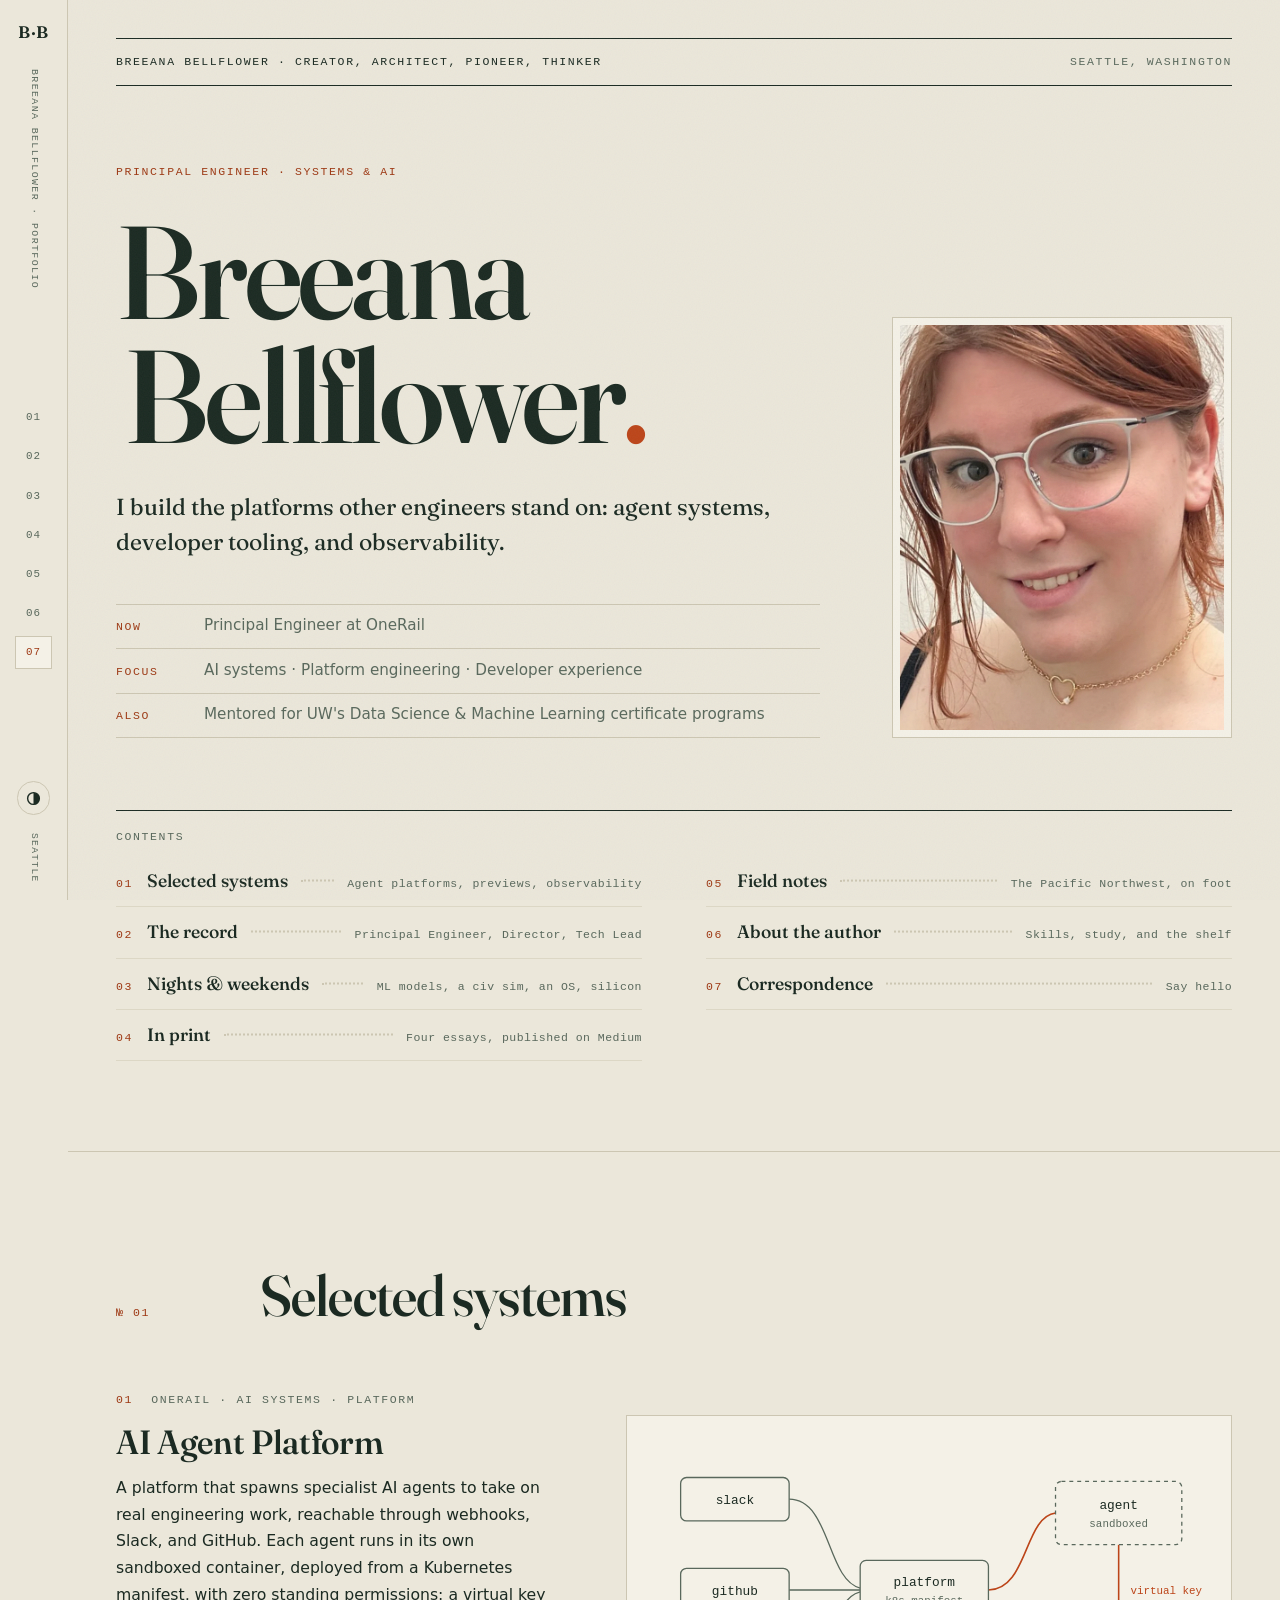
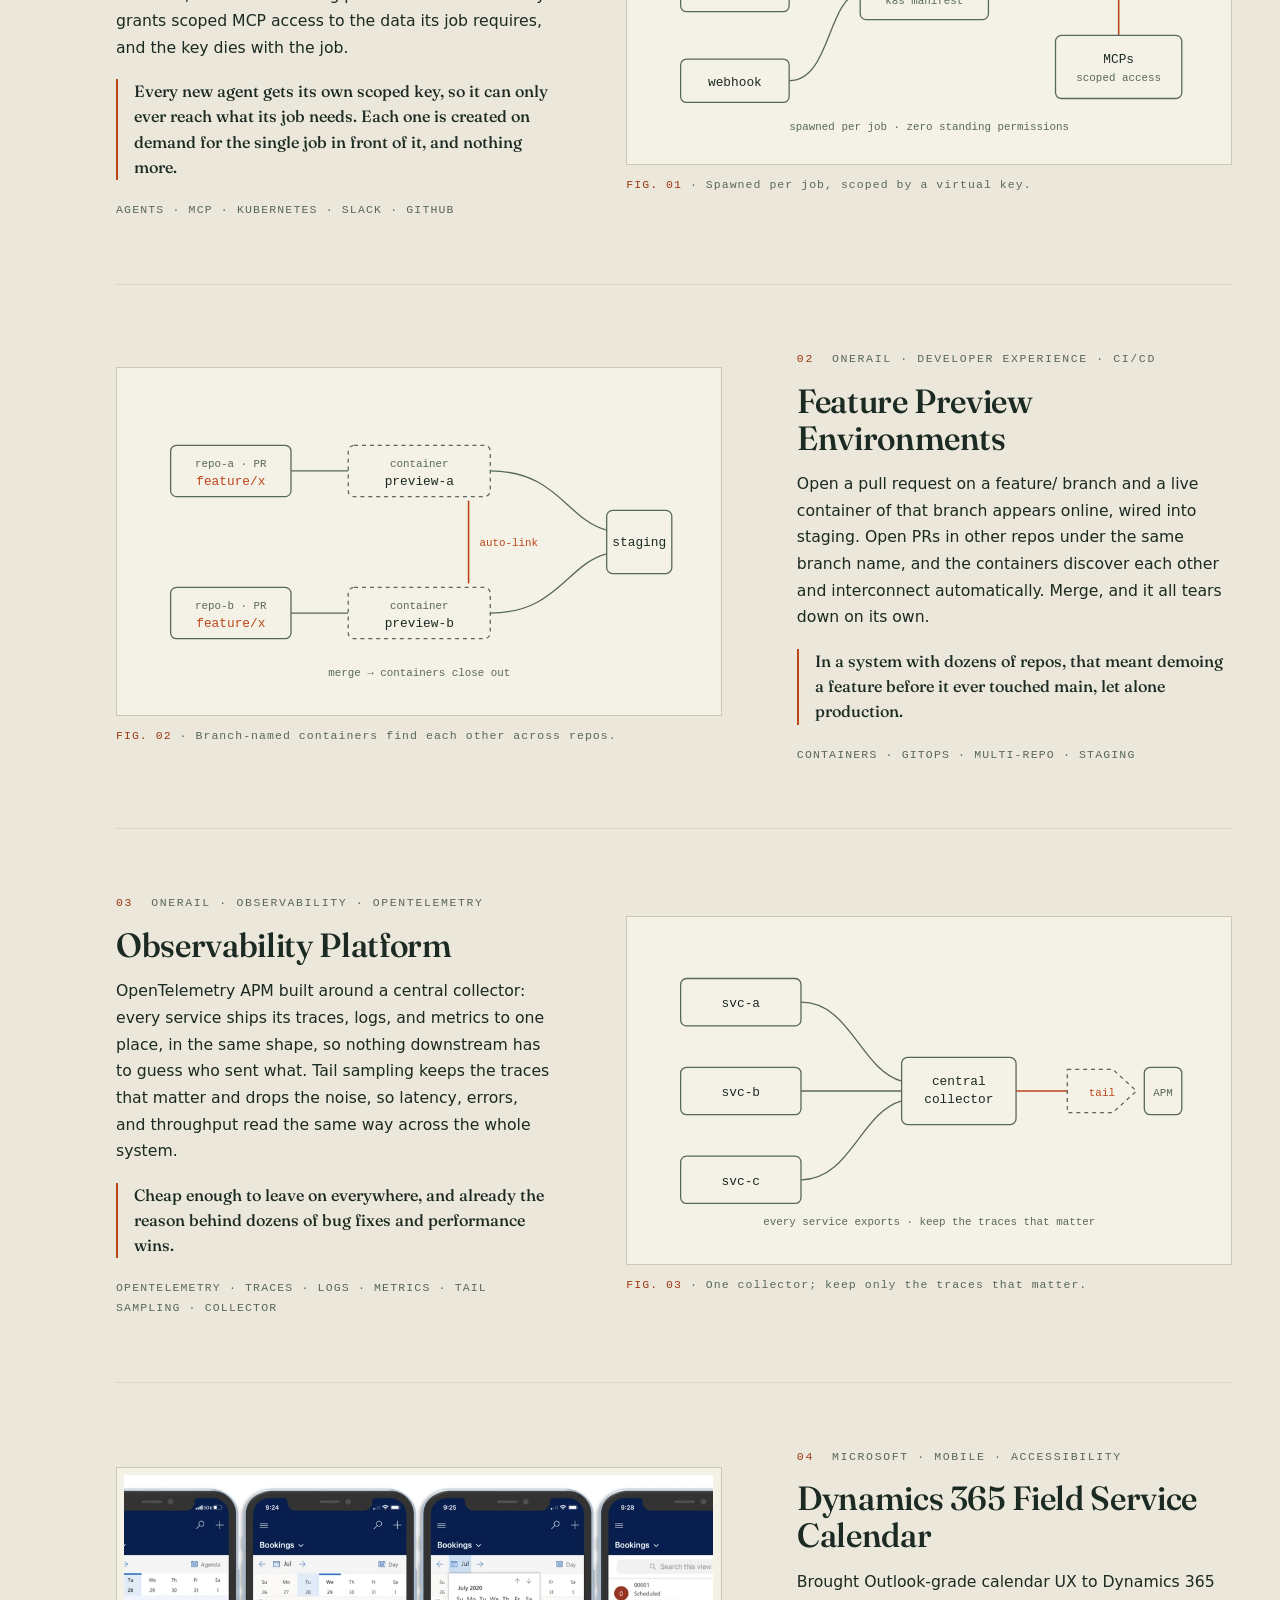
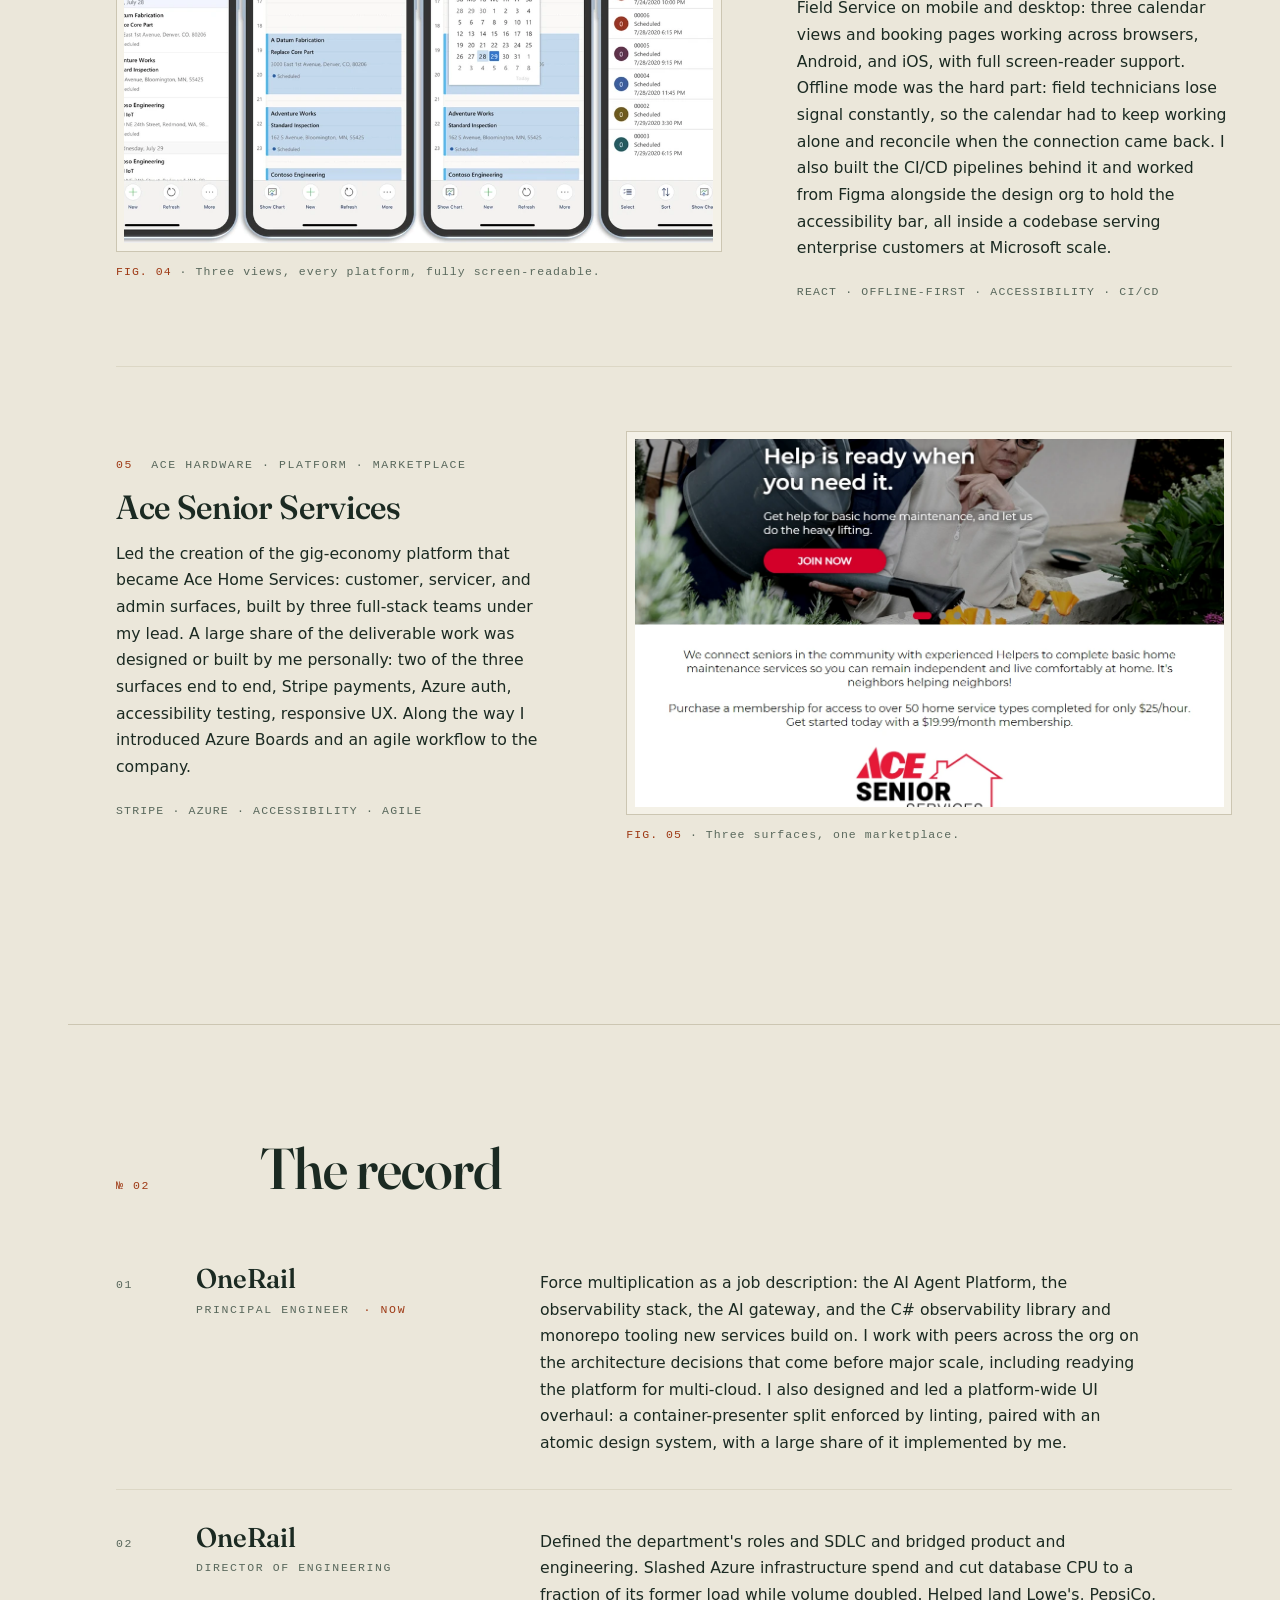
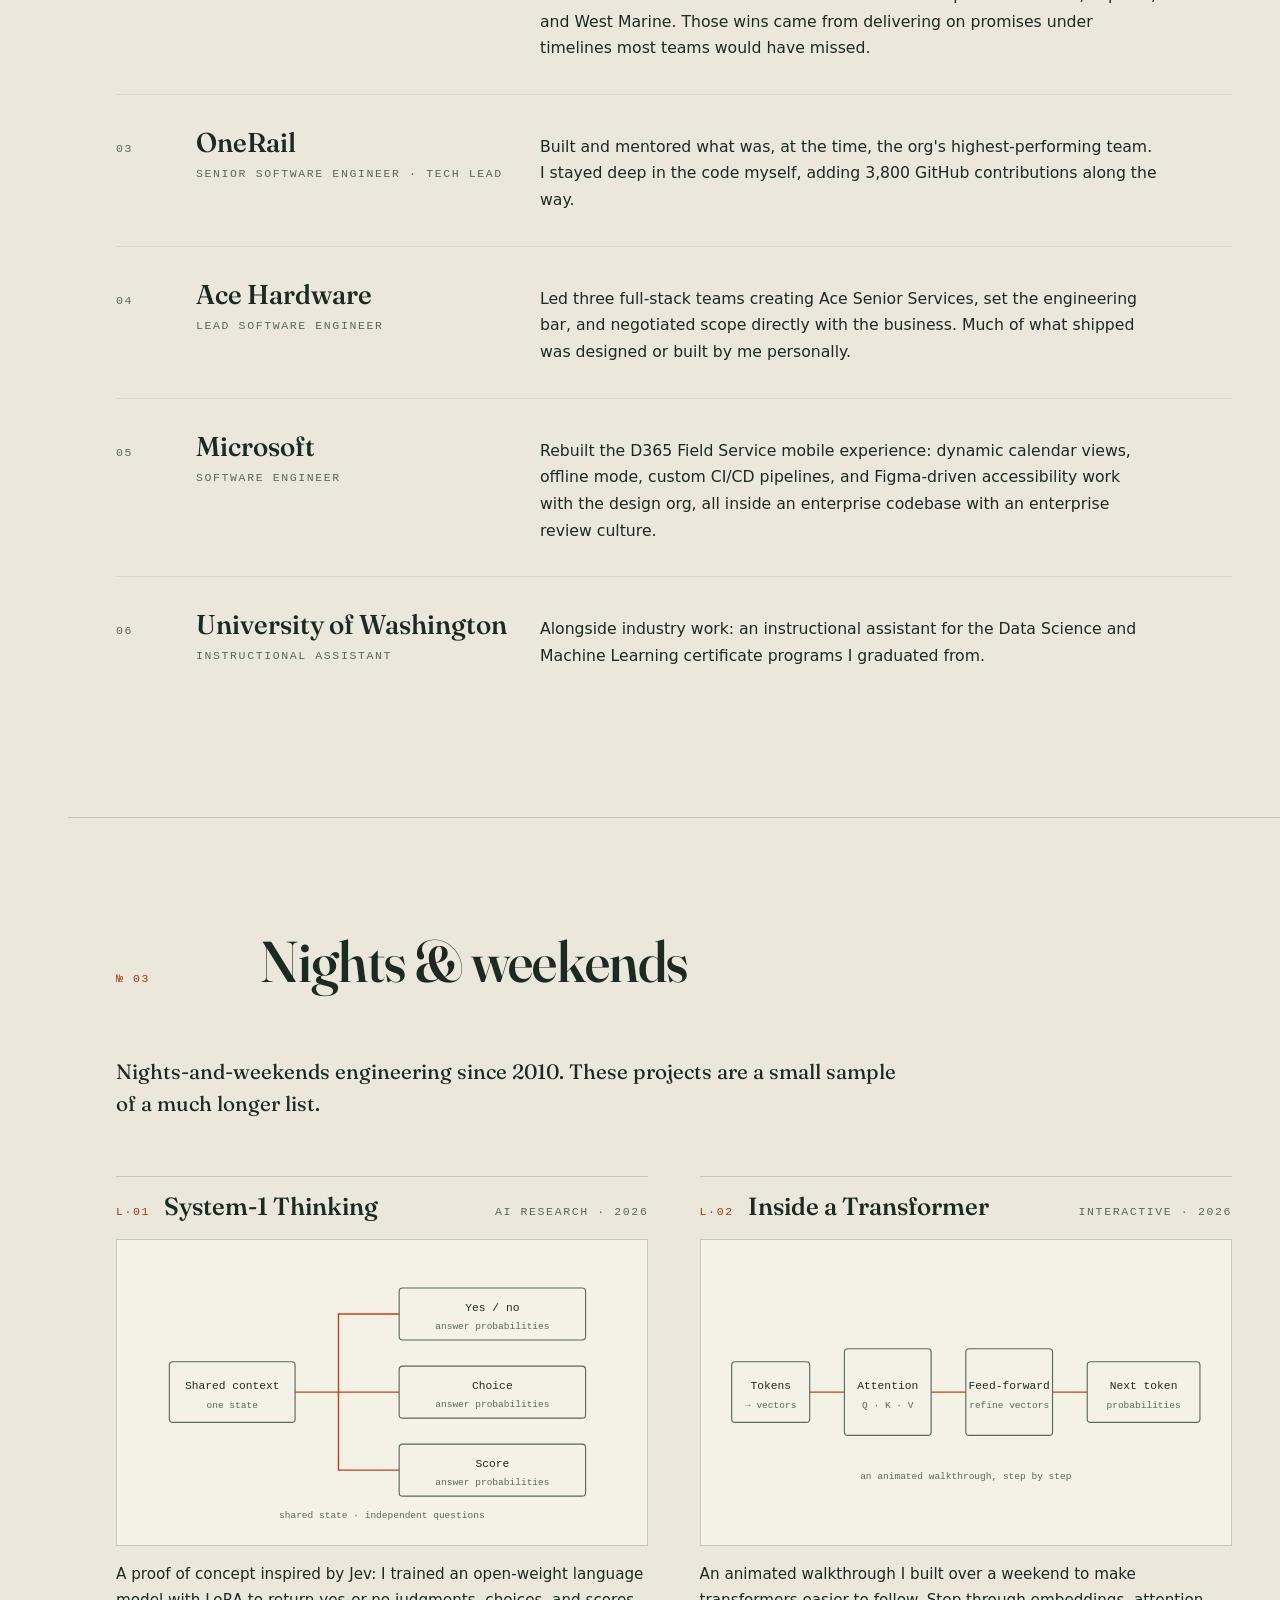
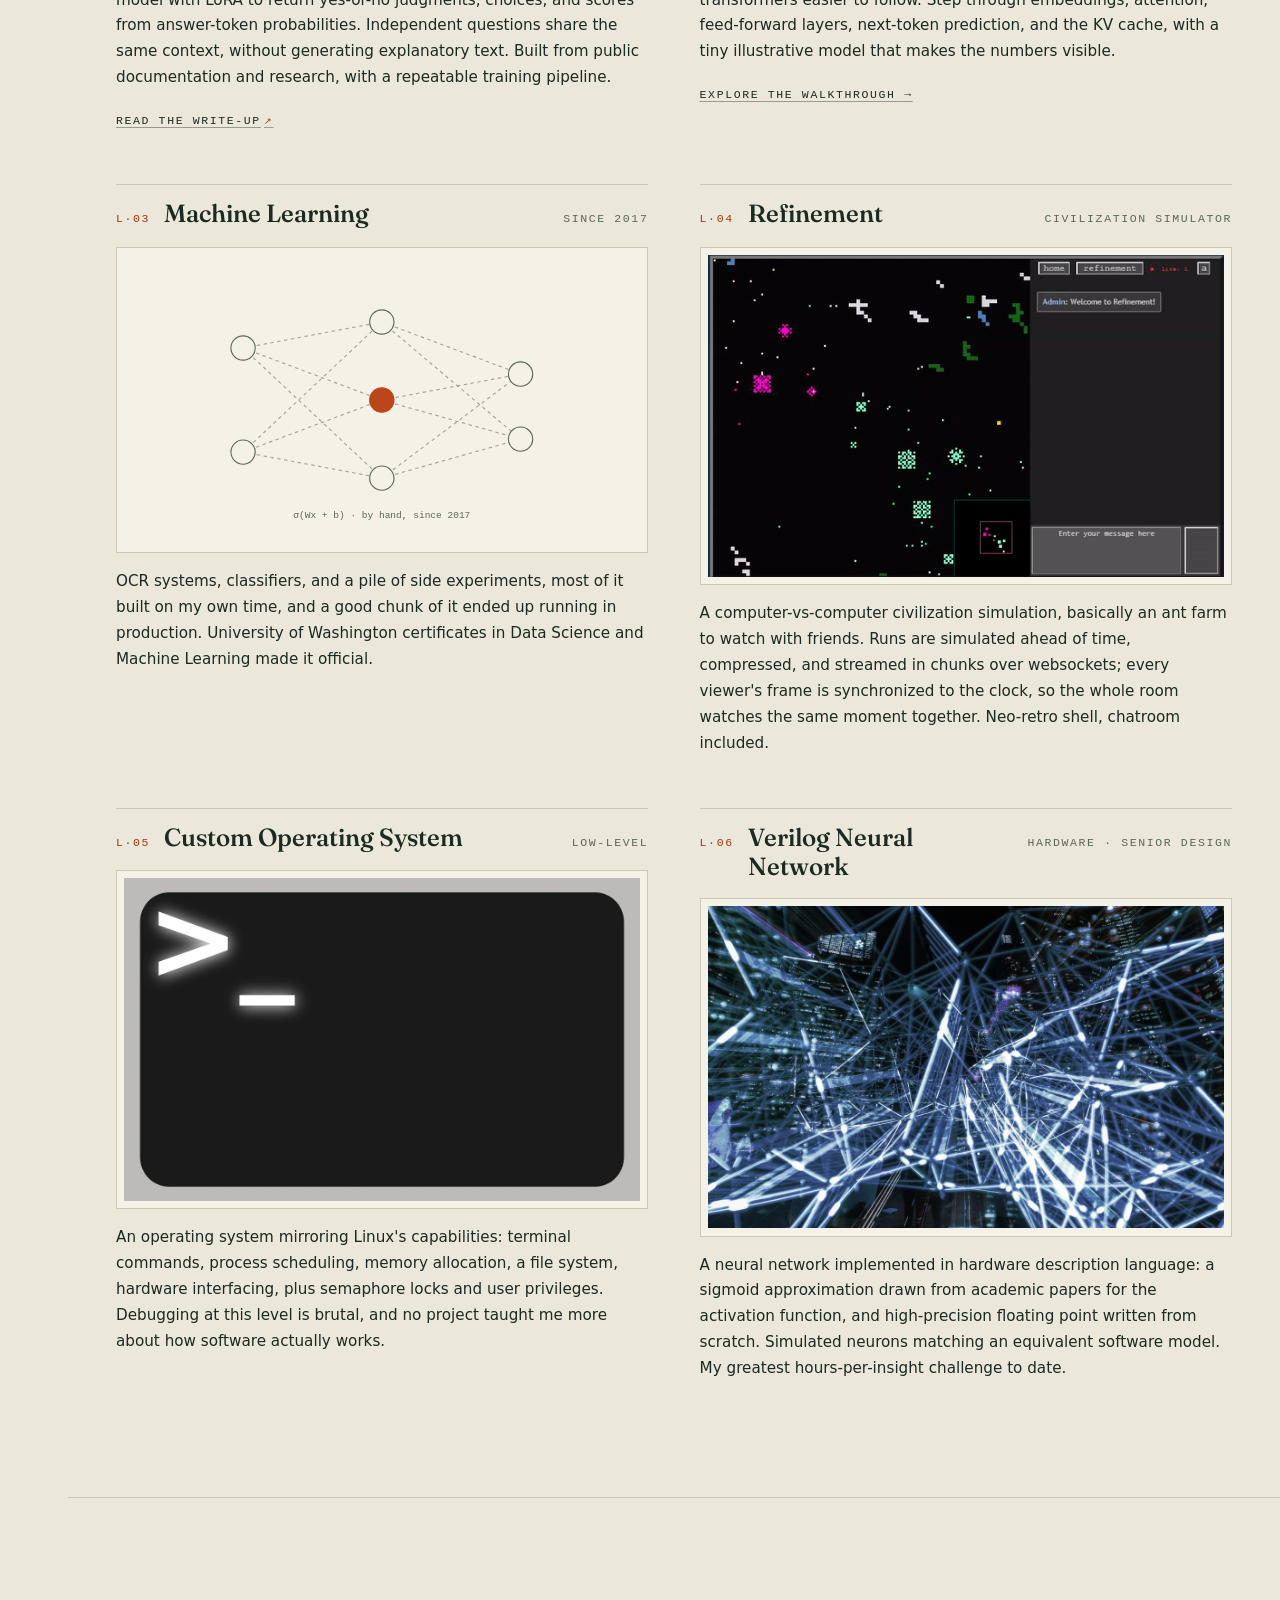
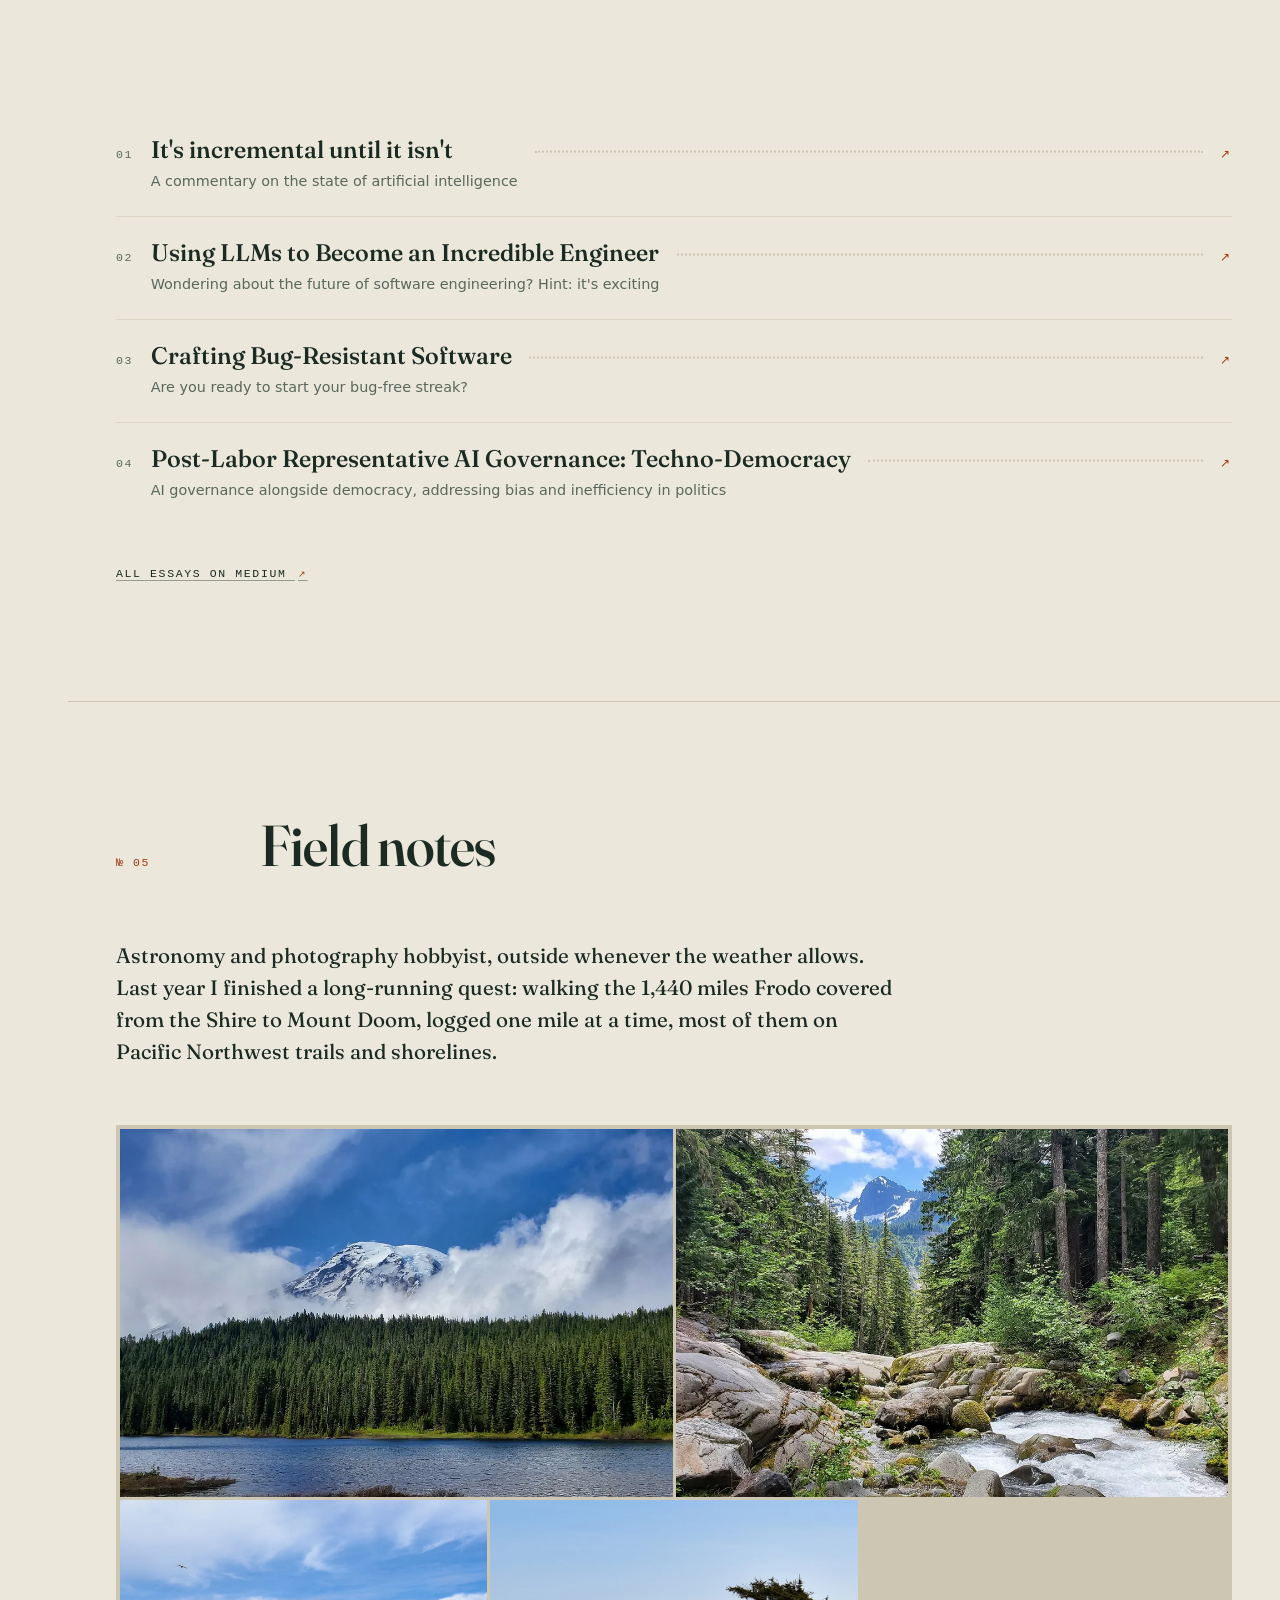
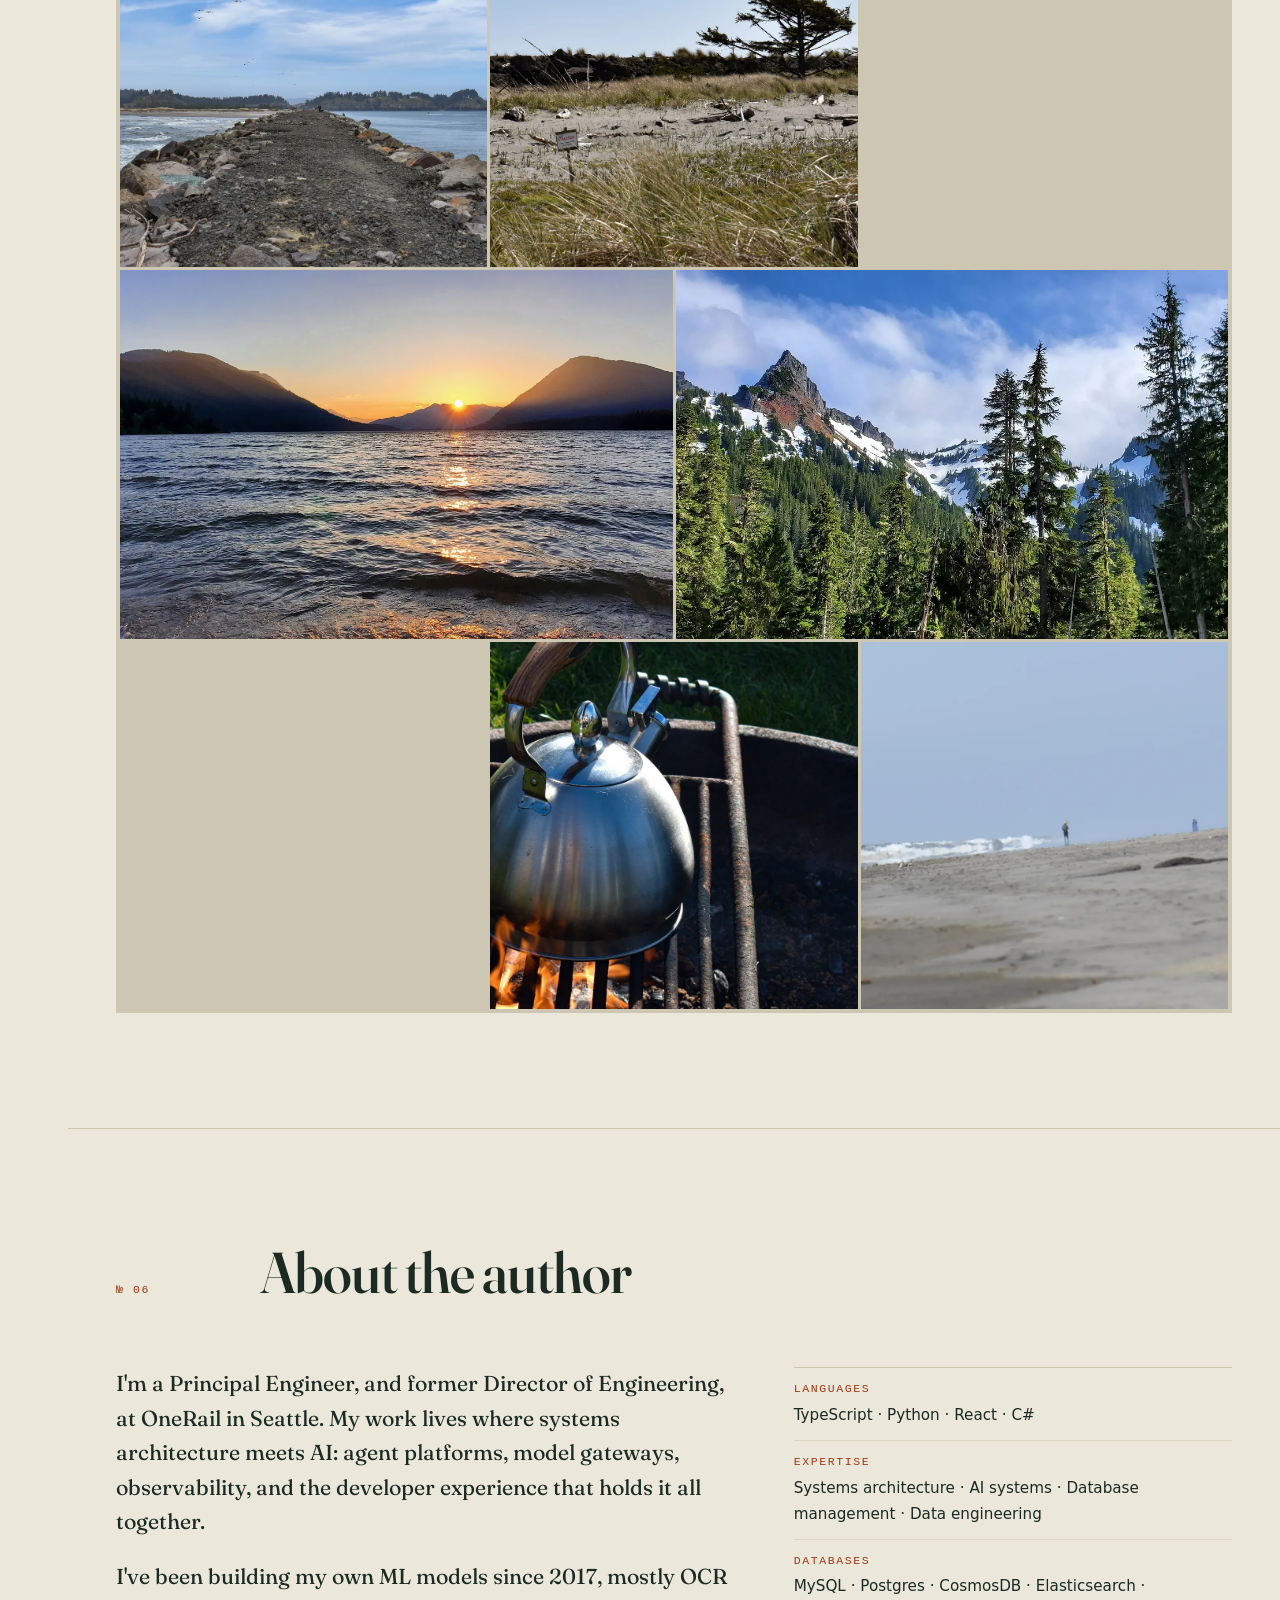
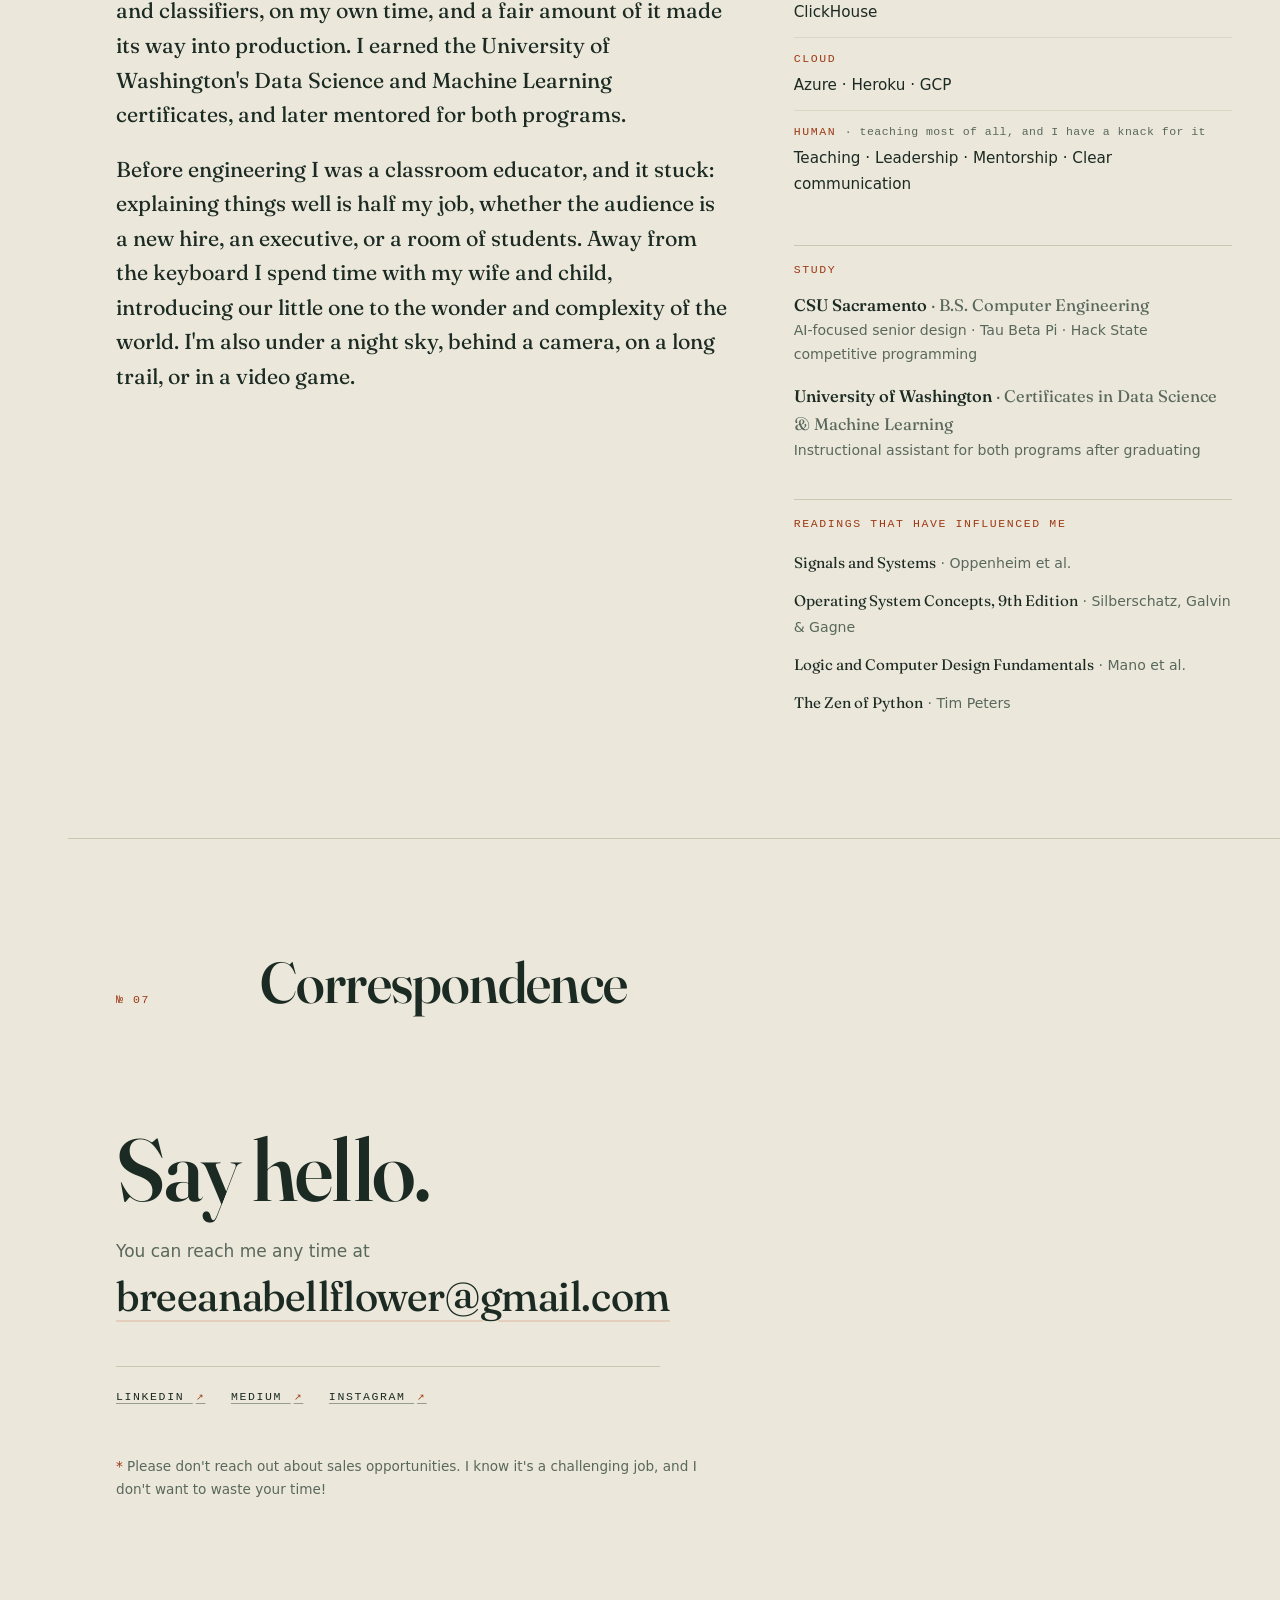
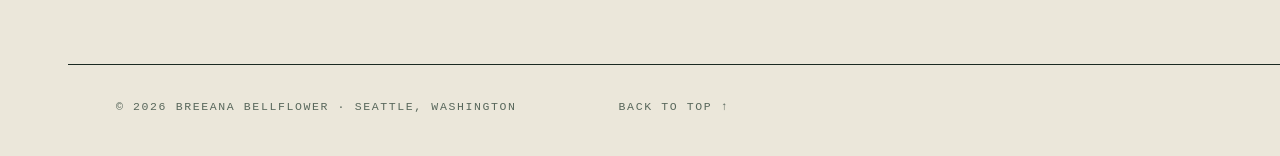
<file: index.html>
<!DOCTYPE html><html lang="en" data-astro-cid-5hce7sga> <head><meta charset="utf-8"><meta name="viewport" content="width=device-width, initial-scale=1"><title>Breeana Bellflower, Principal Engineer</title><meta name="description" content="Portfolio of Breeana Bellflower: Principal Engineer, systems architect, and AI/ML specialist in Seattle. Agent platforms, developer experience, and observability at scale."><link rel="canonical" href="https://breeanabellflower.com/"><link rel="icon" type="image/svg+xml" href="/favicon.svg"><link rel="preload" href="/fonts/fraunces-latin.woff2" as="font" type="font/woff2" crossorigin><meta property="og:type" content="website"><meta property="og:title" content="Breeana Bellflower, Principal Engineer"><meta property="og:description" content="Portfolio of Breeana Bellflower: Principal Engineer, systems architect, and AI/ML specialist in Seattle. Agent platforms, developer experience, and observability at scale."><meta property="og:url" content="https://breeanabellflower.com/"><meta property="og:image" content="https://breeanabellflower.com/og.png"><meta name="twitter:card" content="summary_large_image"><meta name="generator" content="Astro v4.16.19"><script>
      // Theme bootstrap: run before paint to avoid a flash of the wrong theme.
      (() => {
        const stored = localStorage.getItem("theme");
        const prefersDark = window.matchMedia("(prefers-color-scheme: dark)").matches;
        document.documentElement.dataset.theme = stored ?? (prefersDark ? "dark" : "light");
      })();
    </script><link rel="stylesheet" href="/_astro/index.C-UyrS09.css">
<link rel="stylesheet" href="/_astro/index.DuGyGYg9.css"><script type="module">document.querySelectorAll("[data-theme-toggle]").forEach(e=>e.addEventListener("click",()=>{const t=document.documentElement.dataset.theme==="dark"?"light":"dark";document.documentElement.dataset.theme=t,localStorage.setItem("theme",t)}));const r=document.querySelector("[data-index-overlay]"),a=document.querySelector("[data-index-open]"),d=document.querySelector("[data-index-close]"),n=e=>{r?.classList.toggle("is-open",e),a?.setAttribute("aria-expanded",String(e)),document.body.classList.toggle("no-scroll",e),e?d?.focus():a?.focus()};a?.addEventListener("click",()=>n(!0));d?.addEventListener("click",()=>n(!1));r?.addEventListener("click",e=>{e.target.closest("a")&&n(!1)});document.addEventListener("keydown",e=>{e.key==="Escape"&&r?.classList.contains("is-open")&&n(!1)});const c=new Map;document.querySelectorAll("[data-spy]").forEach(e=>{const t=e.getAttribute("data-spy");c.set(t,[...c.get(t)??[],e])});if(c.size){const e=new IntersectionObserver(t=>{for(const s of t)s.isIntersecting&&(document.querySelectorAll("[data-spy].is-active").forEach(o=>o.classList.remove("is-active")),c.get(s.target.id)?.forEach(o=>o.classList.add("is-active")))},{rootMargin:"-40% 0px -55% 0px"});c.forEach((t,s)=>{const o=document.getElementById(s);o&&e.observe(o)})}const i=document.querySelectorAll("[data-progress]");if(i.length){let e=!1;const t=()=>{const s=document.documentElement,o=s.scrollHeight-s.clientHeight,u=o>0?s.scrollTop/o:0;i.forEach(m=>m.style.setProperty("--p",String(u))),e=!1};addEventListener("scroll",()=>{e||(e=!0,requestAnimationFrame(t))},{passive:!0}),t()}const l=document.querySelectorAll("[data-reveal]");if(window.matchMedia("(prefers-reduced-motion: reduce)").matches)l.forEach(e=>e.classList.add("is-visible"));else{const e=new IntersectionObserver(t=>{for(const s of t)s.isIntersecting&&(s.target.classList.add("is-visible"),e.unobserve(s.target))},{rootMargin:"0px 0px -8% 0px"});l.forEach(t=>e.observe(t))}
</script></head> <body data-astro-cid-5hce7sga> <a class="skip-link" href="#main" data-astro-cid-5hce7sga>Skip to content</a> <aside class="spine" data-astro-cid-vevxbnpu> <a class="monogram serif" href="#top" aria-label="Back to top" data-astro-cid-vevxbnpu>B·B</a> <span class="spine-name mono" aria-hidden="true" data-astro-cid-vevxbnpu>Breeana Bellflower · Portfolio</span> <nav class="spine-nav" aria-label="Sections" data-astro-cid-vevxbnpu> <ul data-astro-cid-vevxbnpu> <li data-astro-cid-vevxbnpu> <a href="#systems" data-spy="systems" aria-label="01: Selected systems" data-astro-cid-vevxbnpu> <span class="num mono" data-astro-cid-vevxbnpu>01</span> <span class="lbl mono" data-astro-cid-vevxbnpu>Systems</span> </a> </li><li data-astro-cid-vevxbnpu> <a href="#record" data-spy="record" aria-label="02: The record" data-astro-cid-vevxbnpu> <span class="num mono" data-astro-cid-vevxbnpu>02</span> <span class="lbl mono" data-astro-cid-vevxbnpu>Record</span> </a> </li><li data-astro-cid-vevxbnpu> <a href="#lab" data-spy="lab" aria-label="03: Nights &#38; weekends" data-astro-cid-vevxbnpu> <span class="num mono" data-astro-cid-vevxbnpu>03</span> <span class="lbl mono" data-astro-cid-vevxbnpu>Lab</span> </a> </li><li data-astro-cid-vevxbnpu> <a href="#writing" data-spy="writing" aria-label="04: In print" data-astro-cid-vevxbnpu> <span class="num mono" data-astro-cid-vevxbnpu>04</span> <span class="lbl mono" data-astro-cid-vevxbnpu>Writing</span> </a> </li><li data-astro-cid-vevxbnpu> <a href="#field" data-spy="field" aria-label="05: Field notes" data-astro-cid-vevxbnpu> <span class="num mono" data-astro-cid-vevxbnpu>05</span> <span class="lbl mono" data-astro-cid-vevxbnpu>Field</span> </a> </li><li data-astro-cid-vevxbnpu> <a href="#about" data-spy="about" aria-label="06: About the author" data-astro-cid-vevxbnpu> <span class="num mono" data-astro-cid-vevxbnpu>06</span> <span class="lbl mono" data-astro-cid-vevxbnpu>About</span> </a> </li><li data-astro-cid-vevxbnpu> <a href="#contact" data-spy="contact" aria-label="07: Correspondence" data-astro-cid-vevxbnpu> <span class="num mono" data-astro-cid-vevxbnpu>07</span> <span class="lbl mono" data-astro-cid-vevxbnpu>Contact</span> </a> </li> </ul> </nav> <div class="spine-foot" data-astro-cid-vevxbnpu> <button class="ctl" type="button" data-theme-toggle aria-label="Toggle color theme" title="Toggle color theme" data-astro-cid-vevxbnpu> <svg width="15" height="15" viewBox="0 0 16 16" fill="none" aria-hidden="true" data-astro-cid-vevxbnpu> <circle cx="8" cy="8" r="6.25" stroke="currentColor" stroke-width="1.5" data-astro-cid-vevxbnpu></circle> <path d="M8 1.75 A 6.25 6.25 0 0 1 8 14.25 Z" fill="currentColor" data-astro-cid-vevxbnpu></path> </svg> </button> <span class="coords mono" aria-hidden="true" data-astro-cid-vevxbnpu>Seattle</span> </div> <span class="progress" data-progress aria-hidden="true" data-astro-cid-vevxbnpu></span> </aside> <header class="masthead" data-astro-cid-vevxbnpu> <a class="mast-name serif" href="#top" data-astro-cid-vevxbnpu>Breeana Bellflower</a> <div class="mast-ctls" data-astro-cid-vevxbnpu> <button class="ctl" type="button" data-theme-toggle aria-label="Toggle color theme" title="Toggle color theme" data-astro-cid-vevxbnpu> <svg width="15" height="15" viewBox="0 0 16 16" fill="none" aria-hidden="true" data-astro-cid-vevxbnpu> <circle cx="8" cy="8" r="6.25" stroke="currentColor" stroke-width="1.5" data-astro-cid-vevxbnpu></circle> <path d="M8 1.75 A 6.25 6.25 0 0 1 8 14.25 Z" fill="currentColor" data-astro-cid-vevxbnpu></path> </svg> </button> <button class="index-btn mono" type="button" data-index-open aria-expanded="false" data-astro-cid-vevxbnpu>
Index
</button> </div> <span class="progress" data-progress aria-hidden="true" data-astro-cid-vevxbnpu></span> </header> <div class="index-overlay" data-index-overlay data-astro-cid-vevxbnpu> <div class="index-top" data-astro-cid-vevxbnpu> <span class="mono" data-astro-cid-vevxbnpu>Breeana Bellflower</span> <button class="index-btn mono" type="button" data-index-close data-astro-cid-vevxbnpu>Close</button> </div> <nav aria-label="Index" data-astro-cid-vevxbnpu> <ol class="index-list" data-astro-cid-vevxbnpu> <li data-astro-cid-vevxbnpu> <a href="#systems" data-spy="systems" data-astro-cid-vevxbnpu> <span class="no mono" data-astro-cid-vevxbnpu>01</span> <span class="t serif" data-astro-cid-vevxbnpu>Selected systems</span> </a> </li><li data-astro-cid-vevxbnpu> <a href="#record" data-spy="record" data-astro-cid-vevxbnpu> <span class="no mono" data-astro-cid-vevxbnpu>02</span> <span class="t serif" data-astro-cid-vevxbnpu>The record</span> </a> </li><li data-astro-cid-vevxbnpu> <a href="#lab" data-spy="lab" data-astro-cid-vevxbnpu> <span class="no mono" data-astro-cid-vevxbnpu>03</span> <span class="t serif" data-astro-cid-vevxbnpu>Nights &amp; weekends</span> </a> </li><li data-astro-cid-vevxbnpu> <a href="#writing" data-spy="writing" data-astro-cid-vevxbnpu> <span class="no mono" data-astro-cid-vevxbnpu>04</span> <span class="t serif" data-astro-cid-vevxbnpu>In print</span> </a> </li><li data-astro-cid-vevxbnpu> <a href="#field" data-spy="field" data-astro-cid-vevxbnpu> <span class="no mono" data-astro-cid-vevxbnpu>05</span> <span class="t serif" data-astro-cid-vevxbnpu>Field notes</span> </a> </li><li data-astro-cid-vevxbnpu> <a href="#about" data-spy="about" data-astro-cid-vevxbnpu> <span class="no mono" data-astro-cid-vevxbnpu>06</span> <span class="t serif" data-astro-cid-vevxbnpu>About the author</span> </a> </li><li data-astro-cid-vevxbnpu> <a href="#contact" data-spy="contact" data-astro-cid-vevxbnpu> <span class="no mono" data-astro-cid-vevxbnpu>07</span> <span class="t serif" data-astro-cid-vevxbnpu>Correspondence</span> </a> </li> </ol> </nav> <div class="index-foot" data-astro-cid-vevxbnpu> <div class="index-socials" data-astro-cid-vevxbnpu> <a class="mono ext" href="https://www.linkedin.com/in/breeana-bellflower/" rel="me noopener" target="_blank" data-astro-cid-vevxbnpu> LinkedIn </a><a class="mono ext" href="https://medium.com/@breeanabellflower" rel="me noopener" target="_blank" data-astro-cid-vevxbnpu> Medium </a><a class="mono ext" href="https://www.instagram.com/breeanabellflower/" rel="me noopener" target="_blank" data-astro-cid-vevxbnpu> Instagram </a> </div> <span class="mono coords-line" data-astro-cid-vevxbnpu>47.61° N · 122.33° W</span> </div> </div>  <div class="page" data-astro-cid-5hce7sga> <main id="main" data-astro-cid-5hce7sga>  <section class="cover" id="top" aria-label="Cover" data-astro-cid-e5kvktnr> <div class="container" data-astro-cid-e5kvktnr> <p class="mast mono" data-astro-cid-e5kvktnr> <span data-astro-cid-e5kvktnr>Breeana Bellflower · Creator, Architect, Pioneer, Thinker</span> <span data-astro-cid-e5kvktnr>Seattle, Washington</span> </p> <div class="cover-grid" data-astro-cid-e5kvktnr> <div class="cover-main" data-astro-cid-e5kvktnr> <p class="kicker mono" data-reveal data-astro-cid-e5kvktnr>Principal Engineer · Systems &amp; AI</p> <h1 data-reveal style="--reveal-delay: 0.05s" data-astro-cid-e5kvktnr> <span class="line" data-astro-cid-e5kvktnr>Breeana</span> <span class="line l2" data-astro-cid-e5kvktnr>Bellflower<span class="dot" data-astro-cid-e5kvktnr>.</span></span> </h1> <p class="deck serif" data-reveal style="--reveal-delay: 0.12s" data-astro-cid-e5kvktnr>I build the platforms other engineers stand on: agent systems, developer tooling, and observability.</p> <dl class="cover-meta" data-reveal style="--reveal-delay: 0.18s" data-astro-cid-e5kvktnr> <div class="meta-row" data-astro-cid-e5kvktnr> <dt class="mono" data-astro-cid-e5kvktnr>Now</dt> <dd data-astro-cid-e5kvktnr>Principal Engineer at OneRail</dd> </div><div class="meta-row" data-astro-cid-e5kvktnr> <dt class="mono" data-astro-cid-e5kvktnr>Focus</dt> <dd data-astro-cid-e5kvktnr>AI systems · Platform engineering · Developer experience</dd> </div><div class="meta-row" data-astro-cid-e5kvktnr> <dt class="mono" data-astro-cid-e5kvktnr>Also</dt> <dd data-astro-cid-e5kvktnr>Mentored for UW&#39;s Data Science &amp; Machine Learning certificate programs</dd> </div> </dl> </div> <figure class="portrait" data-reveal style="--reveal-delay: 0.1s" data-astro-cid-e5kvktnr> <div class="plate" data-astro-cid-e5kvktnr> <img src="/images/breeana.webp" alt="Portrait of Breeana Bellflower" width="900" height="900" fetchpriority="high" decoding="async" data-astro-cid-e5kvktnr> </div> </figure> </div> <nav class="toc" aria-label="Contents" data-reveal data-astro-cid-e5kvktnr> <p class="toc-title mono" data-astro-cid-e5kvktnr>Contents</p> <ol data-astro-cid-e5kvktnr> <li data-astro-cid-e5kvktnr> <a href="#systems" data-astro-cid-e5kvktnr> <span class="no mono" data-astro-cid-e5kvktnr>01</span> <span class="t serif" data-astro-cid-e5kvktnr>Selected systems</span> <span class="leader" aria-hidden="true" data-astro-cid-e5kvktnr></span> <span class="d mono" data-astro-cid-e5kvktnr>Agent platforms, previews, observability</span> </a> </li><li data-astro-cid-e5kvktnr> <a href="#record" data-astro-cid-e5kvktnr> <span class="no mono" data-astro-cid-e5kvktnr>02</span> <span class="t serif" data-astro-cid-e5kvktnr>The record</span> <span class="leader" aria-hidden="true" data-astro-cid-e5kvktnr></span> <span class="d mono" data-astro-cid-e5kvktnr>Principal Engineer, Director, Tech Lead</span> </a> </li><li data-astro-cid-e5kvktnr> <a href="#lab" data-astro-cid-e5kvktnr> <span class="no mono" data-astro-cid-e5kvktnr>03</span> <span class="t serif" data-astro-cid-e5kvktnr>Nights &amp; weekends</span> <span class="leader" aria-hidden="true" data-astro-cid-e5kvktnr></span> <span class="d mono" data-astro-cid-e5kvktnr>ML models, a civ sim, an OS, silicon</span> </a> </li><li data-astro-cid-e5kvktnr> <a href="#writing" data-astro-cid-e5kvktnr> <span class="no mono" data-astro-cid-e5kvktnr>04</span> <span class="t serif" data-astro-cid-e5kvktnr>In print</span> <span class="leader" aria-hidden="true" data-astro-cid-e5kvktnr></span> <span class="d mono" data-astro-cid-e5kvktnr>Four essays, published on Medium</span> </a> </li><li data-astro-cid-e5kvktnr> <a href="#field" data-astro-cid-e5kvktnr> <span class="no mono" data-astro-cid-e5kvktnr>05</span> <span class="t serif" data-astro-cid-e5kvktnr>Field notes</span> <span class="leader" aria-hidden="true" data-astro-cid-e5kvktnr></span> <span class="d mono" data-astro-cid-e5kvktnr>The Pacific Northwest, on foot</span> </a> </li><li data-astro-cid-e5kvktnr> <a href="#about" data-astro-cid-e5kvktnr> <span class="no mono" data-astro-cid-e5kvktnr>06</span> <span class="t serif" data-astro-cid-e5kvktnr>About the author</span> <span class="leader" aria-hidden="true" data-astro-cid-e5kvktnr></span> <span class="d mono" data-astro-cid-e5kvktnr>Skills, study, and the shelf</span> </a> </li><li data-astro-cid-e5kvktnr> <a href="#contact" data-astro-cid-e5kvktnr> <span class="no mono" data-astro-cid-e5kvktnr>07</span> <span class="t serif" data-astro-cid-e5kvktnr>Correspondence</span> <span class="leader" aria-hidden="true" data-astro-cid-e5kvktnr></span> <span class="d mono" data-astro-cid-e5kvktnr>Say hello</span> </a> </li> </ol> </nav> </div> </section>  <section id="systems" class="sec" aria-labelledby="systems-title"> <div class="container"> <header class="sec-head" data-reveal> <span class="sec-no mono">№ 01</span> <h2 id="systems-title">Selected systems</h2> </header>  <div class="spreads" data-astro-cid-wkx7uqji> <article class="spread" data-reveal data-astro-cid-wkx7uqji> <div class="text" data-astro-cid-wkx7uqji> <p class="kicker mono" data-astro-cid-wkx7uqji> <span class="no" data-astro-cid-wkx7uqji>01</span> OneRail · AI Systems · Platform </p> <h3 class="serif" data-astro-cid-wkx7uqji>AI Agent Platform</h3> <p class="body" data-astro-cid-wkx7uqji>A platform that spawns specialist AI agents to take on real engineering work, reachable through webhooks, Slack, and GitHub. Each agent runs in its own sandboxed container, deployed from a Kubernetes manifest, with zero standing permissions: a virtual key grants scoped MCP access to the data its job requires, and the key dies with the job.</p> <p class="impact serif" data-astro-cid-wkx7uqji>Every new agent gets its own scoped key, so it can only ever reach what its job needs. Each one is created on demand for the single job in front of it, and nothing more.</p> <p class="tags mono" data-astro-cid-wkx7uqji>Agents · MCP · Kubernetes · Slack · GitHub</p> </div> <figure class="fig" data-astro-cid-wkx7uqji> <div class="plate is-diagram" data-astro-cid-wkx7uqji> <svg viewBox="0 0 560 300" role="img" aria-label="Diagram: Slack, GitHub, and webhooks reach the agent platform, which spawns a sandboxed agent whose virtual key unlocks scoped MCP access" data-astro-cid-uwvadgfv><g class="wire" data-astro-cid-uwvadgfv><path d="M138 58 C 180 58 176 140 210 148" data-astro-cid-uwvadgfv></path><path d="M138 150 H 210" data-astro-cid-uwvadgfv></path><path d="M138 242 C 180 242 176 160 210 152" data-astro-cid-uwvadgfv></path><path d="M340 150 C 380 150 376 76 408 72" class="accent" data-astro-cid-uwvadgfv></path><path d="M472 104 V 196" class="accent" data-astro-cid-uwvadgfv></path></g><g class="box" data-astro-cid-uwvadgfv><rect x="28" y="36" width="110" height="44" rx="6" data-astro-cid-uwvadgfv></rect><rect x="28" y="128" width="110" height="44" rx="6" data-astro-cid-uwvadgfv></rect><rect x="28" y="220" width="110" height="44" rx="6" data-astro-cid-uwvadgfv></rect><rect x="210" y="120" width="130" height="60" rx="6" data-astro-cid-uwvadgfv></rect><rect x="408" y="40" width="128" height="64" rx="6" class="dashed" data-astro-cid-uwvadgfv></rect><rect x="408" y="196" width="128" height="64" rx="6" data-astro-cid-uwvadgfv></rect></g><g class="label" data-astro-cid-uwvadgfv><text x="83" y="63" text-anchor="middle" data-astro-cid-uwvadgfv>slack</text><text x="83" y="155" text-anchor="middle" data-astro-cid-uwvadgfv>github</text><text x="83" y="247" text-anchor="middle" data-astro-cid-uwvadgfv>webhook</text><text x="275" y="146" text-anchor="middle" data-astro-cid-uwvadgfv>platform</text><text x="275" y="164" text-anchor="middle" class="small" data-astro-cid-uwvadgfv>k8s manifest</text><text x="472" y="68" text-anchor="middle" data-astro-cid-uwvadgfv>agent</text><text x="472" y="86" text-anchor="middle" class="small" data-astro-cid-uwvadgfv>sandboxed</text><text x="484" y="154" text-anchor="start" class="small accent-t" data-astro-cid-uwvadgfv>virtual key</text><text x="472" y="224" text-anchor="middle" data-astro-cid-uwvadgfv>MCPs</text><text x="472" y="242" text-anchor="middle" class="small" data-astro-cid-uwvadgfv>scoped access</text><text x="280" y="292" text-anchor="middle" class="small" data-astro-cid-uwvadgfv>spawned per job · zero standing permissions</text></g></svg> </div> <figcaption class="figcap mono" data-astro-cid-wkx7uqji> <span class="fig-no" data-astro-cid-wkx7uqji>Fig. 01</span> · Spawned per job, scoped by a virtual key. </figcaption> </figure> </article><article class="spread" data-reveal data-astro-cid-wkx7uqji> <div class="text" data-astro-cid-wkx7uqji> <p class="kicker mono" data-astro-cid-wkx7uqji> <span class="no" data-astro-cid-wkx7uqji>02</span> OneRail · Developer Experience · CI/CD </p> <h3 class="serif" data-astro-cid-wkx7uqji>Feature Preview Environments</h3> <p class="body" data-astro-cid-wkx7uqji>Open a pull request on a feature/ branch and a live container of that branch appears online, wired into staging. Open PRs in other repos under the same branch name, and the containers discover each other and interconnect automatically. Merge, and it all tears down on its own.</p> <p class="impact serif" data-astro-cid-wkx7uqji>In a system with dozens of repos, that meant demoing a feature before it ever touched main, let alone production.</p> <p class="tags mono" data-astro-cid-wkx7uqji>Containers · GitOps · Multi-repo · Staging</p> </div> <figure class="fig" data-astro-cid-wkx7uqji> <div class="plate is-diagram" data-astro-cid-wkx7uqji> <svg viewBox="0 0 560 300" role="img" aria-label="Diagram: feature branch PRs spawn interconnected preview containers wired to staging; merge tears them down" data-astro-cid-uwvadgfv><g class="wire" data-astro-cid-uwvadgfv><path d="M150 78 H 208" data-astro-cid-uwvadgfv></path><path d="M150 222 H 208" data-astro-cid-uwvadgfv></path><path d="M330 108 V 192" class="accent" data-astro-cid-uwvadgfv></path><path d="M352 78 C 420 78 430 128 470 138" data-astro-cid-uwvadgfv></path><path d="M352 222 C 420 222 430 172 470 162" data-astro-cid-uwvadgfv></path></g><g class="box" data-astro-cid-uwvadgfv><rect x="28" y="52" width="122" height="52" rx="6" data-astro-cid-uwvadgfv></rect><rect x="28" y="196" width="122" height="52" rx="6" data-astro-cid-uwvadgfv></rect><rect x="208" y="52" width="144" height="52" rx="6" class="dashed" data-astro-cid-uwvadgfv></rect><rect x="208" y="196" width="144" height="52" rx="6" class="dashed" data-astro-cid-uwvadgfv></rect><rect x="470" y="118" width="66" height="64" rx="6" data-astro-cid-uwvadgfv></rect></g><g class="label" data-astro-cid-uwvadgfv><text x="89" y="74" text-anchor="middle" class="small" data-astro-cid-uwvadgfv>repo-a · PR</text><text x="89" y="92" text-anchor="middle" class="accent-t" data-astro-cid-uwvadgfv>feature/x</text><text x="89" y="218" text-anchor="middle" class="small" data-astro-cid-uwvadgfv>repo-b · PR</text><text x="89" y="236" text-anchor="middle" class="accent-t" data-astro-cid-uwvadgfv>feature/x</text><text x="280" y="74" text-anchor="middle" class="small" data-astro-cid-uwvadgfv>container</text><text x="280" y="92" text-anchor="middle" data-astro-cid-uwvadgfv>preview-a</text><text x="280" y="218" text-anchor="middle" class="small" data-astro-cid-uwvadgfv>container</text><text x="280" y="236" text-anchor="middle" data-astro-cid-uwvadgfv>preview-b</text><text x="341" y="154" text-anchor="start" class="small accent-t" data-astro-cid-uwvadgfv>auto-link</text><text x="503" y="154" text-anchor="middle" data-astro-cid-uwvadgfv>staging</text><text x="280" y="286" text-anchor="middle" class="small" data-astro-cid-uwvadgfv>merge → containers close out</text></g></svg> </div> <figcaption class="figcap mono" data-astro-cid-wkx7uqji> <span class="fig-no" data-astro-cid-wkx7uqji>Fig. 02</span> · Branch-named containers find each other across repos. </figcaption> </figure> </article><article class="spread" data-reveal data-astro-cid-wkx7uqji> <div class="text" data-astro-cid-wkx7uqji> <p class="kicker mono" data-astro-cid-wkx7uqji> <span class="no" data-astro-cid-wkx7uqji>03</span> OneRail · Observability · OpenTelemetry </p> <h3 class="serif" data-astro-cid-wkx7uqji>Observability Platform</h3> <p class="body" data-astro-cid-wkx7uqji>OpenTelemetry APM built around a central collector: every service ships its traces, logs, and metrics to one place, in the same shape, so nothing downstream has to guess who sent what. Tail sampling keeps the traces that matter and drops the noise, so latency, errors, and throughput read the same way across the whole system.</p> <p class="impact serif" data-astro-cid-wkx7uqji>Cheap enough to leave on everywhere, and already the reason behind dozens of bug fixes and performance wins.</p> <p class="tags mono" data-astro-cid-wkx7uqji>OpenTelemetry · Traces · Logs · Metrics · Tail sampling · Collector</p> </div> <figure class="fig" data-astro-cid-wkx7uqji> <div class="plate is-diagram" data-astro-cid-wkx7uqji> <svg viewBox="0 0 560 300" role="img" aria-label="Diagram: services export telemetry to a central collector with tail sampling feeding APM" data-astro-cid-uwvadgfv><g class="wire" data-astro-cid-uwvadgfv><path d="M150 60 C 200 60 210 128 252 140" data-astro-cid-uwvadgfv></path><path d="M150 150 H 252" data-astro-cid-uwvadgfv></path><path d="M150 240 C 200 240 210 172 252 160" data-astro-cid-uwvadgfv></path><path d="M368 150 H 420" class="accent" data-astro-cid-uwvadgfv></path></g><g class="box" data-astro-cid-uwvadgfv><rect x="28" y="36" width="122" height="48" rx="6" data-astro-cid-uwvadgfv></rect><rect x="28" y="126" width="122" height="48" rx="6" data-astro-cid-uwvadgfv></rect><rect x="28" y="216" width="122" height="48" rx="6" data-astro-cid-uwvadgfv></rect><rect x="252" y="116" width="116" height="68" rx="6" data-astro-cid-uwvadgfv></rect><path d="M420 128 L 466 128 L 490 150 L 466 172 L 420 172 Z" class="dashed" data-astro-cid-uwvadgfv></path><rect x="498" y="126" width="38" height="48" rx="6" data-astro-cid-uwvadgfv></rect></g><g class="label" data-astro-cid-uwvadgfv><text x="89" y="65" text-anchor="middle" data-astro-cid-uwvadgfv>svc-a</text><text x="89" y="155" text-anchor="middle" data-astro-cid-uwvadgfv>svc-b</text><text x="89" y="245" text-anchor="middle" data-astro-cid-uwvadgfv>svc-c</text><text x="310" y="144" text-anchor="middle" data-astro-cid-uwvadgfv>central</text><text x="310" y="162" text-anchor="middle" data-astro-cid-uwvadgfv>collector</text><text x="455" y="155" text-anchor="middle" class="small accent-t" data-astro-cid-uwvadgfv>tail</text><text x="517" y="155" text-anchor="middle" class="small" data-astro-cid-uwvadgfv>APM</text><text x="280" y="286" text-anchor="middle" class="small" data-astro-cid-uwvadgfv>every service exports · keep the traces that matter</text></g></svg> </div> <figcaption class="figcap mono" data-astro-cid-wkx7uqji> <span class="fig-no" data-astro-cid-wkx7uqji>Fig. 03</span> · One collector; keep only the traces that matter. </figcaption> </figure> </article><article class="spread" data-reveal data-astro-cid-wkx7uqji> <div class="text" data-astro-cid-wkx7uqji> <p class="kicker mono" data-astro-cid-wkx7uqji> <span class="no" data-astro-cid-wkx7uqji>04</span> Microsoft · Mobile · Accessibility </p> <h3 class="serif" data-astro-cid-wkx7uqji>Dynamics 365 Field Service Calendar</h3> <p class="body" data-astro-cid-wkx7uqji>Brought Outlook-grade calendar UX to Dynamics 365 Field Service on mobile and desktop: three calendar views and booking pages working across browsers, Android, and iOS, with full screen-reader support. Offline mode was the hard part: field technicians lose signal constantly, so the calendar had to keep working alone and reconcile when the connection came back. I also built the CI/CD pipelines behind it and worked from Figma alongside the design org to hold the accessibility bar, all inside a codebase serving enterprise customers at Microsoft scale.</p>  <p class="tags mono" data-astro-cid-wkx7uqji>React · Offline-first · Accessibility · CI/CD</p> </div> <figure class="fig" data-astro-cid-wkx7uqji> <div class="plate " data-astro-cid-wkx7uqji> <img src="/images/d365.webp" alt="Field Service booking calendar on a mobile device" loading="lazy" decoding="async" data-astro-cid-wkx7uqji> </div> <figcaption class="figcap mono" data-astro-cid-wkx7uqji> <span class="fig-no" data-astro-cid-wkx7uqji>Fig. 04</span> · Three views, every platform, fully screen-readable. </figcaption> </figure> </article><article class="spread" data-reveal data-astro-cid-wkx7uqji> <div class="text" data-astro-cid-wkx7uqji> <p class="kicker mono" data-astro-cid-wkx7uqji> <span class="no" data-astro-cid-wkx7uqji>05</span> Ace Hardware · Platform · Marketplace </p> <h3 class="serif" data-astro-cid-wkx7uqji>Ace Senior Services</h3> <p class="body" data-astro-cid-wkx7uqji>Led the creation of the gig-economy platform that became Ace Home Services: customer, servicer, and admin surfaces, built by three full-stack teams under my lead. A large share of the deliverable work was designed or built by me personally: two of the three surfaces end to end, Stripe payments, Azure auth, accessibility testing, responsive UX. Along the way I introduced Azure Boards and an agile workflow to the company.</p>  <p class="tags mono" data-astro-cid-wkx7uqji>Stripe · Azure · Accessibility · Agile</p> </div> <figure class="fig" data-astro-cid-wkx7uqji> <div class="plate " data-astro-cid-wkx7uqji> <img src="/images/ace.webp" alt="Ace Senior Services web application screens" loading="lazy" decoding="async" data-astro-cid-wkx7uqji> </div> <figcaption class="figcap mono" data-astro-cid-wkx7uqji> <span class="fig-no" data-astro-cid-wkx7uqji>Fig. 05</span> · Three surfaces, one marketplace. </figcaption> </figure> </article> </div>  </div> </section>  <section id="record" class="sec" aria-labelledby="record-title"> <div class="container"> <header class="sec-head" data-reveal> <span class="sec-no mono">№ 02</span> <h2 id="record-title">The record</h2> </header>  <ol class="ledger" data-astro-cid-7bna3diu> <li class="row" data-reveal data-astro-cid-7bna3diu> <span class="no mono" data-astro-cid-7bna3diu>01</span> <div class="who" data-astro-cid-7bna3diu> <h3 class="serif" data-astro-cid-7bna3diu>OneRail</h3> <p class="role mono" data-astro-cid-7bna3diu> Principal Engineer <span class="now" data-astro-cid-7bna3diu>· Now</span> </p> </div> <p class="body" data-astro-cid-7bna3diu>Force multiplication as a job description: the AI Agent Platform, the observability stack, the AI gateway, and the C# observability library and monorepo tooling new services build on. I work with peers across the org on the architecture decisions that come before major scale, including readying the platform for multi-cloud. I also designed and led a platform-wide UI overhaul: a container-presenter split enforced by linting, paired with an atomic design system, with a large share of it implemented by me.</p> </li><li class="row" data-reveal data-astro-cid-7bna3diu> <span class="no mono" data-astro-cid-7bna3diu>02</span> <div class="who" data-astro-cid-7bna3diu> <h3 class="serif" data-astro-cid-7bna3diu>OneRail</h3> <p class="role mono" data-astro-cid-7bna3diu> Director of Engineering  </p> </div> <p class="body" data-astro-cid-7bna3diu>Defined the department&#39;s roles and SDLC and bridged product and engineering. Slashed Azure infrastructure spend and cut database CPU to a fraction of its former load while volume doubled. Helped land Lowe&#39;s, PepsiCo, and West Marine. Those wins came from delivering on promises under timelines most teams would have missed.</p> </li><li class="row" data-reveal data-astro-cid-7bna3diu> <span class="no mono" data-astro-cid-7bna3diu>03</span> <div class="who" data-astro-cid-7bna3diu> <h3 class="serif" data-astro-cid-7bna3diu>OneRail</h3> <p class="role mono" data-astro-cid-7bna3diu> Senior Software Engineer · Tech Lead  </p> </div> <p class="body" data-astro-cid-7bna3diu>Built and mentored what was, at the time, the org&#39;s highest-performing team. I stayed deep in the code myself, adding 3,800 GitHub contributions along the way.</p> </li><li class="row" data-reveal data-astro-cid-7bna3diu> <span class="no mono" data-astro-cid-7bna3diu>04</span> <div class="who" data-astro-cid-7bna3diu> <h3 class="serif" data-astro-cid-7bna3diu>Ace Hardware</h3> <p class="role mono" data-astro-cid-7bna3diu> Lead Software Engineer  </p> </div> <p class="body" data-astro-cid-7bna3diu>Led three full-stack teams creating Ace Senior Services, set the engineering bar, and negotiated scope directly with the business. Much of what shipped was designed or built by me personally.</p> </li><li class="row" data-reveal data-astro-cid-7bna3diu> <span class="no mono" data-astro-cid-7bna3diu>05</span> <div class="who" data-astro-cid-7bna3diu> <h3 class="serif" data-astro-cid-7bna3diu>Microsoft</h3> <p class="role mono" data-astro-cid-7bna3diu> Software Engineer  </p> </div> <p class="body" data-astro-cid-7bna3diu>Rebuilt the D365 Field Service mobile experience: dynamic calendar views, offline mode, custom CI/CD pipelines, and Figma-driven accessibility work with the design org, all inside an enterprise codebase with an enterprise review culture.</p> </li><li class="row" data-reveal data-astro-cid-7bna3diu> <span class="no mono" data-astro-cid-7bna3diu>06</span> <div class="who" data-astro-cid-7bna3diu> <h3 class="serif" data-astro-cid-7bna3diu>University of Washington</h3> <p class="role mono" data-astro-cid-7bna3diu> Instructional Assistant  </p> </div> <p class="body" data-astro-cid-7bna3diu>Alongside industry work: an instructional assistant for the Data Science and Machine Learning certificate programs I graduated from.</p> </li> </ol>  </div> </section>  <section id="lab" class="sec" aria-labelledby="lab-title"> <div class="container"> <header class="sec-head" data-reveal> <span class="sec-no mono">№ 03</span> <h2 id="lab-title">Nights &amp; weekends</h2> </header>  <p class="intro serif" data-reveal data-astro-cid-mingr44g>Nights-and-weekends engineering since 2010. These projects are a small sample of a much longer list.</p> <div class="grid" data-astro-cid-mingr44g> <article class="item" data-reveal style="--reveal-delay: 0s" data-astro-cid-mingr44g> <header class="head" data-astro-cid-mingr44g> <span class="no mono" data-astro-cid-mingr44g>L·01</span> <h3 class="serif" data-astro-cid-mingr44g>System-1 Thinking</h3> <span class="meta mono" data-astro-cid-mingr44g>AI research · 2026</span> </header> <figure class="plate is-diagram" data-astro-cid-mingr44g> <svg viewBox="0 0 560 300" role="img" aria-label="Diagram: three independent questions about a shared context return yes-or-no judgments, choices, and scores" data-astro-cid-uwvadgfv><g class="wire" data-astro-cid-uwvadgfv><path d="M180 150 H230 V60 H300 M230 150 H300 M230 150 V240 H300" class="accent" data-astro-cid-uwvadgfv></path></g><g class="box" data-astro-cid-uwvadgfv><rect x="35" y="115" width="145" height="70" rx="4" data-astro-cid-uwvadgfv></rect><rect x="300" y="30" width="215" height="60" rx="4" data-astro-cid-uwvadgfv></rect><rect x="300" y="120" width="215" height="60" rx="4" data-astro-cid-uwvadgfv></rect><rect x="300" y="210" width="215" height="60" rx="4" data-astro-cid-uwvadgfv></rect></g><g class="label" data-astro-cid-uwvadgfv><text x="107.5" y="147" text-anchor="middle" data-astro-cid-uwvadgfv>Shared context</text><text x="107.5" y="168" text-anchor="middle" class="small" data-astro-cid-uwvadgfv>one state</text><text x="407.5" y="56" text-anchor="middle" data-astro-cid-uwvadgfv>Yes / no</text><text x="407.5" y="77" text-anchor="middle" class="small" data-astro-cid-uwvadgfv>answer probabilities</text><text x="407.5" y="146" text-anchor="middle" data-astro-cid-uwvadgfv>Choice</text><text x="407.5" y="167" text-anchor="middle" class="small" data-astro-cid-uwvadgfv>answer probabilities</text><text x="407.5" y="236" text-anchor="middle" data-astro-cid-uwvadgfv>Score</text><text x="407.5" y="257" text-anchor="middle" class="small" data-astro-cid-uwvadgfv>answer probabilities</text><text x="280" y="295" text-anchor="middle" class="small" data-astro-cid-uwvadgfv>shared state · independent questions</text></g></svg> </figure> <p class="body" data-astro-cid-mingr44g>A proof of concept inspired by Jev: I trained an open-weight language model with LoRA to return yes-or-no judgments, choices, and scores from answer-token probabilities. Independent questions share the same context, without generating explanatory text. Built from public documentation and research, with a repeatable training pipeline.</p> <p class="body" data-astro-cid-mingr44g><a class="mono ext" href="https://medium.com/@breeanabellflower/how-i-recreated-jevs-system-1-thinking-fb994590a85b" target="_blank" rel="noopener">Read the write-up</a></p> </article><article id="inside-a-transformer" class="item" data-reveal style="--reveal-delay: 0.08s" data-astro-cid-mingr44g> <header class="head" data-astro-cid-mingr44g> <span class="no mono" data-astro-cid-mingr44g>L·02</span> <h3 class="serif" data-astro-cid-mingr44g>Inside a Transformer</h3> <span class="meta mono" data-astro-cid-mingr44g>Interactive · 2026</span> </header> <figure class="plate is-diagram" data-astro-cid-mingr44g> <svg viewBox="0 0 560 300" role="img" aria-label="Diagram: tokens become vectors, pass through attention and feed-forward layers, and produce next-token probabilities" data-astro-cid-uwvadgfv><g class="wire" data-astro-cid-uwvadgfv><path d="M100 150 H140 M240 150 H280 M380 150 H420" class="accent" data-astro-cid-uwvadgfv></path></g><g class="box" data-astro-cid-uwvadgfv><rect x="10" y="115" width="90" height="70" rx="4" data-astro-cid-uwvadgfv></rect><rect x="140" y="100" width="100" height="100" rx="4" data-astro-cid-uwvadgfv></rect><rect x="280" y="100" width="100" height="100" rx="4" data-astro-cid-uwvadgfv></rect><rect x="420" y="115" width="130" height="70" rx="4" data-astro-cid-uwvadgfv></rect></g><g class="label" data-astro-cid-uwvadgfv><text x="55" y="147" text-anchor="middle" data-astro-cid-uwvadgfv>Tokens</text><text x="55" y="168" text-anchor="middle" class="small" data-astro-cid-uwvadgfv>→ vectors</text><text x="190" y="147" text-anchor="middle" data-astro-cid-uwvadgfv>Attention</text><text x="190" y="168" text-anchor="middle" class="small" data-astro-cid-uwvadgfv>Q · K · V</text><text x="330" y="147" text-anchor="middle" data-astro-cid-uwvadgfv>Feed-forward</text><text x="330" y="168" text-anchor="middle" class="small" data-astro-cid-uwvadgfv>refine vectors</text><text x="485" y="147" text-anchor="middle" data-astro-cid-uwvadgfv>Next token</text><text x="485" y="168" text-anchor="middle" class="small" data-astro-cid-uwvadgfv>probabilities</text><text x="280" y="250" text-anchor="middle" class="small" data-astro-cid-uwvadgfv>an animated walkthrough, step by step</text></g></svg> </figure> <p class="body" data-astro-cid-mingr44g>An animated walkthrough I built over a weekend to make transformers easier to follow. Step through embeddings, attention, feed-forward layers, next-token prediction, and the KV cache, with a tiny illustrative model that makes the numbers visible.</p> <p class="body" data-astro-cid-mingr44g><a class="mono" href="/education/transformers">Explore the walkthrough →</a></p> </article><article class="item" data-reveal style="--reveal-delay: 0s" data-astro-cid-mingr44g> <header class="head" data-astro-cid-mingr44g> <span class="no mono" data-astro-cid-mingr44g>L·03</span> <h3 class="serif" data-astro-cid-mingr44g>Machine Learning</h3> <span class="meta mono" data-astro-cid-mingr44g>Since 2017</span> </header> <figure class="plate is-diagram" data-astro-cid-mingr44g> <svg viewBox="0 0 560 300" role="img" aria-label="Diagram: a small neural network" data-astro-cid-uwvadgfv><g class="wire dim" data-astro-cid-uwvadgfv><path d="M120 90 L 280 60 M120 90 L 280 150 M120 90 L 280 240" data-astro-cid-uwvadgfv></path><path d="M120 210 L 280 60 M120 210 L 280 150 M120 210 L 280 240" data-astro-cid-uwvadgfv></path><path d="M280 60 L 440 120 M280 150 L 440 120 M280 240 L 440 120" data-astro-cid-uwvadgfv></path><path d="M280 60 L 440 195 M280 150 L 440 195 M280 240 L 440 195" data-astro-cid-uwvadgfv></path></g><g class="node" data-astro-cid-uwvadgfv><circle cx="120" cy="90" r="14" data-astro-cid-uwvadgfv></circle><circle cx="120" cy="210" r="14" data-astro-cid-uwvadgfv></circle><circle cx="280" cy="60" r="14" data-astro-cid-uwvadgfv></circle><circle cx="280" cy="150" r="14" class="accent-fill" data-astro-cid-uwvadgfv></circle><circle cx="280" cy="240" r="14" data-astro-cid-uwvadgfv></circle><circle cx="440" cy="120" r="14" data-astro-cid-uwvadgfv></circle><circle cx="440" cy="195" r="14" data-astro-cid-uwvadgfv></circle></g><g class="label" data-astro-cid-uwvadgfv><text x="280" y="286" text-anchor="middle" class="small" data-astro-cid-uwvadgfv>σ(Wx + b) · by hand, since 2017</text></g></svg> </figure> <p class="body" data-astro-cid-mingr44g>OCR systems, classifiers, and a pile of side experiments, most of it built on my own time, and a good chunk of it ended up running in production. University of Washington certificates in Data Science and Machine Learning made it official.</p> </article><article class="item" data-reveal style="--reveal-delay: 0.08s" data-astro-cid-mingr44g> <header class="head" data-astro-cid-mingr44g> <span class="no mono" data-astro-cid-mingr44g>L·04</span> <h3 class="serif" data-astro-cid-mingr44g>Refinement</h3> <span class="meta mono" data-astro-cid-mingr44g>Civilization simulator</span> </header> <figure class="plate " data-astro-cid-mingr44g> <img src="/images/refinement.gif" alt="Refinement civilization simulation running in the browser" loading="lazy" decoding="async" data-astro-cid-mingr44g> </figure> <p class="body" data-astro-cid-mingr44g>A computer-vs-computer civilization simulation, basically an ant farm to watch with friends. Runs are simulated ahead of time, compressed, and streamed in chunks over websockets; every viewer&#39;s frame is synchronized to the clock, so the whole room watches the same moment together. Neo-retro shell, chatroom included.</p> </article><article class="item" data-reveal style="--reveal-delay: 0s" data-astro-cid-mingr44g> <header class="head" data-astro-cid-mingr44g> <span class="no mono" data-astro-cid-mingr44g>L·05</span> <h3 class="serif" data-astro-cid-mingr44g>Custom Operating System</h3> <span class="meta mono" data-astro-cid-mingr44g>Low-level</span> </header> <figure class="plate " data-astro-cid-mingr44g> <img src="/images/terminal.webp" alt="Terminal session in a custom operating system" loading="lazy" decoding="async" data-astro-cid-mingr44g> </figure> <p class="body" data-astro-cid-mingr44g>An operating system mirroring Linux&#39;s capabilities: terminal commands, process scheduling, memory allocation, a file system, hardware interfacing, plus semaphore locks and user privileges. Debugging at this level is brutal, and no project taught me more about how software actually works.</p> </article><article class="item" data-reveal style="--reveal-delay: 0.08s" data-astro-cid-mingr44g> <header class="head" data-astro-cid-mingr44g> <span class="no mono" data-astro-cid-mingr44g>L·06</span> <h3 class="serif" data-astro-cid-mingr44g>Verilog Neural Network</h3> <span class="meta mono" data-astro-cid-mingr44g>Hardware · Senior design</span> </header> <figure class="plate " data-astro-cid-mingr44g> <img src="/images/neuralnet.webp" alt="Hardware neural network diagrams and equations" loading="lazy" decoding="async" data-astro-cid-mingr44g> </figure> <p class="body" data-astro-cid-mingr44g>A neural network implemented in hardware description language: a sigmoid approximation drawn from academic papers for the activation function, and high-precision floating point written from scratch. Simulated neurons matching an equivalent software model. My greatest hours-per-insight challenge to date.</p> </article> </div>  </div> </section>  <section id="writing" class="sec" aria-labelledby="writing-title"> <div class="container"> <header class="sec-head" data-reveal> <span class="sec-no mono">№ 04</span> <h2 id="writing-title">In print</h2> </header>  <ol class="posts" data-astro-cid-6prlzabz> <li data-reveal style="--reveal-delay: 0s" data-astro-cid-6prlzabz> <a href="https://medium.com/@breeanabellflower/its-incremental-until-it-isn-t-463baff7ac57" rel="noopener" target="_blank" data-astro-cid-6prlzabz> <span class="no mono" data-astro-cid-6prlzabz>01</span> <span class="titles" data-astro-cid-6prlzabz> <span class="t serif" data-astro-cid-6prlzabz>It&#39;s incremental until it isn&#39;t</span> <span class="s" data-astro-cid-6prlzabz>A commentary on the state of artificial intelligence</span> </span> <span class="leader" aria-hidden="true" data-astro-cid-6prlzabz></span> <span class="arrow mono" aria-hidden="true" data-astro-cid-6prlzabz>&#8599;</span> </a> </li><li data-reveal style="--reveal-delay: 0.04s" data-astro-cid-6prlzabz> <a href="https://medium.com/@breeanabellflower/using-llms-to-become-an-incredible-engineer-cb3da392b1ff" rel="noopener" target="_blank" data-astro-cid-6prlzabz> <span class="no mono" data-astro-cid-6prlzabz>02</span> <span class="titles" data-astro-cid-6prlzabz> <span class="t serif" data-astro-cid-6prlzabz>Using LLMs to Become an Incredible Engineer</span> <span class="s" data-astro-cid-6prlzabz>Wondering about the future of software engineering? Hint: it&#39;s exciting</span> </span> <span class="leader" aria-hidden="true" data-astro-cid-6prlzabz></span> <span class="arrow mono" aria-hidden="true" data-astro-cid-6prlzabz>&#8599;</span> </a> </li><li data-reveal style="--reveal-delay: 0.08s" data-astro-cid-6prlzabz> <a href="https://medium.com/@breeanabellflower/crafting-bug-resistant-software-73a03298b22c" rel="noopener" target="_blank" data-astro-cid-6prlzabz> <span class="no mono" data-astro-cid-6prlzabz>03</span> <span class="titles" data-astro-cid-6prlzabz> <span class="t serif" data-astro-cid-6prlzabz>Crafting Bug-Resistant Software</span> <span class="s" data-astro-cid-6prlzabz>Are you ready to start your bug-free streak?</span> </span> <span class="leader" aria-hidden="true" data-astro-cid-6prlzabz></span> <span class="arrow mono" aria-hidden="true" data-astro-cid-6prlzabz>&#8599;</span> </a> </li><li data-reveal style="--reveal-delay: 0.12s" data-astro-cid-6prlzabz> <a href="https://medium.com/@breeanabellflower/post-labor-representative-ai-governance-techno-democracy-2f3641b4e953" rel="noopener" target="_blank" data-astro-cid-6prlzabz> <span class="no mono" data-astro-cid-6prlzabz>04</span> <span class="titles" data-astro-cid-6prlzabz> <span class="t serif" data-astro-cid-6prlzabz>Post-Labor Representative AI Governance: Techno-Democracy</span> <span class="s" data-astro-cid-6prlzabz>AI governance alongside democracy, addressing bias and inefficiency in politics</span> </span> <span class="leader" aria-hidden="true" data-astro-cid-6prlzabz></span> <span class="arrow mono" aria-hidden="true" data-astro-cid-6prlzabz>&#8599;</span> </a> </li> </ol> <p class="all" data-reveal data-astro-cid-6prlzabz> <a class="mono ext" href="https://medium.com/@breeanabellflower" rel="me noopener" target="_blank" data-astro-cid-6prlzabz>
All essays on Medium
</a> </p>  </div> </section>  <section id="field" class="sec" aria-labelledby="field-title"> <div class="container"> <header class="sec-head" data-reveal> <span class="sec-no mono">№ 05</span> <h2 id="field-title">Field notes</h2> </header>  <p class="intro serif" data-reveal data-astro-cid-ye3yfdhz>Astronomy and photography hobbyist, outside whenever the weather allows. Last year I finished a long-running quest: walking the 1,440 miles Frodo covered from the Shire to Mount Doom, logged one mile at a time, most of them on Pacific Northwest trails and shorelines.</p> <div class="sheet" data-reveal data-astro-cid-ye3yfdhz> <figure class="wide" data-astro-cid-ye3yfdhz> <img src="/images/gallery/g2.webp" alt="Mount Rainier shrugging off clouds above a treeline and lake" loading="eager" decoding="async" data-astro-cid-ye3yfdhz> </figure><figure class="wide" data-astro-cid-ye3yfdhz> <img src="/images/gallery/g1.webp" alt="A rushing creek below snow-capped peaks" loading="eager" decoding="async" data-astro-cid-ye3yfdhz> </figure><figure class="" data-astro-cid-ye3yfdhz> <img src="/images/gallery/g8.webp" alt="A rock jetty reaching into the Pacific, gulls overhead" loading="eager" decoding="async" data-astro-cid-ye3yfdhz> </figure><figure class="" data-astro-cid-ye3yfdhz> <img src="/images/gallery/g6.webp" alt="A windswept shore pine above the dunes" loading="eager" decoding="async" data-astro-cid-ye3yfdhz> </figure><figure class="" data-astro-cid-ye3yfdhz> <img src="/images/gallery/g9.webp" alt="Storm surf breaking over dark rocks" loading="eager" decoding="async" data-astro-cid-ye3yfdhz> </figure><figure class="wide" data-astro-cid-ye3yfdhz> <img src="/images/gallery/g4.webp" alt="Sunset over a mountain lake" loading="eager" decoding="async" data-astro-cid-ye3yfdhz> </figure><figure class="wide" data-astro-cid-ye3yfdhz> <img src="/images/gallery/g3.webp" alt="Tatoosh Range peaks over evergreen forest" loading="eager" decoding="async" data-astro-cid-ye3yfdhz> </figure><figure class="" data-astro-cid-ye3yfdhz> <img src="/images/gallery/g10.webp" alt="Gulls and a wandering dog on wet sand" loading="eager" decoding="async" data-astro-cid-ye3yfdhz> </figure><figure class="" data-astro-cid-ye3yfdhz> <img src="/images/gallery/g5.webp" alt="A camp kettle over an open fire" loading="eager" decoding="async" data-astro-cid-ye3yfdhz> </figure><figure class="" data-astro-cid-ye3yfdhz> <img src="/images/gallery/g7.webp" alt="Beachcombers in the sea haze" loading="eager" decoding="async" data-astro-cid-ye3yfdhz> </figure> </div>  </div> </section>  <section id="about" class="sec" aria-labelledby="about-title"> <div class="container"> <header class="sec-head" data-reveal> <span class="sec-no mono">№ 06</span> <h2 id="about-title">About the author</h2> </header>  <div class="cols" data-astro-cid-v2cbyr3p> <div class="prose" data-reveal data-astro-cid-v2cbyr3p> <p class="serif" data-astro-cid-v2cbyr3p>I&#39;m a Principal Engineer, and former Director of Engineering, at OneRail in Seattle. My work lives where systems architecture meets AI: agent platforms, model gateways, observability, and the developer experience that holds it all together.</p><p class="serif" data-astro-cid-v2cbyr3p>I&#39;ve been building my own ML models since 2017, mostly OCR and classifiers, on my own time, and a fair amount of it made its way into production. I earned the University of Washington&#39;s Data Science and Machine Learning certificates, and later mentored for both programs.</p><p class="serif" data-astro-cid-v2cbyr3p>Before engineering I was a classroom educator, and it stuck: explaining things well is half my job, whether the audience is a new hire, an executive, or a room of students. Away from the keyboard I spend time with my wife and child, introducing our little one to the wonder and complexity of the world. I&#39;m also under a night sky, behind a camera, on a long trail, or in a video game.</p> </div> <div class="spec" data-reveal style="--reveal-delay: 0.08s" data-astro-cid-v2cbyr3p> <dl class="groups" data-astro-cid-v2cbyr3p> <div class="group" data-astro-cid-v2cbyr3p> <dt class="mono" data-astro-cid-v2cbyr3p> Languages  </dt> <dd data-astro-cid-v2cbyr3p>TypeScript · Python · React · C#</dd> </div><div class="group" data-astro-cid-v2cbyr3p> <dt class="mono" data-astro-cid-v2cbyr3p> Expertise  </dt> <dd data-astro-cid-v2cbyr3p>Systems architecture · AI systems · Database management · Data engineering</dd> </div><div class="group" data-astro-cid-v2cbyr3p> <dt class="mono" data-astro-cid-v2cbyr3p> Databases  </dt> <dd data-astro-cid-v2cbyr3p>MySQL · Postgres · CosmosDB · Elasticsearch · ClickHouse</dd> </div><div class="group" data-astro-cid-v2cbyr3p> <dt class="mono" data-astro-cid-v2cbyr3p> Cloud  </dt> <dd data-astro-cid-v2cbyr3p>Azure · Heroku · GCP</dd> </div><div class="group" data-astro-cid-v2cbyr3p> <dt class="mono" data-astro-cid-v2cbyr3p> Human <span class="note" data-astro-cid-v2cbyr3p> · teaching most of all, and I have a knack for it</span> </dt> <dd data-astro-cid-v2cbyr3p>Teaching · Leadership · Mentorship · Clear communication</dd> </div> </dl> <div class="edu" data-astro-cid-v2cbyr3p> <p class="label mono" data-astro-cid-v2cbyr3p>Study</p> <div class="edu-row" data-astro-cid-v2cbyr3p> <p class="school serif" data-astro-cid-v2cbyr3p> CSU Sacramento <span class="cred" data-astro-cid-v2cbyr3p>· B.S. Computer Engineering</span> </p> <p class="detail" data-astro-cid-v2cbyr3p>AI-focused senior design · Tau Beta Pi · Hack State competitive programming</p> </div><div class="edu-row" data-astro-cid-v2cbyr3p> <p class="school serif" data-astro-cid-v2cbyr3p> University of Washington <span class="cred" data-astro-cid-v2cbyr3p>· Certificates in Data Science &amp; Machine Learning</span> </p> <p class="detail" data-astro-cid-v2cbyr3p>Instructional assistant for both programs after graduating</p> </div> </div> <div class="shelf" data-astro-cid-v2cbyr3p> <p class="label mono" data-astro-cid-v2cbyr3p>Readings that have influenced me</p> <ul data-astro-cid-v2cbyr3p> <li data-astro-cid-v2cbyr3p> <span class="serif" data-astro-cid-v2cbyr3p>Signals and Systems</span> <span class="by" data-astro-cid-v2cbyr3p> · Oppenheim et al.</span> </li><li data-astro-cid-v2cbyr3p> <span class="serif" data-astro-cid-v2cbyr3p>Operating System Concepts, 9th Edition</span> <span class="by" data-astro-cid-v2cbyr3p> · Silberschatz, Galvin &amp; Gagne</span> </li><li data-astro-cid-v2cbyr3p> <span class="serif" data-astro-cid-v2cbyr3p>Logic and Computer Design Fundamentals</span> <span class="by" data-astro-cid-v2cbyr3p> · Mano et al.</span> </li><li data-astro-cid-v2cbyr3p> <span class="serif" data-astro-cid-v2cbyr3p>The Zen of Python</span> <span class="by" data-astro-cid-v2cbyr3p> · Tim Peters</span> </li> </ul> </div> </div> </div>  </div> </section>  <section id="contact" class="sec" aria-labelledby="contact-title"> <div class="container"> <header class="sec-head" data-reveal> <span class="sec-no mono">№ 07</span> <h2 id="contact-title">Correspondence</h2> </header>  <div class="wrap" data-reveal data-astro-cid-xmivup5a> <p class="hello serif" data-astro-cid-xmivup5a>Say hello.</p> <p class="line" data-astro-cid-xmivup5a>You can reach me any time at</p> <a class="email serif" href="mailto:breeanabellflower@gmail.com" data-astro-cid-xmivup5a>breeanabellflower@gmail.com</a> <div class="socials" data-astro-cid-xmivup5a> <a class="mono ext" href="https://www.linkedin.com/in/breeana-bellflower/" rel="me noopener" target="_blank" data-astro-cid-xmivup5a> LinkedIn </a><a class="mono ext" href="https://medium.com/@breeanabellflower" rel="me noopener" target="_blank" data-astro-cid-xmivup5a> Medium </a><a class="mono ext" href="https://www.instagram.com/breeanabellflower/" rel="me noopener" target="_blank" data-astro-cid-xmivup5a> Instagram </a> </div> <p class="note" data-astro-cid-xmivup5a><span class="ast" aria-hidden="true" data-astro-cid-xmivup5a>*</span> Please don&#39;t reach out about sales opportunities. I know it&#39;s a challenging job, and I don&#39;t want to waste your time!</p> </div>  </div> </section>   </main> <footer class="colophon" data-astro-cid-sz7xmlte> <div class="container inner" data-astro-cid-sz7xmlte> <p class="mono" data-astro-cid-sz7xmlte>© 2026 Breeana Bellflower · Seattle, Washington</p>  <a class="top mono" href="#top" data-astro-cid-sz7xmlte>Back to top &#8593;</a> </div> </footer>  </div>   </body> </html>
</file>
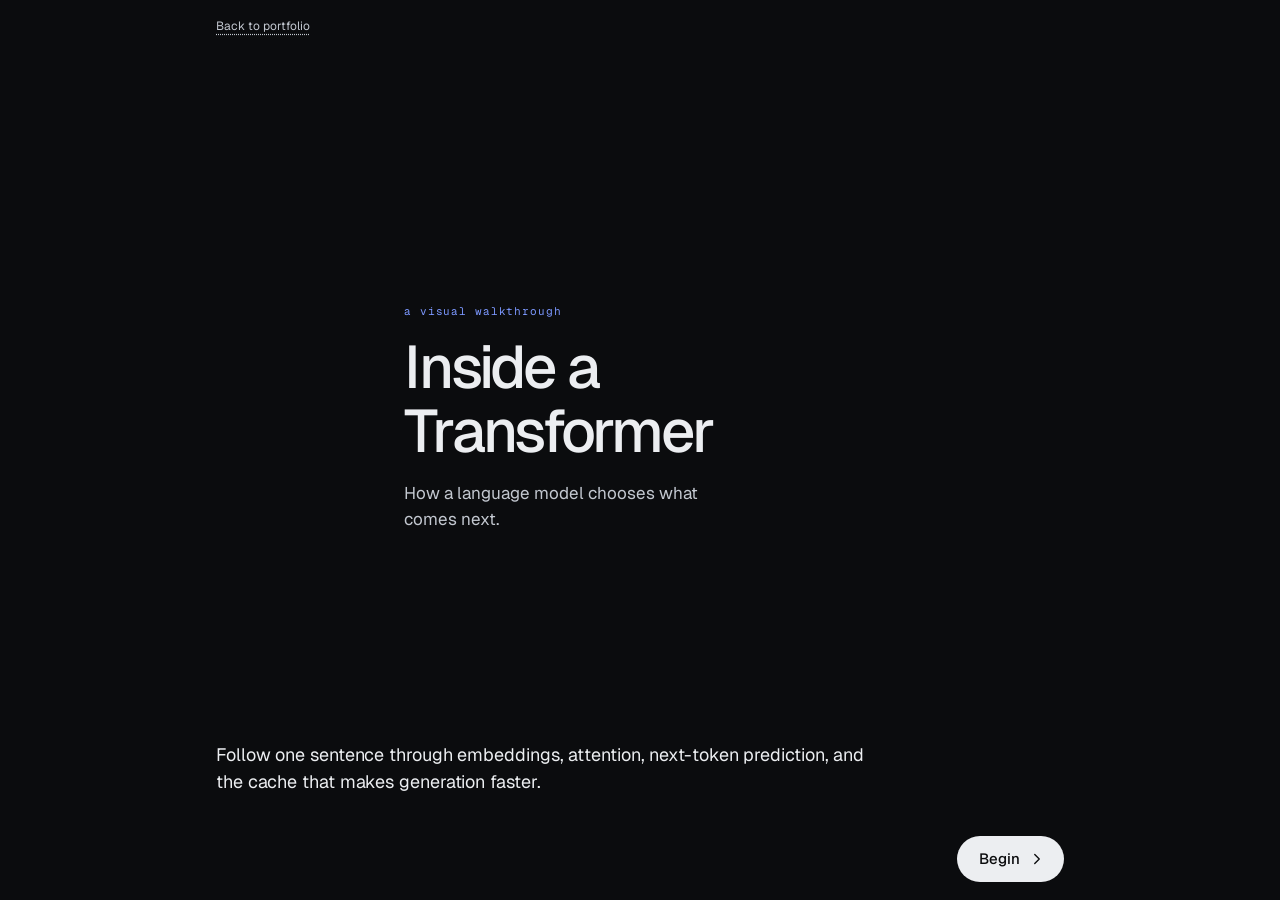
<file: education/transformers.html>
<!doctype html>
<html lang="en" class="intro-dark">
<head>
<meta charset="utf-8">
<meta name="viewport" content="width=device-width, initial-scale=1, viewport-fit=cover">
<style>:root{color-scheme:light;padding-top:env(safe-area-inset-top,0px);padding-bottom:env(safe-area-inset-bottom,0px)}body{margin:0}[hidden]{display:none!important}</style>
<title>Inside a Transformer</title>
<meta name="description" content="An animated, step-by-step walkthrough of a tiny transformer and its KV cache.">
<link rel="preconnect" href="https://fonts.googleapis.com">
<link rel="preconnect" href="https://fonts.gstatic.com" crossorigin>
<link rel="stylesheet" href="https://fonts.googleapis.com/css2?family=Geist:wght@400;500;600&family=Geist+Mono:wght@400;500&display=swap">
<style>
/* Layout: the network unrolled left to right. One station per screen; each step slides the camera one station right. Map on top, caption and controls at the bottom. */
:root{
  --bg:#ffffff; --ink:#0e1013; --ink2:#3a3f47; --muted:#80868f; --line:#e5e7eb; --faint:#f5f6f8; --acc:#2f5bea;
  --sans:"Geist", ui-sans-serif, system-ui, -apple-system, "Segoe UI", Roboto, sans-serif;
  --mono:"Geist Mono", ui-monospace, "SF Mono", Menlo, Consolas, monospace;
  --rh:26px;
}
@media (prefers-color-scheme: dark){
  :root:not([data-theme="light"]){--bg:#0b0c0e;--ink:#eceef1;--ink2:#c3c8d0;--muted:#7d8591;--line:#262a30;--faint:#131518;--acc:#7c98ff;color-scheme:dark}
}
:root[data-theme="dark"],:root.intro-dark{--bg:#0b0c0e;--ink:#eceef1;--ink2:#c3c8d0;--muted:#7d8591;--line:#262a30;--faint:#131518;--acc:#7c98ff;color-scheme:dark}
*{box-sizing:border-box}
html,body{height:100%;background:var(--bg);color:var(--ink)}
body{font-family:var(--sans);font-size:16px;line-height:1.5;-webkit-font-smoothing:antialiased}
button{font:inherit;color:inherit}
.app{min-height:calc(100% - 52px);max-width:880px;margin:0 auto;padding-inline:16px;display:grid;grid-template-rows:auto minmax(430px,1fr) auto}

.portfolio-header{height:52px;max-width:880px;margin:0 auto;padding-inline:16px;display:flex;align-items:center}
.portfolio-header a{font-size:12px;color:var(--ink2);text-decoration-line:underline;text-decoration-style:dotted;text-underline-offset:4px;padding-block:10px}
.portfolio-header a:hover{color:var(--ink)}
.portfolio-header a:focus-visible{outline:2px solid var(--acc);outline-offset:4px;border-radius:2px}
/* map */
.map{display:flex;justify-content:center;gap:16px;padding-block:18px 4px}
.grp{display:grid;gap:8px;justify-items:center}
.grp>span{font:500 10px/1 var(--mono);letter-spacing:.07em;text-transform:uppercase;color:var(--muted);transition:color .3s}
.grp.on>span{color:var(--ink)}
.dts{position:relative;display:flex;gap:12px}
.dts::before{content:"";position:absolute;left:-10px;right:-10px;top:50%;height:1px;background:var(--line)}
.grp:first-child .dts::before{left:4px}
.grp:last-child .dts::before{right:4px}
.map .d{position:relative;width:9px;height:9px;padding:0;border-radius:50%;border:1.5px solid var(--line);background:var(--bg);cursor:pointer;transition:background .3s,border-color .3s,transform .3s}
.map .d::after{content:"";position:absolute;inset:-9px}
.map .d.done{background:var(--ink2);border-color:var(--ink2)}
.map .d.cur{background:var(--acc);border-color:var(--acc);transform:scale(1.4)}

/* stations */
.vp{position:relative;overflow:hidden}
.station{position:absolute;inset:0;display:flex;align-items:center;justify-content:center}
.station.slide{transition:transform .64s cubic-bezier(.65,0,.35,1)}
.sin{position:relative;width:100%;max-width:560px}
.instant,.instant *{transition:none!important}
.instant *:not(.cursor){animation:none!important}

/* dock */
.dock{display:grid;gap:14px;padding-block:6px calc(18px + env(safe-area-inset-bottom,0px))}
.cap{margin:0;font-size:16.5px;line-height:1.5;max-width:56ch;min-height:4.5em;letter-spacing:-.005em;transition:opacity .18s}
.cap.fade{opacity:0}
.ctl{display:flex;align-items:center;gap:6px}
.ib{width:46px;height:46px;border-radius:50%;border:1px solid var(--line);background:var(--bg);display:grid;place-items:center;cursor:pointer}
.ib:disabled{opacity:.35;cursor:default}
.tb{font-size:14px;color:var(--muted);background:none;border:0;padding:10px;cursor:pointer}
.nb{margin-left:auto;height:46px;padding:0 18px 0 22px;border:0;border-radius:999px;background:var(--ink);color:var(--bg);font-weight:500;font-size:15px;display:inline-flex;align-items:center;gap:8px;cursor:pointer}
.nb:disabled{opacity:.35;cursor:default}
.ib:focus-visible,.nb:focus-visible,.tb:focus-visible,.d:focus-visible,.sb:focus-visible,input:focus-visible{outline:2px solid var(--acc);outline-offset:3px}
svg.ico{width:18px;height:18px;fill:none;stroke:currentColor;stroke-width:1.8;stroke-linecap:round;stroke-linejoin:round}

/* shared marks */
.panel{position:relative;background:var(--faint);border-radius:18px;padding:34px 14px 16px}
.plbl{position:absolute;top:12px;left:16px;font:500 10.5px/1 var(--mono);letter-spacing:.03em;color:var(--muted)}
.lbl{font:500 10.5px/1.3 var(--mono);letter-spacing:.02em;color:var(--muted);white-space:nowrap}
.wc{display:inline-flex;align-items:center;gap:9px;flex:none}
.pn{font:500 10.5px/1 var(--mono);color:var(--muted);width:2ch;text-align:right;font-variant-numeric:tabular-nums}
.tw{font-size:15px;width:6.2ch;white-space:nowrap}
.wc.me .tw{color:var(--acc);font-weight:600}
.vg{display:inline-flex;align-items:center;gap:2px;height:26px;flex:none;padding-inline:1px;background:linear-gradient(var(--line),var(--line)) 0 50%/100% 1px no-repeat}
.vg i{display:block;width:5px;height:var(--h);border-radius:1px;background:var(--ink2);transform-origin:50% 100%;transform:translateY(calc(var(--h) / -2)) scaleY(var(--s,1));transition:transform .45s cubic-bezier(.3,.7,.2,1),background .45s;transition-delay:calc(var(--j,0) * 22ms)}
.vg i.d{transform-origin:50% 0;transform:translateY(calc(var(--h) / 2)) scaleY(var(--s,1))}
.vg.z i{--s:0}
.vg.acc i{background:var(--acc)}
.vg.dim i{background:var(--muted)}
.ov{position:absolute;left:0;top:0;pointer-events:none;overflow:visible}
.ln{fill:none;stroke:var(--muted);stroke-width:1;opacity:.55;stroke-dasharray:1;stroke-dashoffset:1;transition:stroke-dashoffset .55s ease-out,stroke-width .5s,opacity .5s,stroke .4s}
.ln.on{stroke-dashoffset:0}
.ln.acc{stroke:var(--acc);opacity:1;stroke-width:1.6}
.ghost{position:absolute;margin:0;pointer-events:none;z-index:3;transform-origin:left top;white-space:nowrap}
.item{display:grid;gap:5px;justify-items:start}
.item small{font:500 10px/1 var(--mono);color:var(--muted);white-space:nowrap}
.op{font:500 12px/1.2 var(--mono);color:var(--muted);white-space:nowrap}
.pc{font:500 11px/1 var(--mono);color:var(--muted);width:5ch;text-align:right;font-variant-numeric:tabular-nums}

.title-slide{display:grid;gap:18px;padding:24px;max-width:520px;margin:auto;opacity:0;transition:opacity .6s}
.title-slide.on{opacity:1}.title-kicker{font:11px var(--mono);letter-spacing:.08em;color:var(--acc)}
.title-slide h1{margin:0;font-size:clamp(40px,8vw,60px);font-weight:500;line-height:1.06;letter-spacing:-.045em;max-width:9ch}
.title-slide p{margin:0;max-width:30ch;font-size:17px;line-height:1.5;color:var(--ink2)}

/* 1 tokens */
.t1{position:relative;height:330px}
.pline{position:absolute;left:0;right:0;top:50%;transform:translateY(-50%);text-align:center;font:400 clamp(17px,4.6vw,21px)/1.55 var(--mono);transition:opacity .4s;text-wrap:balance}
.pr{color:var(--acc);margin-right:.5em}
.ch{display:none}
.ch.v{display:inline}
.cursor{display:inline-block;width:.55em;height:1.05em;background:var(--acc);vertical-align:-.16em;margin-left:.05em;animation:blink 1s steps(1) infinite}
@keyframes blink{50%{opacity:0}}
.stack{position:absolute;left:50%;top:50%;transform:translate(-50%,-50%);opacity:0;transition:opacity .35s}
.t1.b .pline{opacity:0}
.t1.b .stack{opacity:1}
.trow{display:flex;align-items:center;gap:10px;height:var(--rh)}
.trow.st .tw{color:var(--muted)}
.trow.me .tw{color:var(--acc);font-weight:600}
.trow.nx{opacity:0;transition:opacity .4s .5s}
.trow.nx .tw{color:var(--acc);width:auto;border-bottom:1.5px dashed var(--acc);padding:0 10px;line-height:1.2}
.t1.b .trow.nx{opacity:1}

/* 2 embed */
.t2{position:relative;display:grid;grid-template-columns:auto auto auto;grid-template-rows:auto auto;justify-content:center;align-items:center;column-gap:clamp(30px,8vw,60px);row-gap:12px}
.t2>.lbl{text-align:center}
.row{display:flex;align-items:center;height:var(--rh)}
.tbl{display:grid;grid-template-columns:repeat(8,var(--tc,7px));gap:1px}
.tbl i{width:var(--tc,7px);height:var(--tc,7px);border-radius:1.5px;background:color-mix(in oklab,var(--ink) calc(5% + var(--a) * 50%),var(--bg));transition:background .35s}
.tbl i.hl{background:color-mix(in oklab,var(--acc) calc(35% + var(--a) * 65%),var(--bg))}
.tbl i.fl{animation:flash .7s ease-out}
@keyframes flash{30%{background:color-mix(in oklab,var(--acc) 55%,var(--bg))}}
.t2.done .ln:not(.acc){opacity:.16}

/* 2b space */
.t2b{display:grid;grid-template-columns:auto minmax(0,1fr);gap:18px;align-items:center}
.srcw{display:grid;gap:8px;justify-items:center}
.srcw .lbl{color:var(--acc)}
.plot{position:relative;height:270px;min-width:0}
.sp{display:block;overflow:visible}
.sp .ax{stroke:var(--line);stroke-width:1}
.sp text{font-family:var(--sans);font-size:12.5px;fill:var(--ink)}
.sp .axl,.sp .hl{font-family:var(--mono);font-size:10px;fill:var(--muted)}
.sp circle{fill:var(--ink2)}
.sp .f circle{fill:var(--muted)}
.sp .f text{fill:var(--muted)}
.sp .w circle{fill:var(--acc)}
.sp .w text{fill:var(--acc);font-weight:600}
.sp .pt{opacity:0;transition:opacity .4s;transition-delay:calc(var(--k) * 70ms)}
.sp.p1 .pt.w{opacity:1;transition-delay:0s}
.sp.p2 .pt{opacity:1}
.sp .halo{fill:color-mix(in oklab,var(--acc) 7%,transparent);stroke:color-mix(in oklab,var(--acc) 24%,transparent);stroke-width:1}
.sp .halos{opacity:0;transition:opacity .7s}
.sp.p3 .halos{opacity:1}

/* embedding offsets */
.offsets{display:block;width:100%;overflow:visible}
.offsets text{font:14px var(--sans);fill:var(--ink)}
.offsets circle{fill:var(--ink2)}
.offsets .end{opacity:0;transition:opacity .35s}
.offsets .end.on{opacity:1}
.offsets .end circle{fill:var(--acc)}
.offsets .end text{fill:var(--acc)}
.offsets .tip{fill:none;stroke:var(--acc);stroke-width:1.6}
.offset-eq{opacity:0;transition:opacity .4s;display:flex;gap:5px 10px;justify-content:center;flex-wrap:wrap}
.offset-eq.on{opacity:1}

/* attention overview */
.attention-overview{position:relative;display:grid;grid-template-columns:auto minmax(52px,1fr) auto;grid-template-rows:18px;grid-auto-rows:26px;gap:0 8px;align-items:center}
.overview-row{display:flex;align-items:center;gap:6px}
.overview-row .wc{gap:6px}
.overview-row .tw{font-size:13px;width:5.7ch}
.overview-row.focus .tw{color:var(--acc)}
.overview-out{display:flex;align-items:center}
.attention-block{position:relative;align-self:stretch;display:grid;place-items:center;border:1px solid var(--line);border-radius:12px;z-index:1;background:var(--faint);margin-block:5px;transition:border-color .5s}
.attention-block .lbl{font-size:9px}
.attention-block.on{border-color:var(--acc)}

/* A single attention component, with nested camera views. */
.station.attention-inside{background:var(--faint)}
.camera-stage{position:absolute;inset:0;overflow:hidden;pointer-events:none;background:var(--bg);z-index:4}
.attention-world{position:absolute;left:0;top:0;transform-origin:0 0;will-change:transform}
.attention-frame{position:absolute;inset:0;border:2px solid var(--line);border-radius:32px;background:var(--faint)}
.attention-world-title{position:absolute;left:7%;top:2.5%;font:500 52px/1 var(--mono);color:var(--muted)}
.attention-branches{position:absolute;left:0;top:0;pointer-events:none;overflow:visible}
.attention-branches path{fill:none;stroke:var(--line)}
.attention-branches text{font-family:var(--mono);fill:var(--muted)}
.attention-location{position:absolute;transform-origin:0 0}
.attention-snapshot,.camera-detail{transform-origin:0 0}
.camera-static,.camera-static *{animation:none!important;transition:none!important}
.attention-glyph{position:absolute;inset:0;display:grid;align-content:center;justify-items:center;border:2px solid var(--line);border-radius:18px;background:var(--bg);opacity:0}
.attention-glyph-title{font-family:var(--mono);font-weight:500;color:var(--ink2)}
.attention-glyph-vector{display:grid;place-items:center}
.attention-glyph-vector>.vg{transform-origin:center}
.camera-detail{position:absolute;z-index:2}
.attention-map{position:relative;height:370px;width:100%}

/* one projection at a time */
.projection-one{display:grid;gap:10px}
.matrix-flow{display:grid;grid-template-columns:minmax(0,1fr) 12px auto 12px minmax(0,1fr);gap:8px;align-items:center;padding-block:4px}
.matrix-end{display:grid;gap:10px;justify-items:center}
.matrix-end .wc{gap:6px}
.matrix-end .tw{font-size:14px;width:5.5ch}
.matrix-arrow{font:12px var(--mono);color:var(--muted);opacity:.15;transition:opacity .4s}
.matrix-arrow.on{opacity:1}
.wm{display:grid;grid-template-columns:repeat(4,11px);gap:3px;padding:2px 5px;border-inline:1px solid var(--line)}
.wm i{width:11px;height:11px;border-radius:1px;background:color-mix(in oklab,var(--ink) calc(8% + var(--a) * 55%),var(--faint));transition:background .4s}
.wm.active i{background:color-mix(in oklab,var(--acc) calc(15% + var(--a) * 65%),var(--faint))}
.matrix-status{margin:0;text-align:center;font:11px/1.5 var(--mono);color:var(--ink2);min-height:3em}
.matrix-samples{display:grid;grid-template-columns:repeat(3,minmax(0,1fr));gap:12px;opacity:0;transition:opacity .4s}
.matrix-samples.on{opacity:1}
.matrix-sample{display:grid;gap:8px;justify-items:center}
.feature-space{display:grid;gap:18px;max-width:410px;margin-inline:auto}
.feature-intro{display:flex;gap:12px;align-items:center;justify-content:center}
.feature-intro .tw{width:auto}
.feature-map{display:grid;gap:5px}
.feature-columns,.feature-row{display:grid;grid-template-columns:minmax(0,1fr) repeat(4,18px);gap:10px;align-items:center}
.feature-columns .lbl{font-size:9px;white-space:normal}
.feature-axis{text-align:center;font:10px var(--mono);color:var(--muted);transition:color .4s}
.feature-axis.on{color:var(--acc)}
.feature-row{min-height:44px;opacity:0;transition:opacity .45s}
.feature-row.on{opacity:1}
.feature-name{font-size:14px;line-height:1.35;transition:color .4s}
.feature-row.current .feature-name{color:var(--acc)}
.feature-cell{width:12px;height:12px;justify-self:center;border-radius:2px;background:var(--line);transition:background .45s}
.feature-row.on .feature-cell.used{background:color-mix(in oklab,var(--acc) calc(var(--a) * 85%),var(--line))}
.feature-note{margin:0;font:10px/1.5 var(--mono);text-align:center;color:var(--muted)}
.feature-example{min-height:44px;display:flex;justify-content:center;align-items:center;gap:9px;flex-wrap:wrap;opacity:0;transition:opacity .5s;font-size:14px}
.feature-example.on{opacity:1}
.feature-example small{font:10px/1.4 var(--mono);color:var(--muted);text-align:center}
.ar{font:500 11px var(--mono);color:var(--muted);text-align:center}
.foot{margin:12px 0 0;text-align:center;white-space:normal;line-height:1.5}

/* multiple heads */
.heads{display:grid;gap:12px}
.heads-input{display:flex;gap:12px;align-items:center;justify-content:center}
.heads-table{display:grid;grid-template-columns:58px minmax(0,1fr) minmax(0,1fr);gap:8px 12px;align-items:center}
.head-heading{display:grid;gap:6px;justify-items:center}
.head-matrices{display:flex;gap:9px}
.head-matrices .item{justify-items:center;gap:3px}
.head-matrices small{font-size:8px}
.mini-matrix{display:grid;grid-template-columns:repeat(8,2px);gap:1px}
.mini-matrix i{width:2px;height:2px;background:color-mix(in oklab,var(--ink) calc(10% + var(--a) * 65%),var(--faint))}
.head-word{font-size:13px;line-height:22px}
.head-weight{display:flex;gap:5px;align-items:center}
.head-weight .pc{font-size:10px;width:3.5ch;flex:none}
.head-track{height:5px;min-width:0;flex:1;background:var(--line);border-radius:3px;overflow:hidden}
.head-fill{display:block;width:0;height:100%;background:var(--acc);transition:width .8s}
.heads-table>.item{justify-self:center}
.heads-result{justify-content:center;gap:8px}
.heads-result .item{justify-items:center}
@media(max-width:480px){.map{gap:10px}.dts{gap:3px}}

/* attention at every position */
.attn-grid{display:grid;gap:2px}
.attn-head,.attn-row,.attn-values{display:grid;grid-template-columns:82px minmax(0,1fr) 30px;gap:10px;align-items:center}
.attn-head{margin-bottom:6px}
.attn-head>.lbl:last-child{text-align:center}
.attn-keys,.weight-strip,.value-strip{display:grid;grid-template-columns:repeat(10,minmax(0,1fr));gap:3px}
.attn-keys>span{display:grid;justify-items:center;gap:3px;font:9px var(--mono);color:var(--muted)}
.attn-keys .vg,.value-strip .vg{gap:1px;height:18px;padding:0}
.attn-keys .vg i,.value-strip .vg i{width:2px}
.attn-row{height:22px}
.attn-row>.vg{height:22px}
.attn-row .wc{gap:7px}
.attn-row .tw{font-size:14px}
.attn-row.focus .tw{color:var(--acc)}
.weight-cell{height:12px;border-radius:2px;background:var(--line);opacity:.3;transition:background .3s,opacity .3s}
.weight-cell.future{background:linear-gradient(135deg,transparent 44%,var(--muted) 46%,var(--muted) 54%,transparent 56%)}
.attn-row.scores .weight-cell:not(.future){opacity:.8;background:color-mix(in oklab,var(--ink) calc(8% + var(--s) * 50%),var(--faint))}
.attn-row.weights .weight-cell:not(.future){opacity:1;background:color-mix(in oklab,var(--acc) calc(5% + var(--w) * 95%),var(--faint))}
.attn-values{margin-top:7px}
.value-strip>.vg{justify-self:center;opacity:.2;transition:opacity .3s}
.attn-formula{display:flex;gap:5px;justify-content:center;align-items:center;flex-wrap:wrap;margin-top:14px;font:10px/1.5 var(--mono);color:var(--muted)}
.attn-formula .active{color:var(--acc)}

/* 4 scores */
.t4{position:relative;display:grid;grid-template-columns:auto minmax(28px,100px) auto;grid-auto-rows:26px;align-items:center;justify-content:center}
.krow{grid-column:1;display:flex;align-items:center;gap:9px}
.krow .pc{opacity:0;transition:opacity .4s}
.t4.w .krow .pc{opacity:1}
.t4.scores .krow .pc{opacity:1}
.krow.hid{opacity:.38}
.t4.w .krow.gl .tw,.t4.w .krow.gl .pc{color:var(--acc);font-weight:600}
.t4.w .krow.gl .vg i{background:var(--acc)}
.qcol{grid-column:3;display:flex;align-items:center;gap:8px}
.qcol .tw{width:auto;color:var(--acc);font-weight:600}
.dot-example{display:grid;gap:7px;margin-top:14px;text-align:center}
.dot-terms{display:grid;grid-template-columns:repeat(4,minmax(0,1fr));gap:6px}
.dot-term{display:grid;gap:3px;font:500 clamp(9px,2.7vw,11px)/1.4 var(--mono);color:var(--muted)}
.dot-term b{font-weight:500;color:var(--acc);opacity:0;transition:opacity .3s}
.dot-term.on b{opacity:1}
.math-note{font:10.5px/1.5 var(--mono);color:var(--ink2);margin:0;text-align:center;min-height:3em}
.dot-example .math-note{min-height:1.5em}

/* 5 mix */
.t5{position:relative;display:grid;grid-template-columns:auto auto;column-gap:clamp(20px,6vw,52px);align-items:center;justify-content:center}
.mrow{display:flex;align-items:center;gap:8px;height:var(--rh)}
.mrow.gl .tw,.mrow.gl .pc{color:var(--acc);font-weight:600}
.eqcol{display:grid;gap:12px;justify-items:start}
.eqr{display:flex;align-items:flex-end;gap:10px;opacity:0;transform:translateX(-6px);transition:opacity .4s,transform .4s}
.eqr.on{opacity:1;transform:none}
.t5+.math-note{margin-top:14px}

/* 6 feed-forward */
.t6{display:grid;gap:16px;justify-items:center}
.mlp{display:block;max-width:100%;height:auto;overflow:visible}
.mlp line{stroke:var(--line);stroke-width:.7}
.mlp circle{fill:color-mix(in oklab,var(--ink) calc(12% + var(--a) * 66%),var(--bg));transition:fill .5s}
.mlp .n2 circle{fill:color-mix(in oklab,var(--acc) calc(25% + var(--a) * 75%),var(--bg))}
.mlp text{font:500 10px var(--mono);fill:var(--muted)}
.mlp .bend{fill:none;stroke:var(--acc);stroke-width:2;stroke-linecap:round}
.mlp .g{opacity:0;transition:opacity .55s}
.mlp .n0{opacity:1}
.mlp.p1 .l1{opacity:1}
.mlp.p1 .n1{opacity:1;transition-delay:.35s}
.mlp.p2 .bd{opacity:1}
.mlp.p3 .l2{opacity:1;transition-delay:.3s}
.mlp.p3 .n2{opacity:1;transition-delay:.65s}


.ff-example{display:grid;gap:10px;text-align:center;width:100%;font:12px/1.5 var(--mono);color:var(--ink2)}
.ff-signals{display:flex;justify-content:center;gap:7px;flex-wrap:wrap}
.ff-signals span{border-bottom:1px solid var(--line);padding:3px 4px}
.ff-concept{color:var(--acc);opacity:0;transition:opacity .5s}
.ff-example.on .ff-concept{opacity:1}
.ff-foot{font:10px/1.5 var(--mono);color:var(--muted);text-align:center;margin:0}
.ff-map{display:block;width:100%;max-height:440px;height:auto;overflow:visible}
.ff-map text{font:10px var(--mono);fill:var(--ink2)}
.ff-map .ff-title{font-size:11px;fill:var(--ink)}
.ff-map .ff-border{fill:var(--faint);stroke:var(--line);stroke-width:1}
.ff-map .ff-wire{fill:none;stroke:var(--muted);stroke-width:1}
.ff-map .ff-stage{opacity:0;transition:opacity .5s}
.ff-map .ff-stage.on{opacity:1}
.ff-map .ff-sum{font-size:19px;fill:var(--ink)}
.ff-map .ff-network text{font-size:10px}


/* Whole-matrix and network views, using the existing palette and marks. */
.matrix-intro{display:grid;justify-content:center;gap:2px;margin-bottom:14px}
.matrix-input-row{display:flex;gap:24px;align-items:center;height:25px}
.all-projections{display:grid;grid-template-columns:auto repeat(3,1fr);align-items:center;justify-items:center;gap:4px 12px;margin-bottom:16px}
.all-projections .wc{justify-self:start}.all-projections .tw{font-size:13px}
.wide-svg{display:block;width:100%;height:auto;max-height:430px;overflow:visible}
.wide-svg text{font:10px var(--mono);fill:var(--ink2)}
.wide-svg .wide-box{fill:var(--faint);stroke:var(--line);stroke-width:1}
.wide-wire{fill:none;stroke:var(--muted);stroke-width:.8}
.mini-attention{fill:var(--ink2);opacity:.4}
.depth-stage{opacity:.2;transition:opacity .5s}.depth-stage.lit{opacity:1}
.pipeline-block{opacity:.4;transition:opacity .3s}
.pipeline-block.lit{opacity:1}.pipeline-block.lit .mini-attention{fill:var(--acc);opacity:.8}
.wide-svg .block-number{font-size:10px}
.vocab-slot{fill:var(--line)}.vocab-prob{fill:var(--acc)}
.vocab-bars{display:grid;grid-template-columns:repeat(27,minmax(0,1fr));gap:3px;align-items:end;height:150px;margin:14px 0}
.vocab-column{display:grid;grid-template-rows:100px 25px;align-items:end;gap:18px;min-width:0}
.prob-stick{background:var(--ink2);border-radius:2px;display:block}
.one-stick{display:block;height:4px;background:var(--line);opacity:0;transition:opacity .4s}
.one-stick.selected{height:25px;background:var(--acc)}.one-stick.on{opacity:1}
.picked-token{text-align:center;color:var(--acc);font:16px var(--mono);padding:18px 0;opacity:0;transition:opacity .4s}.picked-token.on{opacity:1}
.cache-compare{display:grid;grid-template-columns:auto 1fr 1fr;gap:18px 12px;align-items:center;padding:18px 0 26px}
.cache-compare .lbl{font-size:10px}.work-strip{display:flex;gap:2px;height:16px;opacity:.15;transition:opacity .45s}.work-strip.on{opacity:1}
.work-strip i{flex:1;max-width:10px;border-radius:1px;background:var(--acc)}.work-strip .saved{background:var(--muted);opacity:.45}
.cache-cell{fill:var(--ink2);opacity:.5}.cache-cell.fresh{fill:var(--acc);opacity:0;transition:opacity .5s}.cache-cell.fresh.on{opacity:1}
@media(max-width:700px){.map{display:grid;grid-template-columns:repeat(3,minmax(0,1fr));gap:12px 8px}.grp>span{font-size:9px}.map .d{width:5px;height:5px;border-width:1px}.dts{gap:2px}.dts::before{left:0;right:0}.all-projections{gap:4px 6px}}


.output-overview{display:grid;gap:9px;justify-items:center}
.output-vector{display:flex;gap:15px;align-items:center}.output-vector .tw{width:auto;color:var(--acc)}
.output-down{font:14px var(--mono);color:var(--muted)}
.output-projection{display:grid;gap:4px;border:1px solid var(--line);border-radius:8px;text-align:center;padding:10px 20px;font:12px var(--mono);opacity:.35;transition:opacity .4s}
.output-projection small{font:10px var(--mono);color:var(--muted)}.output-projection.on{opacity:1}
.output-table{display:grid;grid-template-columns:auto auto minmax(0,1fr);align-items:center;gap:10px 12px;width:100%;font:12px var(--mono);opacity:.15;transition:opacity .5s}.output-table.on{opacity:1}
.output-table .lbl{font-size:9px;white-space:normal}.output-score{color:var(--muted);font-size:11px}.output-probability{display:flex;gap:6px;align-items:center}.output-probability .pt{flex:1;min-width:20px}.output-probability .pv{font-size:10px;min-width:4ch}
.output-vocabulary{display:grid;grid-template-columns:repeat(27,minmax(0,1fr));gap:3px;align-items:end;width:100%;height:40px;opacity:0;transition:opacity .5s}.output-vocabulary.on{opacity:1}.output-vocabulary i{background:var(--acc);border-radius:1px}

/* 7 layer 2 */
.t7{position:relative;display:grid;padding-left:60px}
.lrow{display:flex;align-items:center;gap:9px;height:var(--rh)}
.lrow .pc{margin-left:auto;opacity:0;transition:opacity .4s .4s}
.t7.p2 .lrow .pc{opacity:1}
.lrow.strong .pc{color:var(--acc);font-weight:600}
.tag{font:500 10px/1 var(--mono);color:var(--acc);border:1px solid var(--acc);border-radius:99px;padding:3px 7px;white-space:nowrap;opacity:0;transition:opacity .35s .5s}
.t7.p1 .tag{opacity:1}
.ln.arc{stroke:var(--acc);stroke-linecap:round}

/* 8 output */
.t8{display:grid;gap:14px}
.ohead{display:flex;flex-wrap:wrap;align-items:center;gap:8px 10px}
.ohead .tw{width:auto;color:var(--acc);font-weight:600}
.plist{display:grid;gap:3px}
.prow{display:grid;grid-template-columns:7.2ch 1fr 4.6ch;gap:10px;align-items:center;height:22px}
.prow .w2{font-size:14px;white-space:nowrap}
.prow.top .w2{color:var(--acc);font-weight:600}
.pt{height:8px;border-radius:4px;background:color-mix(in oklab,var(--ink) 6%,var(--bg));overflow:hidden}
.pb{display:block;height:100%;width:0;border-radius:4px;background:var(--ink2);transition:width .45s cubic-bezier(.3,.7,.2,1)}
.prow.top .pb{background:var(--acc)}
.pb.o{background:var(--muted)}
.pv{font:500 11.5px/1 var(--mono);text-align:right;font-variant-numeric:tabular-nums}
.trow2{display:grid;grid-template-columns:auto 1fr 3ch;gap:12px;align-items:center}
.trow2 input{width:100%;accent-color:var(--acc)}
.tv{font:500 12px var(--mono);text-align:right;font-variant-numeric:tabular-nums}
.rw{display:grid;gap:5px}
.ruler{position:relative;display:flex;height:30px;border-radius:8px;overflow:hidden;transform-origin:left;transition:transform .55s cubic-bezier(.3,.7,.2,1),opacity .35s}
.ruler.pre{transform:scaleX(.2);opacity:0}
.seg{flex:0 0 auto;display:flex;align-items:center;justify-content:center;overflow:hidden;white-space:nowrap;font:500 11px var(--mono);color:var(--ink);background:color-mix(in oklab,var(--acc) calc(70% - var(--s) * 11%),var(--bg));border-right:1px solid var(--bg);transition:flex-basis .3s}
.seg:first-child{color:var(--bg)}
.seg.o{background:color-mix(in oklab,var(--ink) 7%,var(--bg));color:var(--muted)}
.seg.tiny{color:transparent!important}
/* The draw animation owns marker movement, including its final landing. */
.mk{position:absolute;top:0;bottom:0;width:3px;margin-left:-1.5px;background:var(--ink);transition:none}
.ticks{display:flex;justify-content:space-between}
.srow{display:flex;flex-wrap:wrap;align-items:center;gap:8px 14px}
.sb{height:38px;padding:0 16px;border-radius:999px;border:1px solid var(--line);background:var(--bg);font-size:14px;font-weight:500;cursor:pointer}
.draw-spinner{display:none;width:11px;height:11px;border:1.5px solid var(--line);border-top-color:var(--acc);border-radius:50%;margin-right:7px;vertical-align:-1px}
.sb.drawing .draw-spinner{display:inline-block;animation:draw-spin .6s linear infinite}
.sb:disabled{cursor:default}.mk.spinning{transition:none}
@keyframes draw-spin{to{transform:rotate(360deg)}}
@media(prefers-reduced-motion:reduce){.sb.drawing .draw-spinner{animation:none}}
.out{font:500 12px var(--mono);color:var(--ink2)}

/* 9 loop */
.t9w{position:relative;display:grid;gap:14px}
.pline.sm{position:static;transform:none;font-size:clamp(14px,3.9vw,17px);text-align:left;padding-left:2px}
.endt{display:none;font:500 10px/1 var(--mono);color:var(--muted);border:1px solid var(--line);border-radius:6px;padding:3px 6px;margin-left:.5em;vertical-align:.2em}
.t9w.e .endt{display:inline-block}
.t9w.e .cursor{display:none}
.t9{display:grid;grid-template-columns:auto auto;grid-auto-rows:minmax(22px,auto);column-gap:16px;align-items:center;justify-content:center}
.t9 .hd{grid-column:1 / -1;text-align:center;height:22px}
.kv{display:flex;gap:6px}
.t9 .vg{height:20px}
.t9 .vg i{width:4px}
.t9.r .kv .vg{animation:read .8s ease-in-out both;animation-delay:calc(var(--k) * 70ms)}
@keyframes read{40%{transform:scale(1.25)}}
@keyframes readc{40%{opacity:1}}
.t9.r .kv .vg i{background:var(--ink2)}
.nr{opacity:0;transition:opacity .4s}
.t9.n .nr{opacity:1}
.nr.wc{border-top:1px dashed var(--line);padding-top:6px;margin-top:6px}
.pill{position:absolute;right:6px;top:-4px;font-size:15px;font-weight:600;color:var(--bg);background:var(--acc);border-radius:999px;padding:4px 12px;opacity:0}

@media (min-width:640px){
  :root{--rh:30px}
  .tw{font-size:16px}
  .cap{font-size:18px}
  .tbl{--tc:8px}
}
@media (prefers-reduced-motion: reduce){
  *,*::before,*::after{animation:none!important;transition:none!important}
}
@media (max-width:380px){
  .map{gap:5px}
  .dts{gap:2px}
  .t3{column-gap:5px}
  .t3 .vg{gap:1px}
  .t3 .vg i{width:4px}
  .t3 .wc{gap:5px}
  .t3 .tw{width:5.5ch}
  .t3 .pn{width:1.5ch}
}
</style>
</head>
<body>
<header class="portfolio-header"><a href="/#inside-a-transformer">Back to portfolio</a></header>


<div class="app">
  <nav class="map" id="map" aria-label="Where you are in the network"></nav>
  <section class="vp" id="vp" aria-live="off"></section>
  <footer class="dock">
    <p class="cap" id="cap" aria-live="polite">The model reads the prompt as a list of tokens.</p>
    <div class="ctl">
      <button class="ib" id="back" type="button" aria-label="Back"><svg class="ico" viewBox="0 0 24 24"><path d="M15 6l-6 6 6 6"/></svg></button>
      <button class="tb" id="replay" type="button">Replay</button>
      <button class="nb" id="next" type="button"><span>Next</span><svg class="ico" viewBox="0 0 24 24"><path d="M9 6l6 6-6 6"/></svg></button>
    </div>
  </footer>
</div>

<script>
(function(){
'use strict';

/* ---------- the tiny model ---------- */
var VOCAB=['⟨s⟩','⟨end⟩','she','he','poured','water','milk','into','the','glass','cup','until','it','was','full','empty','cold','warm','half','and','a','spilled','over','her','kite','cheap','.'];
var IDS=[0,2,4,5,7,8,9,11,12,13];
var SHOW=['⟨s⟩','She','poured','water','into','the','glass','until','it','was'];
var N=10,IT=8,GLASS=6,WAS=9,FULL=14;

function rng(a){return function(){a|=0;a=a+0x6D2B79F5|0;var t=Math.imul(a^a>>>15,1|a);t=t+Math.imul(t^t>>>7,61|t)^t;return((t^t>>>14)>>>0)/4294967296;};}
var R=rng(1009);
function rnd(lo,hi){return lo+(hi-lo)*R();}
function r2(x){return Math.round(x*100)/100;}
function vec(n,s){var o=[];for(var i=0;i<n;i++)o.push(r2(rnd(-s,s)));return o;}
function mat(r,c,s){var o=[];for(var i=0;i<r;i++)o.push(vec(c,s));return o;}
function matvec(M,v){return M.map(function(row){return row.reduce(function(a,w,i){return a+w*v[i];},0);});}
function add(a,b){return a.map(function(x,i){return r2(x+b[i]);});}
function softmax(a,T){
  if(T===undefined)T=1;
  if(T<=0){var m=0;a.forEach(function(x,i){if(x>a[m])m=i;});return a.map(function(_,i){return i===m?1:0;});}
  var mx=Math.max.apply(null,a),e=a.map(function(x){return Math.exp((x-mx)/T);}),s=e.reduce(function(p,c){return p+c;},0);
  return e.map(function(x){return x/s;});
}
function rms(v){var m=Math.sqrt(v.reduce(function(s,x){return s+x*x;},0)/v.length+1e-6);return v.map(function(x){return x/m;});}
function silu(x){return x/(1+Math.exp(-x));}

var E=VOCAB.map(function(){return vec(8,0.85);});
var HAND={0:[0.05,-0.1,0,0.1,0,0,0,0.2],2:[-0.6,0,-0.7,-0.2,-0.1,-0.1,0.1,0],4:[0.85,0.7,0,-0.2,0.75,0.3,0,0],5:[-0.7,0,0.2,0.1,0.95,0.1,0.1,0],7:[0.1,0,0,-0.3,0.2,0.6,0,0],8:[-0.2,0,0,0,0,0,0,0.1],9:[-0.8,0,-0.5,0.1,0.4,0.9,0.1,0],11:[0.2,0.1,0,0.4,0,0,0,0.1],12:[-0.5,0,-0.6,0,0,0,0,-0.1],13:[0.35,0.82,-0.6,0.7,-0.05,-0.1,0.02,0.15],14:[-0.1,0,0,0.85,0.3,0.6,0.3,0]};
Object.keys(HAND).forEach(function(k){E[k]=HAND[k];});
var Q=mat(N,4,1.2),K=mat(N,4,1.2),V=mat(N,4,1);
Q[IT]=[1.2,0.8,-0.5,1.0];K[GLASS]=[2.0,1.5,-0.6,0.7];V[GLASS]=[0.9,-0.4,0.7,0.2];
var S1=[],i,j,row;
for(i=0;i<N;i++){row=[];for(j=0;j<=i;j++)row.push(r2(rnd(-0.4,0.4)+(j===i?0.7:0)+(j===0?0.5:0)));S1.push(row);}
S1[IT]=[0.2,0.1,0.6,1.3,0.0,0.1,2.3,-0.3,0.9];
// Fixed illustrative projections, chosen to retain the original it → glass example.
// Each stored matrix is output × input; the diagram displays its transpose.
var WQ=[[-0.02863038,-0.25939304,-0.22100167,-0.01647318,0.10645667,-0.27620517,-0.26927345,-0.24818861],[0.45703405,-0.11870494,0.25796552,0.29029829,0.1230515,-0.17397974,-0.04536519,-0.20378782],[0.15185856,-0.11866384,0.04872463,0.20548153,0.23814364,0.01056116,0.081244,0.11338311],[-0.20629949,0.2966454,-0.31701152,-0.21487109,0.11569658,0.1142921,0.21251236,0.04733293]];
var WK=[[-0.04895645,-0.43953253,-0.12861912,0.05215914,-0.13267108,0.76489226,-0.16281581,-0.10081082],[0.05916819,-0.35298303,0.39128849,-0.16978729,0.00474865,1.30773923,0.5018792,0.52274734],[-0.04574691,-0.10334056,-0.14087247,0.09646044,-0.75593286,-0.11718819,0.21172778,0.12794613],[-0.05005549,-0.00961401,0.0126635,0.0495567,0.91911108,-0.05960268,0.03498572,-0.39474341]];
var WV=[[-0.24713508,0.11947239,-0.0137229,-0.08501678,0.17291633,0.15534977,0.31242954,-0.16027658],[0.07616532,0.21056841,0.0619825,-0.15855395,-0.22632129,-0.00446688,0.08420007,-0.1094109],[-0.2670609,0.01267771,0.12526132,0.11488675,-0.18878597,0.24878743,0.28437275,-0.05017822],[0.11168971,0.2402575,-0.23586015,-0.0740574,-0.11153836,0.12008911,0.1231639,0.16262528]];
function rope(v,pos){var out=[];for(var d=0;d<4;d+=2){var a=pos*(d===0?1:.01),co=Math.cos(a),si=Math.sin(a);out.push(v[d]*co-v[d+1]*si,v[d]*si+v[d+1]*co);}return out;}
function dot(a,b){return a.reduce(function(s,x,k){return s+x*b[k];},0);}
var INPUT=IDS.map(function(id){return rms(E[id]);});
var RAWQ=INPUT.map(function(x){return matvec(WQ,x);}),RAWK=INPUT.map(function(x){return matvec(WK,x);});
Q=RAWQ.map(rope);K=RAWK.map(rope);V=INPUT.map(function(x){return matvec(WV,x);});
S1=Q.map(function(q,k){return K.slice(0,k+1).map(function(key){return dot(q,key)/2;});});
var WEIGHTS=S1.map(function(s){return softmax(s);});
var MIXES=WEIGHTS.map(function(ws){return [0,1,2,3].map(function(d){return ws.reduce(function(s,w,k){return s+w*V[k][d];},0);});});
var WIT=softmax(S1[IT]);
var BLEND=[0,1,2,3].map(function(c){return r2(WIT.reduce(function(s,w,j){return s+w*V[j][c];},0));});
var S2=[];for(i=0;i<N;i++){row=[];for(j=0;j<=i;j++)row.push(r2(rnd(-0.3,0.3)+(j===i-1?2.4:0)+(j===i?0.3:0)));S2.push(row);}
var V2=mat(N,4,1),W2it=softmax(S2[IT]);
var WQ2=[[0.30461507,-0.27373481,-0.03209964,0.20352755,0.05228583,-0.16517686,0.15107536,-0.09913758],[0.0754742,-0.02938117,0.42137369,0.235141,-0.13282018,-0.13287942,-0.04680026,-0.27285587],[-0.36442386,0.27105241,-0.09681088,0.02107695,-0.00870687,0.26707601,0.05590451,0.21576513],[0.05293434,-0.27974121,-0.52381728,0.1567193,-0.22431752,-0.09489429,-0.11998843,-0.01853189]];
var WK2=[[-0.11903736,0.2061539,-0.03377892,0.09393401,-0.17834716,-0.24169845,-0.11834919,-0.11762986],[-0.09714309,-0.40565822,0.36552323,-0.9131977,0.21694021,0.03937953,-0.03173604,0.12145365],[-0.02897291,-0.0679893,-0.26082048,0.31794032,0.00484806,-0.19900138,-0.26973094,0.26079365],[0.04790873,0.30040817,-0.07704395,0.61355995,0.12402373,-0.0906684,-0.1390317,-0.24612296]];
var WV2=[[-0.03180435,-0.00455345,0.14943789,0.00499861,0.08723947,-0.0888219,-0.24072674,-0.11766656],[0.29577406,0.25177031,0.10285534,0.1876226,0.19900784,0.1134823,0.07472391,-0.03496682],[-0.02962675,-0.0877042,0.35309395,-0.17475408,0.07133597,-0.09664093,0.00563553,-0.01636409],[0.10802624,-0.09160497,0.15012131,0.0917541,0.2008475,0.00139387,-0.11721454,0.42062449]];
var Q2=INPUT.map(function(x,k){return rope(matvec(WQ2,x),k);}),K2=INPUT.map(function(x,k){return rope(matvec(WK2,x),k);});
V2=INPUT.map(function(x){return matvec(WV2,x);});
S2=Q2.map(function(q,k){return K2.slice(0,k+1).map(function(key){return dot(q,key)/2;});});
W2it=softmax(S2[IT]);
var HEAD2=[0,1,2,3].map(function(c){return r2(W2it.reduce(function(s,w,j){return s+w*V2[j][c];},0));});
var WO=mat(8,8,0.45);
var UPD=matvec(WO,BLEND.concat(HEAD2)).map(r2);
var WO1=WO.map(function(row){return row.slice(0,4);});
var SINGLEUPDATES=MIXES.map(function(mix){return matvec(WO1,mix.map(r2)).map(r2);});
var SINGLEROWS=IDS.map(function(id,k){return add(E[id],SINGLEUPDATES[k]);});
var ROWIT=E[12],NEWROW=add(ROWIT,UPD);
var X=rms(NEWROW),Wg=mat(16,8,0.5),Wu=mat(16,8,0.5),Wd=mat(8,16,0.35);
var GATE=matvec(Wg,X),UP=matvec(Wu,X),PROD=GATE.map(function(g,k){return silu(g)*UP[k];});
var DOWN=matvec(Wd,PROD).map(r2),LAYER1=add(NEWROW,DOWN);
var L1OUT=IDS.map(function(id,k){var b=E[id].map(function(x){return r2(x+rnd(-0.25,0.25));});if(k===IT)b=add(b,[0,0,0.1,0.2,0.35,0.55,0,0]);return b;});
var AFTERATTN=IDS.map(function(id,k){
  var w2=softmax(S2[k]),h2=[0,1,2,3].map(function(d){return r2(w2.reduce(function(sum,w,j){return sum+w*V2[j][d];},0));});
  var update=matvec(WO,MIXES[k].map(r2).concat(h2)).map(r2);
  return add(E[id],update);
});
var FFUPDATES=AFTERATTN.map(function(row){
  var x=rms(row),gate=matvec(Wg,x),up=matvec(Wu,x),product=gate.map(function(g,d){return silu(g)*up[d];});
  return matvec(Wd,product).map(r2);
});
L1OUT=AFTERATTN.map(function(row,k){return add(row,FFUPDATES[k]);});
var WL2=softmax([0.1,0.0,0.5,0.8,-0.2,0.0,1.7,0.3,2.0,0.6]);
var L2WAS=vec(8,0.9);
var LOG=VOCAB.map(function(){return r2(rnd(-3,-1));});
var LSET={14:4.0,15:2.7,18:2.1,16:1.8,17:1.4,21:0.9,22:0.6,1:0.2,26:0.1};
Object.keys(LSET).forEach(function(k){LOG[k]=LSET[k];});
var ORDER=VOCAB.map(function(_,k){return k;}).sort(function(a,b){return LOG[b]-LOG[a];});
var QN=vec(4,1.2),KN=vec(4,1.2),VN=vec(4,1);
var TEMP=1,CHOSEN=FULL;

/* ---------- helpers ---------- */
function A(x){return Math.min(1,Math.abs(x)).toFixed(2);}
function f(x){return x.toFixed(1);}
function pct(p){if(p<=0)return '0%';if(p>=0.995)return '100%';if(p<0.005)return '<1%';return Math.round(p*100)+'%';}
function kid(el,c){if(c==null||c===false)return;if(Array.isArray(c)){c.forEach(function(x){kid(el,x);});return;}el.append(c.nodeType?c:document.createTextNode(String(c)));}
function h(tag,attrs){
  var el=document.createElement(tag);
  if(attrs)for(var k in attrs){var v=attrs[k];if(v==null)continue;if(k==='class')el.className=v;else if(k==='text')el.textContent=v;else if(k==='style')el.style.cssText=v;else el.setAttribute(k,v);}
  for(var n=2;n<arguments.length;n++)kid(el,arguments[n]);
  return el;
}
var NS='http://www.w3.org/2000/svg';
function sv(tag,attrs){var el=document.createElementNS(NS,tag);if(attrs)for(var k in attrs)el.setAttribute(k,attrs[k]);for(var n=2;n<arguments.length;n++){if(arguments[n])el.append(arguments[n]);}return el;}
function bars(v,cls){
  var g=h('span',{class:'vg'+(cls?' '+cls:'')});
  v.forEach(function(x,n){var hh=Math.max(2,Math.sqrt(Math.min(1,Math.abs(x)))*12);g.append(h('i',{class:x>=0?'u':'d',style:'--h:'+hh.toFixed(1)+'px;--j:'+n}));});
  return g;
}
function paintBars(g,v){
  v.forEach(function(x,d){var bar=g.children[d],hh=Math.max(2,Math.sqrt(Math.min(1,Math.abs(x)))*12);bar.className=x>=0?'u':'d';bar.style.cssText='--h:'+hh.toFixed(1)+'px;--j:'+d;});
  g.dataset.values=v.map(function(x){return x.toFixed(6);}).join(',');
}
function wc(k,word){return h('span',{class:'wc'+(k===WAS?' me':''),'data-c':String(k)},h('span',{class:'pn',text:String(k)}),h('span',{class:'tw',text:word||SHOW[k]}));}
function item(node,label){return h('span',{class:'item'},node,h('small',{text:label}));}
function panel(label){return h('div',{class:'panel'},h('span',{class:'plbl',text:label}));}
function rel(el,base){var a=el.getBoundingClientRect(),b=base.getBoundingClientRect();return {x:a.left-b.left,y:a.top-b.top,w:a.width,h:a.height,cx:a.left-b.left+a.width/2,cy:a.top-b.top+a.height/2};}
function overlay(c){var r=c.getBoundingClientRect();var o=sv('svg',{class:'ov',width:f(r.width),height:f(r.height),viewBox:'0 0 '+f(r.width)+' '+f(r.height),'aria-hidden':'true'});c.append(o);return o;}
function curve(x1,y1,x2,y2){var m=(x1+x2)/2;return 'M'+f(x1)+' '+f(y1)+' C'+f(m)+' '+f(y1)+' '+f(m)+' '+f(y2)+' '+f(x2)+' '+f(y2);}
function path(svg,d,cls){var p=sv('path',{d:d,class:'ln'+(cls?' '+cls:''),pathLength:'1'});svg.append(p);return p;}
function dial(k){return sv('svg',{class:'dial',viewBox:'0 0 20 20','aria-hidden':'true'},sv('circle',{cx:10,cy:10,r:8}),sv('line',{x1:10,y1:10,x2:10,y2:3.5,style:'--a:'+(k*180/Math.PI).toFixed(1)+'deg;--k:'+k}));}
function fly(src,dst,base,dur,fade,arrive){
  var a=rel(src,base),b=rel(dst,base),g=src.cloneNode(true);
  g.classList.add('ghost');g.classList.remove('z');g.style.left=f(a.x)+'px';g.style.top=f(a.y)+'px';base.append(g);
  var an=motion(g,[{transform:'translate(0px,0px)',opacity:1},{transform:'translate('+f(b.x-a.x)+'px,'+f(b.y-a.y)+'px)',opacity:fade?0:1}],{duration:dur,easing:'cubic-bezier(.65,0,.35,1)',fill:'forwards'});
  an.onfinish=function(){g.remove();if(arrive)arrive();};
}

function matrixLesson(kind,caption,M,focus,examples){
  return {cap:caption,camera:{level:'projection',kind:kind},build:function(inner){
    var p=panel('attention · '+kind),g=h('div',{class:'projection-one'});
    var input=bars(INPUT[focus]),out=bars(matvec(M,INPUT[focus]),'z acc'),matrix=h('div',{class:'wm','aria-label':'learned '+kind+' projection matrix'});
    for(var r=0;r<8;r++)for(var d=0;d<4;d++)matrix.append(h('i',{style:'--a:'+A(M[d][r])}));
    var inArrow=h('span',{class:'matrix-arrow',text:'→'}),outArrow=h('span',{class:'matrix-arrow',text:'→'});
    var flow=h('div',{class:'matrix-flow'},h('div',{class:'matrix-end'},wc(focus),input,h('span',{class:'lbl',text:'input vector'})),inArrow,item(matrix,'W'+kind[0]+' · 8 × 4'),outArrow,h('div',{class:'matrix-end'},h('span',{class:'lbl',text:kind}),out,h('span',{class:'lbl',text:'4 numbers'})));
    var status=h('p',{class:'matrix-status',text:{key:'features other tokens can match',query:'features this token looks for',value:'information this token can contribute'}[kind]}),samples=h('div',{class:'matrix-samples'}),outputs=[];
    examples.forEach(function(k){var b=bars(matvec(M,INPUT[k]),'z');samples.append(h('div',{class:'matrix-sample'},h('span',{class:'lbl',text:SHOW[k]}),b));outputs.push(b);});
    g.append(flow,status,samples,h('p',{class:'lbl foot',text:'same W'+kind[0]+' for every token · 4 dimensions per head, chosen for this example'}));p.append(g);inner.append(p);
    return {play:async function(c){
      await c.wait(350);c.cls(inArrow,'on');c.cls(matrix,'active');
      if(!c.instant)fly(input,matrix,inner,650,true);
      await c.wait(700);c.cls(outArrow,'on');out.classList.remove('z');paintBars(out,matvec(M,INPUT[focus]));
      await c.wait(1100);matrix.classList.remove('active');c.cls(samples,'on');
      for(var k=0;k<outputs.length;k++){outputs[k].classList.remove('z');await c.wait(200);}
      status.textContent='different token vectors → different '+(kind==='query'?'queries':kind+'s');
    }};
  }};
}

// These semantic directions are invented illustrations, not measurements of
// the tiny model. Several coordinates participate in each possible feature.
function featureLesson(kind,caption,focus,names,example){
  return {cap:caption,camera:{level:'feature',kind:kind},build:function(inner){
    var p=panel('attention · '+kind+' space'),g=h('div',{class:'feature-space'});
    g.append(h('div',{class:'feature-intro'},wc(focus),h('span',{class:'lbl',text:'possible '+kind+' patterns'})));
    var map=h('div',{class:'feature-map'}),head=h('div',{class:'feature-columns'}),axes=[],rows=[];
    head.append(h('span',{class:'lbl',text:'pattern / coordinates'}));
    for(var d=0;d<4;d++){var axis=h('span',{class:'feature-axis',text:String(d+1)});head.append(axis);axes.push(axis);}
    map.append(head);
    var directions=[[.85,.55,0,.7],[.4,0,.9,.6],[0,.8,.65,.45]];
    names.forEach(function(name,k){
      var row=h('div',{class:'feature-row'},h('span',{class:'feature-name',text:name}));
      directions[k].forEach(function(a){row.append(h('i',{class:'feature-cell'+(a?' used':''),style:'--a:'+a,'aria-hidden':'true'}));});
      map.append(row);rows.push(row);
    });
    var result=h('div',{class:'feature-example'});
    example.forEach(function(part,k){result.append(h(k===1?'small':'span',{text:part}));});
    g.append(map,h('p',{class:'feature-note',text:'A space is the set of possible vectors: each number is a coordinate along a dimension. These patterns can span several coordinates; individual numbers have no fixed labels.'}),result);
    p.append(g);inner.append(p);
    return {play:async function(c){
      await c.wait(300);
      for(var k=0;k<rows.length;k++){
        rows.forEach(function(row){row.classList.remove('current');});
        axes.forEach(function(axis,d){axis.classList.toggle('on',directions[k][d]>0);});
        c.cls(rows[k],'on');c.cls(rows[k],'current');await c.wait(1050);
      }
      rows.forEach(function(row){row.classList.remove('current');});axes.forEach(function(axis){axis.classList.remove('on');});
      c.cls(result,'on');
    }};
  }};
}

/* ---------- stations ---------- */
var STEPS=[
{cap:'The model reads the prompt as a list of tokens, numbered by position from a start marker at 0. Its whole job is to identify one of the most likely tokens to continue the sequence.',
 build:function(inner){
   var wrap=h('div',{class:'t1'}),line=h('div',{class:'pline'},h('span',{class:'pr',text:'>'})),spans=[];
   for(var k=1;k<N;k++){
     var chars=SHOW[k].split('').map(function(ch){return h('span',{class:'ch',text:ch});});
     if(k<N-1)chars.push(h('span',{class:'ch',text:' '}));
     var s=h('span',{class:'pw'},chars);line.append(s);spans.push(s);
   }
   line.append(h('span',{class:'cursor'}));
   var stack=h('div',{class:'stack'});
   var targets=SHOW.map(function(w,k){var r=h('div',{class:'trow'+(k===0?' st':'')+(k===WAS?' me':''),'data-c':String(k)},h('span',{class:'pn',text:String(k)}),h('span',{class:'tw',text:w}));stack.append(r);return r.lastChild;});
   stack.append(h('div',{class:'trow nx'},h('span',{class:'pn',text:'10'}),h('span',{class:'tw',text:'?'})));
   wrap.append(line,stack);inner.append(wrap);
   return {play:async function(c){
     await c.wait(300);
     for(var a=0;a<spans.length;a++){var chs=spans[a].children;for(var b=0;b<chs.length;b++){chs[b].classList.add('v');await c.wait(34);}}
     await c.wait(700);
     if(!c.instant){
       line.querySelector('.cursor').style.visibility='hidden';
       targets.forEach(function(t){t.parentNode.style.visibility='hidden';});
       stack.style.opacity='1';targets[0].parentNode.style.visibility='';
       for(var k=1;k<N;k++){
         fly(spans[k-1],targets[k],wrap,720,false,(function(target){return function(){target.parentNode.style.visibility='';};})(targets[k]));
         spans[k-1].style.visibility='hidden';await c.wait(55);
       }
       await c.wait(720);
     }
     c.cls(wrap,'b');
   }};
 }},

{cap:'To perform math on language, we have to map words to numbers. Each possible token that we can pass in has an input dedicated to it which is connected to a vector in the embedding table. In this case, the vector is 8-dimensional. Before training, each vector is random, but training distinguishes them over time.',
 build:function(inner){
   var g=h('div',{class:'t2'});
   g.append(h('span',{class:'lbl',text:'tokens'}),h('span',{class:'lbl',text:'vocabulary'}),h('span',{class:'lbl',text:'embeddings'}));
   var wcol=h('div'),wr=[],k;
   for(k=0;k<N;k++){var r=h('div',{class:'row'},wc(k));wcol.append(r);wr.push(r);}
   var tbl=h('div',{class:'tbl'});E.forEach(function(rw){rw.forEach(function(x){tbl.append(h('i',{style:'--a:'+A(x)}));});});
   var vcol=h('div'),vg=[];
   for(k=0;k<N;k++){var b=bars(E[IDS[k]],'z'+(k===WAS?' acc':''));vcol.append(h('div',{class:'row'},b));vg.push(b);}
   g.append(wcol,tbl,vcol);inner.append(g);
   var svg=overlay(g);
   function cellsOf(r){return Array.prototype.slice.call(tbl.children,r*8,r*8+8);}
   function link(k,acc){
     var a=rel(wr[k].querySelector('.tw'),g),cs=cellsOf(IDS[k]),t0=rel(cs[0],g),t7=rel(cs[7],g),v=rel(vg[k],g);
     return [path(svg,curve(a.x+a.w+4,a.cy,t0.x-5,t0.cy),acc?'acc':''),path(svg,curve(t7.x+t7.w+5,t7.cy,v.x-6,v.cy),acc?'acc':'')];
   }
   return {play:async function(c){
     await c.wait(250);
     var L=link(WAS,true);c.draw(L[0]);await c.wait(500);
     cellsOf(13).forEach(function(x){x.classList.add('hl');});await c.wait(300);
     c.draw(L[1]);await c.wait(450);vg[WAS].classList.remove('z');await c.wait(900);
     for(var k=0;k<N;k++){if(k===WAS)continue;var l=link(k,false);c.draw(l[0]);c.draw(l[1]);cellsOf(IDS[k]).forEach(function(x){x.classList.add('fl');});vg[k].classList.remove('z');await c.wait(110);}
     await c.wait(500);c.cls(g,'done');
   }};
 }},

{cap:'The embedding dimensions are not defined by us in any way. Nevertheless, over time, training moves embeddings in such a way that similar words occupy similar positions in the embedding space.',
 build:function(inner){
   var PTS=[['she',.12,.36,'p'],['he',.22,.45,'p'],['it',.12,.54,'p'],['water',.22,.1,'l'],['milk',.36,.16,'l'],['glass',.24,.84,'c'],['cup',.38,.9,'c'],['poured',.7,.12,'a'],['spilled',.86,.22,'a'],['full',.6,.64,'s'],['empty',.74,.72,'s'],['half',.58,.8,'s'],['the',.46,.4,'f'],['was',.88,.4,'w']];
   var HL={p:'pronouns',l:'liquids',c:'containers',a:'actions',s:'states'};
   var g=h('div',{class:'t2b'}),src=bars(E[13],'acc'),left=h('div',{class:'srcw'},h('span',{class:'lbl',text:'was'}),src),plot=h('div',{class:'plot'});
   g.append(left,plot);inner.append(g,h('p',{class:'lbl foot',text:'A space is the set of possible vectors, with one coordinate per dimension. This layout is illustrative, not a measured projection.'}));
   var W=plot.clientWidth,H=plot.clientHeight,pad=14;
   function px(x){return pad+x*(W-2*pad);}
   function py(y){return 18+y*(H-52);}
   function t(x,y,s,cls,anchor){var e=sv('text',{x:f(x),y:f(y),class:cls||'','text-anchor':anchor||'start'});e.textContent=s;return e;}
   var svg=sv('svg',{class:'sp',width:f(W),height:f(H),viewBox:'0 0 '+f(W)+' '+f(H),'aria-hidden':'true'}),ay=H-18;
   svg.append(sv('line',{class:'ax',x1:0,y1:f(ay),x2:f(W),y2:f(ay)}),t(0,ay+14,'','axl'),t(W,ay+14,'','axl','end'));
   var hg=sv('g',{class:'halos'});svg.append(hg);
   Object.keys(HL).forEach(function(key){
     var ps=PTS.filter(function(p){return p[3]===key;}),xs=ps.map(function(p){return px(p[1]);}),ys=ps.map(function(p){return py(p[2]);});
     var x0=Math.min.apply(null,xs),x1=Math.max.apply(null,xs),y0=Math.min.apply(null,ys),y1=Math.max.apply(null,ys);
     var cx=(x0+x1)/2,cy=(y0+y1)/2,rx=(x1-x0)/2+36,ry=(y1-y0)/2+16;
     hg.append(sv('ellipse',{class:'halo',cx:f(cx),cy:f(cy),rx:f(rx),ry:f(ry)}),t(cx,cy-ry-4,HL[key],'hl','middle'));
   });
   var wasPt=null;
   PTS.forEach(function(p,n){
     var x=px(p[1]),y=py(p[2]),right=p[1]>0.8,gp=sv('g',{class:'pt '+p[3],style:'--k:'+n});
     gp.append(sv('circle',{cx:f(x),cy:f(y),r:p[3]==='w'?5:3.5}),t(right?x-8:x+8,y+4,p[0],'',right?'end':'start'));
     svg.append(gp);if(p[3]==='w')wasPt=gp.firstChild;
   });
   plot.append(svg);
   return {play:async function(c){
     await c.wait(300);
     if(!c.instant){fly(src,wasPt,inner,800,true);await c.wait(750);}
     c.cls(svg,'p1');await c.wait(500);c.cls(svg,'p2');await c.wait(1400);c.cls(svg,'p3');
   }};
 }},

{cap:'Training can also produce similar offsets between related pairs of words. The vector from “man” to “woman” can point in roughly the same direction, with a similar length, as “king” to “queen” or “lion” to “lioness”.',
 build:function(inner){
   var W=inner.clientWidth,H=280,svg=sv('svg',{class:'offsets',viewBox:'0 0 '+W+' '+H,height:H,'aria-hidden':'true'}),pairs=[];
   function label(x,y,word,anchor){var t=sv('text',{x:f(x),y:f(y),'text-anchor':anchor});t.textContent=word;return t;}
   [['man','woman',.07,176],['king','queen',.39,226],['lion','lioness',.7,162]].forEach(function(pair,k){
     var x=pair[2]*W,y=pair[3],dx=W*(k===1?.21:.20),dy=k===2?-69:-72,ex=x+dx,ey=y+dy;
     svg.append(sv('circle',{cx:f(x),cy:y,r:3.5}),label(x,y+22,pair[0],'middle'));
     var line=path(svg,'M'+f(x)+' '+y+' L'+f(ex)+' '+f(ey),'acc'),a=Math.atan2(dy,dx),tip=6;
     var end=sv('g',{class:'end'},sv('circle',{cx:f(ex),cy:f(ey),r:3.5}),label(ex,ey-14,pair[1],'middle'),sv('path',{class:'tip',d:'M'+f(ex-tip*Math.cos(a-.5))+' '+f(ey-tip*Math.sin(a-.5))+' L'+f(ex)+' '+f(ey)+' L'+f(ex-tip*Math.cos(a+.5))+' '+f(ey-tip*Math.sin(a+.5))}));
     svg.append(end);pairs.push([line,end]);
   });
   var eq=h('p',{class:'lbl foot offset-eq'},h('span',{text:'woman − man'}),h('span',{text:'≈ queen − king'}),h('span',{text:'≈ lioness − lion'}));
   inner.append(svg,eq,h('p',{class:'lbl foot',text:'illustrative offsets · approximate relationships'}));
   return {play:async function(c){
     await c.wait(250);
     for(var k=0;k<pairs.length;k++){c.draw(pairs[k][0]);await c.wait(550);c.cls(pairs[k][1],'on');await c.wait(350);}
     c.cls(eq,'on');
   }};
 }},

{cap:'The token embeddings now enter their first attention block. Attention mixes information between tokens. It builds a context-dependent update for each token vector. Adding that update leaves one enriched vector per token. All known prompt tokens can be processed together. We’ll follow one head, whose matrices were learned during the model’s initial training.',camera:{level:'outside'},
 build:function(inner){
   var p=panel('attention'),g=h('div',{class:'attention-overview'}),ins=[],outs=[];
   g.append(h('span',{class:'lbl',text:'input'}),h('span'),h('span',{class:'lbl',text:'output'}));
   for(var k=0;k<N;k++){
     var input=bars(E[IDS[k]]),output=bars(E[IDS[k]],k===IT?'acc':'dim');
     var left=h('div',{class:'overview-row',style:'grid-column:1;grid-row:'+(k+2)},wc(k),input);
     var right=h('div',{class:'overview-out',style:'grid-column:3;grid-row:'+(k+2)},output);
     g.append(left,right);ins.push(input);outs.push(output);
   }
   var block=h('div',{class:'attention-block',style:'grid-column:2;grid-row:2 / '+(N+2)},h('span',{class:'lbl',text:'attention'}));
   g.append(block);p.append(g,h('p',{class:'lbl foot',text:'same tokens · context added to each vector'}));inner.append(p);
   var svg=overlay(g),lines=[];
   for(var k=0;k<N;k++){
     var source=k===IT?GLASS:k,a=rel(ins[source],g),b=rel(outs[k],g);
     lines.push(path(svg,curve(a.x+a.w+3,a.cy,b.x-3,b.cy),k===IT?'acc':''));
   }
   return {play:async function(c){
     await c.wait(350);lines.forEach(function(line){c.draw(line);});await c.wait(900);
     outs.forEach(function(out,k){paintBars(out,SINGLEROWS[k]);out.classList.remove('dim');});
     c.cls(block,'on');
   }};
 }},

matrixLesson('query','In an attention block, a query is a learned pattern describing which features would be useful to a token. The query matrix produces it from that token’s current representation. Comparing the query with the keys determines how much information to take from each token.',WQ,IT,[IT,GLASS,WAS]),

featureLesson('query','Query and key coordinates work together. For “it”, imagine a query favoring keys for a singular, non-human referent. Other queries might seek a verb’s subject or a repeated name. These are soft preferences: “water” could match too. Here, “it” and “glass” share a referent, not a grammatical role.',IT,['find a referent','prefer singular','prefer non-human'],['glass','or','water']),

matrixLesson('key','A key is a vector of features that other tokens’ queries can match against. The key matrix extracts those features from each token’s current representation. In our example, “glass” produces a key that a query from “it” can match. Every token gets its own key, using the same matrix.',WK,GLASS,[GLASS,3,IT]),

featureLesson('key','Key space could distinguish a singular entity, a person, a place, or a container. A feature may span several coordinates, and one coordinate may participate in several features. In later layers, once token vectors contain context, keys could also reflect grammatical roles such as subject or object.',GLASS,['singular entity','physical object','container'],['glass','could be referred to by','it']),

matrixLesson('value','The value is the information a token can contribute. Its matrix extracts this information separately from the key, so matching features and contributed information can differ. The query–key match decides how much of the value to use. Here, part of the value from “glass” will be mixed into “it”.',WV,GLASS,[GLASS,3,IT]),

featureLesson('value','Value space holds information worth passing onward. For “glass”, imagine patterns for a container, holding liquid, or having capacity. A share of that information can enter the vector for “it”, helping later layers reason about what it refers to. Elsewhere, useful values might carry a name, grammatical number, or an action.',GLASS,['container','can hold liquid','has capacity'],['glass','→ container information →','it']),

{cap:'These three projections sit inside the same attention head. Every input token produces a query, a key and a value in parallel. Queries and keys determine the attention shares; values supply the information to mix.',camera:{level:'overview'},
 build:function(inner){
   var map=h('div',{class:'attention-map','aria-label':'One attention head containing query, key and value projections'});inner.append(map);
   var world=attentionWorld(map,inner.getBoundingClientRect().width),pose=fitWorld(world,{x:0,y:0,w:map.clientWidth,h:map.clientHeight});
   world.el.style.transform=cameraTransform(pose);worldOverview(world,true);
   return {play:async function(c){await c.wait(150);}};
 }},

{cap:'“It” compares its query with each visible key by multiplying and summing matching coordinates. We divide by √4 because this head has four coordinates. Scaling by the square root of the width keeps scores from growing simply because vectors are wider, which would make softmax too sharply peaked. Softmax turns the scores into shares totaling 100%.',
 build:function(inner){
   var p=panel('attention · where “it” looks'),g=h('div',{class:'t4'}),rows=[],keyBars=[],percentages=[];
   for(var j=0;j<N;j++){
     var hid=j>IT,kb=bars(RAWK[j]),pc=h('span',{class:'pc',text:hid?'hidden':S1[IT][j].toFixed(2)});
     var r=h('div',{class:'krow'+(j===GLASS?' gl':'')+(hid?' hid':''),style:'grid-row:'+(j+1)},wc(j),kb,pc);
     g.append(r);rows.push(r);keyBars.push(kb);percentages.push(pc);
   }
   var query=bars(RAWQ[IT],'acc'),qb=h('div',{class:'qcol',style:'grid-row:'+(IT+1)},query,h('span',{class:'tw',text:'it'}));
   g.append(qb);
   var terms=h('div',{class:'dot-terms'}),products=[];
   for(var d=0;d<4;d++){
     var term=h('span',{class:'dot-term'},h('span',{text:Q[IT][d].toFixed(1)+' × '+K[GLASS][d].toFixed(1)}),h('b',{text:(Q[IT][d]*K[GLASS][d]).toFixed(2)}));
     terms.append(term);products.push(term);
   }
   var note=h('p',{class:'math-note',text:'position rotates query/key pairs before matching'});
   p.append(g,h('div',{class:'dot-example'},h('span',{class:'lbl',text:'query for “it” × key for “glass”'}),terms,note));inner.append(p);
   var svg=overlay(g),q=rel(query,g),mx=Math.max.apply(null,WIT),paths=[];
   for(j=0;j<=IT;j++){var a=rel(rows[j],g);paths.push(path(svg,curve(a.x+a.w+6,a.cy,q.x-8,q.cy),j===GLASS?'acc':''));}
   return {play:async function(c){
     await c.wait(250);paintBars(query,Q[IT]);keyBars.forEach(function(b,k){paintBars(b,K[k]);});await c.wait(1200);
     note.textContent='multiply matching coordinates';c.draw(paths[GLASS]);await c.wait(550);
     for(var d=0;d<4;d++){
       keyBars[GLASS].children[d].style.background='var(--acc)';c.cls(products[d],'on');await c.wait(420);
     }
     note.textContent='sum '+dot(Q[IT],K[GLASS]).toFixed(2)+' ÷ √4 = score '+S1[IT][GLASS].toFixed(2);await c.wait(1300);
     paths.forEach(function(pt,j){pt.style.transitionDelay=(j*55)+'ms';c.draw(pt);});
     c.cls(g,'scores');await c.wait(1100);
     note.textContent='softmax: exp(score) ÷ sum of exp(scores)';await c.wait(1300);
     percentages.forEach(function(pc,j){if(j<=IT)pc.textContent=pct(WIT[j]);});
     paths.forEach(function(pt,j){pt.style.transitionDelay='0ms';var w=WIT[j];pt.style.strokeWidth=(0.6+w*9).toFixed(2);pt.style.opacity=(0.14+0.86*w/mx).toFixed(2);});
     c.cls(g,'w');
     var total=S1[IT].reduce(function(s,x){return s+Math.exp(x);},0);
     note.textContent='glass: '+Math.exp(S1[IT][GLASS]).toFixed(2)+' ÷ '+total.toFixed(2)+' ≈ '+pct(WIT[GLASS]);
   }};
 }},

{cap:'Multiply each value by its share and add coordinate by coordinate, giving a four-number mixture for “it”. The output matrix computes eight different weighted sums on those four numbers to become an update that matches the original token vector’s size. Add the update to that vector: “it” now carries information from its context.',
 build:function(inner){
   var p=panel('attention · updating “it”'),g=h('div',{class:'t5'}),left=h('div'),vs=[];
   for(var j=0;j<=IT;j++){
     var b=bars(V[j],j===GLASS?'acc':'');
     left.append(h('div',{class:'mrow'+(j===GLASS?' gl':'')},wc(j),b,h('span',{class:'pc',text:pct(WIT[j])})));vs.push(b);
   }
   var h1=bars([0,0,0,0],'z acc'),up=bars(SINGLEUPDATES[IT],'z'),ri=bars(ROWIT,'z'),nr=bars(SINGLEROWS[IT],'z acc');
   var r1=h('div',{class:'eqr'},item(h1,'one mixture'));
   var r2=h('div',{class:'eqr'},h('span',{class:'op',text:'output matrix ↓'}));
   var r3=h('div',{class:'eqr'},item(up,'context update'));
   var r4=h('div',{class:'eqr'},h('span',{class:'op',text:'+'}),item(ri,'original “it”'));
   var r5=h('div',{class:'eqr'},h('span',{class:'op',text:'='}),item(nr,'updated “it”'));
   var note=h('p',{class:'math-note',text:'multiply each value by its share'});
   g.append(left,h('div',{class:'eqcol'},r1,r2,r3,r4,r5));p.append(g,note);inner.append(p);
   return {play:async function(c){
     c.cls(r1,'on');await c.wait(350);
     vs.forEach(function(v,j){paintBars(v,V[j].map(function(x){return x*WIT[j];}));});
     note.textContent='glass, first coordinate: '+V[GLASS][0].toFixed(2)+' × '+pct(WIT[GLASS])+' ≈ '+(V[GLASS][0]*WIT[GLASS]).toFixed(2);
     await c.wait(1500);h1.classList.remove('z');
     if(!c.instant){
       var sum=[0,0,0,0];
       for(var j=0;j<=IT;j++){
         (function(k){fly(vs[k],h1,inner,650,true,function(){sum=sum.map(function(x,d){return x+V[k][d]*WIT[k];});paintBars(h1,sum);});})(j);
         await c.wait(160);
       }
       await c.wait(750);
     }
     paintBars(h1,BLEND);note.textContent='each of the four coordinates is a weighted sum';await c.wait(950);
     c.cls(r2,'on');await c.wait(650);
     c.cls(r3,'on');up.classList.remove('z');note.textContent='4 numbers → learned projection → 8 numbers';await c.wait(850);
     c.cls(r4,'on');ri.classList.remove('z');await c.wait(600);
     c.cls(r5,'on');nr.classList.remove('z');note.textContent='token vector + context update';
   }};
 }},

{cap:'That calculation runs for every token. Each token has its own query, so each gets different weights and a different mixture. The diagonal boundary hides later tokens: a token can use only itself and what came before. All prompt tokens can be processed in parallel.',
 build:function(inner){
   var p=panel('attention · one head, every position'),g=h('div',{class:'attn-grid'}),keys=h('div',{class:'attn-keys'}),rows=[],values=[];
   for(var k=0;k<N;k++)keys.append(h('span',null,h('span',{text:String(k)}),bars(K[k])));
   g.append(h('div',{class:'attn-head'},h('span',{class:'lbl'},'keys →',h('br'),'query ↓'),keys,h('span',{class:'lbl',text:'mix'})));
   for(var k=0;k<N;k++){
     var strip=h('div',{class:'weight-strip'}),out=bars(MIXES[k],'z acc');
     for(var j=0;j<N;j++)strip.append(h('span',{class:'weight-cell'+(j>k?' future':''),style:'--s:'+(j<=k?(1/(1+Math.exp(-S1[k][j]))).toFixed(3):0)+';--w:'+(j<=k?WEIGHTS[k][j].toFixed(4):0),'aria-label':j>k?'position '+j+': masked':'position '+j+': '+pct(WEIGHTS[k][j])}));
     var row=h('div',{class:'attn-row'},wc(k),strip,out);g.append(row);rows.push([row,out]);
   }
   var valueStrip=h('div',{class:'value-strip'});
   for(var k=0;k<N;k++){var v=bars(V[k]);valueStrip.append(v);values.push(v);}
   g.append(h('div',{class:'attn-values'},h('span',{class:'lbl',text:'values'}),valueStrip,h('span')));
   var phases=[h('span',{text:'q · k / √4'}),h('span',{text:'softmax'}),h('span',{text:'Σ weight × value'})];
   p.append(g,h('div',{class:'attn-formula'},phases[0],h('span',{text:'→'}),phases[1],h('span',{text:'→'}),phases[2]),h('p',{class:'lbl foot',text:'shown one row at a time · computed in parallel'}));inner.append(p);
   function phase(n){phases.forEach(function(el,k){el.classList.toggle('active',n===k);});}
   return {play:async function(c){
     await c.wait(250);
     for(var k=0;k<N;k++){
       rows.forEach(function(r){r[0].classList.remove('focus');});
       c.cls(rows[k][0],'focus');phase(0);c.cls(rows[k][0],'scores');await c.wait(350);
       phase(1);c.cls(rows[k][0],'weights');await c.wait(350);
       phase(2);values.forEach(function(v,j){v.style.opacity=j<=k?(0.2+0.8*WEIGHTS[k][j]/Math.max.apply(null,WEIGHTS[k])).toFixed(3):'.08';});
       rows[k][1].classList.remove('z');await c.wait(550);
     }
     rows.forEach(function(r){r[0].classList.remove('focus');});phase(-1);
     values.forEach(function(v){v.style.opacity='1';});
   }};
 }},

{cap:'A head is one set of key, query and value projections and the attention calculation that follows. Heads read the same token vectors, but learn their own weights, so they can find different relationships. They run in parallel. Their mixtures are joined and projected into one update, which is added to the input token vector.',
 build:function(inner){
   var p=panel('attention · multiple heads'),g=h('div',{class:'heads'}),table=h('div',{class:'heads-table'}),weights=[WIT,W2it],matrices=[[WQ,WK,WV],[WQ2,WK2,WV2]],fills=[];
   g.append(h('div',{class:'heads-input'},wc(IT),bars(INPUT[IT]),h('span',{class:'lbl',text:'same input'})));
   table.append(h('span',{class:'lbl',text:'source'}));
   matrices.forEach(function(head,n){
     var icons=h('div',{class:'head-matrices'});
     head.forEach(function(M,k){var icon=h('span',{class:'mini-matrix'});M.forEach(function(row){row.forEach(function(w){icon.append(h('i',{style:'--a:'+A(w)}));});});icons.append(item(icon,['Wq','Wk','Wv'][k]));});
     table.append(h('div',{class:'head-heading'},h('span',{class:'lbl',text:'head '+(n+1)}),icons));
   });
   [GLASS,7,IT,-1].forEach(function(k){
     table.append(h('span',{class:'head-word',text:k<0?'others':SHOW[k]}));
     weights.forEach(function(w){var share=k<0?w.reduce(function(s,x,j){return s+([GLASS,7,IT].indexOf(j)<0?x:0);},0):w[k],fill=h('i',{class:'head-fill'});table.append(h('span',{class:'head-weight'},h('span',{class:'head-track'},fill),h('span',{class:'pc',text:pct(share)})));fills.push([fill,share]);});
   });
   var h1=bars(BLEND,'z acc'),h2=bars(HEAD2,'z acc');
   table.append(h('span',{class:'lbl',text:'mixture'}),item(h1,'4 numbers'),item(h2,'4 numbers'));
   var note=h('p',{class:'math-note',text:'each head has its own learned matrices'});
   var result=h('div',{class:'eqr heads-result'},item(bars(ROWIT),'input vector'),h('span',{class:'op',text:'+'}),item(bars(UPD,'z'),'update'),h('span',{class:'op',text:'='}),item(bars(NEWROW,'z acc'),'new vector'));
   g.append(table,note,result);p.append(g);inner.append(p);
   return {play:async function(c){
     await c.wait(400);fills.forEach(function(x){x[0].style.width=(x[1]*100).toFixed(2)+'%';});
     await c.wait(1200);note.textContent='head 1 favors “glass”; head 2 favors “until”';
     h1.classList.remove('z');h2.classList.remove('z');await c.wait(1700);
     note.textContent='join 4 + 4 numbers → output projection → one update';
     c.cls(result,'on');await c.wait(500);result.querySelectorAll('.vg').forEach(function(b){b.classList.remove('z');});
   }};
 }},

{cap:'After attention combines the values and adds its update, a feed-forward neural network recognizes patterns in the information it has gathered. Expansion gives it room to detect many combinations of features; a gate controls their contributions. Contraction combines the results into an eight-number update for each token.',ffview:'detail',
 build:function(inner){
   var p=panel('feed-forward · one of 10 tokens'),g=h('div',{class:'t6'}),svg=ffNetwork();
   var note=h('p',{class:'math-note',text:'8 input numbers → 16 internal features → 8 update numbers'});
   var example=h('div',{class:'ff-example'},h('div',{class:'ff-signals'},h('span',{text:'liquid'}),h('span',{text:'container'}),h('span',{text:'poured into'})),h('div',{class:'ff-concept',text:'↓ a container being filled'}));
   g.append(svg,note,example,h('p',{class:'ff-foot',text:'Illustrative pattern · learned features span multiple coordinates.'}));p.append(g);inner.append(p);
   return {play:async function(c){
     await c.wait(300);c.cls(svg,'p1');await c.wait(900);c.cls(svg,'p2');
     svg.querySelectorAll('.ff-hidden').forEach(function(n,k){n.setAttribute('style','--a:'+Math.tanh(Math.abs(PROD[k])).toFixed(2));});
     note.textContent='combinations respond differently · the gate modulates each contribution';
     await c.wait(800);c.cls(example,'on');await c.wait(1100);c.cls(svg,'p3');
     await c.wait(900);note.textContent='the output is an update · the entering vector is preserved';
   }};
 }},

{cap:'Every token gets an update of the same size as its input. We add the two number by number—not as extra dimensions. The next transformer block receives 10 updated token vectors, still 8 numbers each. Its attention can now draw on the patterns recognized in this layer.',ffview:'overview',
 build:function(inner){
   var svg=sv('svg',{class:'ff-map',viewBox:'0 0 360 460',role:'img','aria-label':'Layer 1: attention, then the same feed-forward network for all ten token rows. Preserved inputs plus updates equal ten eight-dimensional vectors, passed to layer 2 attention.'});
   function label(x,y,text,cls){var t=sv('text',{x:x,y:y,'text-anchor':'middle',class:cls||''});t.textContent=text;svg.append(t);return t;}
   function box(x,y,w,ht){svg.append(sv('rect',{x:x,y:y,width:w,height:ht,rx:9,class:'ff-border'}));}
   var defs=sv('defs'),arrow=sv('marker',{id:'ff-arrow',viewBox:'0 0 6 6',refX:5,refY:3,markerWidth:5,markerHeight:5,orient:'auto'});arrow.append(sv('path',{d:'M0 0 L6 3 L0 6',fill:'none',stroke:'var(--muted)'}));defs.append(arrow);svg.append(defs);
   function wire(d){svg.append(sv('path',{d:d,class:'ff-wire','marker-end':'url(#ff-arrow)'}));}
   function matrix(x,y,data,cls){var g=sv('g',{class:'ff-stage '+cls});data.forEach(function(row,k){row.forEach(function(v,d){g.append(sv('rect',{x:x+d*8,y:y+k*8,width:6,height:5,rx:1,fill:k===IT?'var(--acc)':'var(--ink2)',opacity:.2+.75*Math.tanh(Math.abs(v))}));});});svg.append(g);return g;}
   box(5,5,350,370);label(48,23,'layer 1');
   label(72.5,60,'token vectors');wire('M72.5 70 V103');
   var attention=sv('g',{class:'ff-stage ff-attention'});
   attention.append(sv('rect',{x:20,y:108,width:105,height:58,rx:9,class:'ff-border'}));
   function attentionLabel(y,text,cls){var t=sv('text',{x:72.5,y:y,'text-anchor':'middle',class:cls||''});t.textContent=text;attention.append(t);}
   attentionLabel(132,'attention','ff-title');attentionLabel(151,'output vectors');svg.append(attention);
   wire('M125 137 H146');wire('M72.5 166 V207 H61 V215');wire('M240 197 V210 H180 V215');
   box(151,95,178,99);var net=ffNetwork();net.setAttribute('x',173);net.setAttribute('y',111);net.setAttribute('width',134);net.setAttribute('height',78);net.style.width='134px';net.style.height='78px';net.classList.add('p1','p2','p3');net.querySelectorAll('.ff-hidden').forEach(function(n,k){n.setAttribute('style','--a:'+Math.tanh(Math.abs(PROD[k])).toFixed(2));});svg.append(net);label(240,108,'feed-forward','ff-title');
   label(61,230,'preserved');label(180,230,'update');label(299,230,'to next layer');
   var preserved=matrix(30,240,AFTERATTN,'ff-preserved'),updates=matrix(149,240,FFUPDATES,'ff-updates'),result=matrix(268,240,L1OUT,'ff-result');
   label(120,283,'+','ff-sum');label(239,283,'=','ff-sum');
   label(61,337,'10 × 8');label(180,337,'10 × 8');label(299,337,'10 × 8');
   wire('M299 347 V389 H180 V409');label(180,401,'same shape · updated values');
   box(95,409,170,38);label(180,432,'layer 2 · attention','ff-title');inner.append(svg);
   return {play:async function(c){
     c.cls(attention,'on');c.cls(preserved,'on');c.cls(net,'p1');c.cls(net,'p2');c.cls(net,'p3');
     await c.wait(700);c.cls(updates,'on');await c.wait(1100);c.cls(result,'on');
   }};
 }},

{cap:'Layer 2 reads the rows produced by layer 1 and repeats the operations with new learned weights. Its “was” row can now read “it” after “it” has taken in information from “glass”. Information gathered in one layer can influence the next layer’s matches. The final “was” row will be used to predict the next token.',
 build:function(inner){
   var p=panel('layer 2 · same steps, new weights'),g=h('div',{class:'t7'}),rows=[],gl=[],k;
   for(k=0;k<N;k++){
     var b=bars(L1OUT[k],'z'+(k===IT?' acc':''));
     var r=h('div',{class:'lrow'+((k===IT||k===GLASS)?' strong':'')},wc(k),b,k===IT?h('span',{class:'tag',text:'carries glass'}):null,h('span',{class:'pc',text:pct(WL2[k])}));
     g.append(r);rows.push(r);gl.push(b);
   }
   p.append(g);inner.append(p);
   var svg=overlay(g),me=rel(rows[WAS].querySelector('.pn'),g),mx=0,arcs=[];
   for(k=0;k<WAS;k++)mx=Math.max(mx,WL2[k]);
   for(k=0;k<WAS;k++){
     var t=rel(rows[k].querySelector('.pn'),g),x=me.x-8,bu=10+(WAS-k)*4.8,w=WL2[k];
     var pt=path(svg,'M'+f(x)+' '+f(me.cy)+' C'+f(x-bu)+' '+f(me.cy)+' '+f(x-bu)+' '+f(t.cy)+' '+f(x)+' '+f(t.cy),'arc');
     pt.style.strokeWidth=(0.8+w*10).toFixed(1);pt.style.opacity=(0.18+0.82*w/mx).toFixed(2);arcs.push(pt);
   }
   return {play:async function(c){
     await c.wait(200);
     for(var k=0;k<N;k++){gl[k].classList.remove('z');await c.wait(45);}
     c.cls(g,'p1');await c.wait(1100);
     arcs.forEach(function(a,n){a.style.transitionDelay=((WAS-n)*60)+'ms';c.draw(a);});c.cls(g,'p2');
   }};
 }},

{cap:'After the last layer, the vector for “was” contains information from the prompt. A learned projection gives every vocabulary token a score for coming next. Softmax turns those scores into probabilities. Lower temperature favors the strongest candidates; higher temperature spreads probability more evenly. Drawing from this distribution selects the next token.',
 build:function(inner){
   var p=panel('output'),top=ORDER.slice(0,6),g=h('div',{class:'t8'});
   var head=h('div',{class:'ohead'},h('span',{class:'tw',text:'was'}),bars(L2WAS,'acc'),h('span',{class:'lbl',text:'→ normalize → 27 scores → softmax'}));
   var list=h('div',{class:'plist'});
   var pb=top.map(function(k){var b=h('span',{class:'pb'}),v=h('span',{class:'pv'});list.append(h('div',{class:'prow'+(k===FULL?' top':'')},h('span',{class:'w2',text:VOCAB[k]}),h('span',{class:'pt'},b),v));return [b,v];});
   var ob=h('span',{class:'pb o'}),ov=h('span',{class:'pv'});
   list.append(h('div',{class:'prow'},h('span',{class:'w2',text:(VOCAB.length-6)+' more'}),h('span',{class:'pt'},ob),ov));
   var slider=h('input',{type:'range',id:'temp',min:'0',max:'2',step:'0.1',value:String(TEMP)}),tv=h('output',{class:'tv',for:'temp'});
   var ruler=h('div',{class:'ruler'}),segs=top.map(function(k,n){var s=h('span',{class:'seg',style:'--s:'+n,text:VOCAB[k]});ruler.append(s);return s;});
   var oseg=h('span',{class:'seg o'});ruler.append(oseg);
   var mk=h('span',{class:'mk'});mk.hidden=true;ruler.append(mk);
   var drawLabel=h('span',{text:'Draw a token'}),btn=h('button',{class:'sb',id:'draw',type:'button'},h('span',{class:'draw-spinner','aria-hidden':'true'}),drawLabel),out=h('span',{class:'out','aria-live':'polite'}),drawTask=null;
   g.append(head,list,h('label',{class:'trow2',for:'temp'},h('span',{class:'lbl',text:'temperature'}),slider,tv),
     h('div',{class:'rw'},ruler,h('div',{class:'ticks'},h('span',{class:'lbl',text:'0'}),h('span',{class:'lbl',text:'1'}))),h('div',{class:'srow'},btn,out));
   p.append(g);inner.append(p);
   function update(reset){
     if(reset!==false&&drawTask)drawTask.cancel();
     TEMP=+slider.value;tv.textContent=TEMP.toFixed(1);
     var P=softmax(LOG,TEMP),rest=1;
     top.forEach(function(k,n){rest-=P[k];pb[n][0].style.width=(P[k]*100).toFixed(1)+'%';pb[n][1].textContent=pct(P[k]);segs[n].style.flexBasis=(P[k]*100).toFixed(2)+'%';segs[n].classList.toggle('tiny',P[k]<0.08);});
     rest=Math.max(0,rest);ob.style.width=(rest*100).toFixed(1)+'%';ov.textContent=pct(rest);oseg.style.flexBasis=(rest*100).toFixed(2)+'%';
     if(reset!==false){mk.hidden=true;out.textContent='';}
   }
   slider.addEventListener('input',update);
   btn.addEventListener('click',async function(){
     if(drawTask)return;
     var owner=run,task=createRun(),temperature=TEMP,P=softmax(LOG,temperature),r=Math.random(),acc=0,pick=ORDER[0];
     for(var n=0;n<ORDER.length;n++){var k=ORDER[n];if(r<acc+P[k]){pick=k;break;}acc+=P[k];}
     drawTask=task;
     function finish(){owner.stops.delete(cancelDraw);btn.disabled=false;btn.classList.remove('drawing');btn.removeAttribute('aria-busy');drawLabel.textContent='Draw a token';mk.classList.remove('spinning');if(drawTask===task)drawTask=null;}
     function cancelDraw(){task.cancel();}
     owner.stops.add(cancelDraw);
     btn.disabled=true;btn.classList.add('drawing');btn.setAttribute('aria-busy','true');drawLabel.textContent='Drawing…';out.textContent='';
     update(false);ruler.classList.remove('pre');mk.hidden=false;mk.classList.add('spinning');mk.style.left='0%';
     try{
       if(!RM){
         var landing=(r*100).toFixed(3)+'%';
         var animation=mk.animate([{left:'0%',offset:0},{left:'100%',offset:.14},{left:'0%',offset:.28},{left:'100%',offset:.42},{left:'0%',offset:.56},{left:'100%',offset:.70},{left:'0%',offset:.82,easing:'ease-out'},{left:landing,offset:1}],{duration:1600,easing:'linear',fill:'forwards',id:'token-draw-spin'});
         task.animations.add(animation);
       }
       await task.wait(RM?180:1600);
       if(owner.cancelled)return;
       CHOSEN=pick;mk.style.left=(r*100).toFixed(3)+'%';
       task.animations.forEach(function(a){a.cancel();});task.animations.clear();
       out.textContent=temperature===0?'temperature 0 always takes “'+VOCAB[pick]+'”':'random point '+r.toFixed(2)+' lands on “'+VOCAB[pick]+'”';
     }catch(error){if(error!==CANCELLED)throw error;}
     finally{finish();}
   });
   update();
   return {play:async function(c){
     if(c.instant)return;
     var all=pb.map(function(x){return x[0];}).concat([ob]);
     all.forEach(function(b){b.style.transition='none';b.style.width='0';});
     ruler.classList.add('pre');void ruler.offsetWidth;
     all.forEach(function(b){b.style.transition='';});
     await c.wait(350);update(false);ruler.classList.remove('pre');
   }};
 }},

{cap:function(){
   if(CHOSEN===1)return 'The end token was drawn, so generation stops. It needs no further pass through the network. The runtime can now release this request’s cached keys and values, freeing that memory for another request.';
   return '“'+VOCAB[CHOSEN]+'” is appended to the prompt. Its new query matches the stored keys and uses their values. Append its new key and value to the cache; discard the query after use. Each layer does this with its own cache.';
 },
 build:function(inner){
   var isEnd=CHOSEN===1,w=isEnd?'end':VOCAB[CHOSEN],disp=isEnd?'':(CHOSEN===26?'.':' '+w);
   var nch=disp.split('').map(function(ch){return h('span',{class:'ch',text:ch===' '?' ':ch});});
   var line=h('div',{class:'pline sm'},h('span',{class:'pr',text:'>'}),'She poured water into the glass until it was',nch,h('span',{class:'endt',text:'end'}),h('span',{class:'cursor'}));
   var p=panel(isEnd?'generation stopped':'next pass · position 10'),g=h('div',{class:'t9'});
   g.append(h('span',{class:'lbl hd',text:'saved keys + values · one head, layer 1'}));
   for(var k=0;k<N;k++)g.append(wc(k),h('span',{class:'kv',style:'--k:'+k},bars(K[k],'dim'),bars(V[k],'dim')));
   var nw=wc(10,w);nw.classList.add('nr','me');
   var nq=[bars(QN,'z acc'),bars(KN,'z acc'),bars(VN,'z acc')];
   var ng=h('span',{class:'kv nr'},nq.map(function(b,i){return item(b,['q','k','v'][i]);}));ng.style.cssText='border-top:1px dashed var(--line);padding-top:6px;margin-top:6px';
   if(!isEnd)g.append(nw,ng);p.append(g,h('p',{class:'lbl foot',text:'each layer keeps its own cache · weights stay fixed'}));
   var pill=h('span',{class:'pill',text:w});
   var wrap=h('div',{class:'t9w'},line,p,pill);inner.append(wrap);
   return {play:async function(c){
     if(isEnd){c.cls(wrap,'e');return;}
     if(!c.instant){
       var a=rel(pill,wrap),b=rel(nw.querySelector('.tw'),wrap),dx=b.x-a.x,dy=b.y-a.y;
       motion(pill,[{opacity:0,transform:'translate(0px,0px)'},{opacity:1,transform:'translate(0px,0px)',offset:.15},{opacity:1,transform:'translate('+f(dx*0.35+40)+'px,'+f(dy*0.55)+'px)',offset:.55},{opacity:0,transform:'translate('+f(dx)+'px,'+f(dy)+'px)'}],{duration:1500,easing:'ease-in-out',fill:'forwards'});
       await c.wait(1300);
     }
     c.cls(g,'n');nq.forEach(function(x){x.classList.remove('z');});
     for(var n=0;n<nch.length;n++){nch[n].classList.add('v');await c.wait(70);}
     await c.wait(500);c.cls(g,'r');await c.wait(1500);
     // Only a sampled end token ends generation. Do not invent punctuation.
   }};
 }}
];

/* Wide views keep token rows visible around the existing close-ups. */
function wideSvg(label,height){return sv('svg',{class:'wide-svg',viewBox:'0 0 400 '+height,role:'img','aria-label':label});}
function wt(svg,x,y,text,cls){var t=sv('text',{x:x,y:y,class:cls||'','text-anchor':'middle'});t.textContent=text;svg.append(t);return t;}
function wr(svg,x,y,w,h,cls){var r=sv('rect',{x:x,y:y,width:w,height:h,rx:5,class:cls||'wide-box'});svg.append(r);return r;}
function wl(svg,d){var p=sv('path',{d:d,class:'wide-wire'});svg.append(p);return p;}
function tileMatrix(svg,x,y,rows,cell,accent){var g=sv('g',{class:'tile-matrix'});rows.forEach(function(row,k){row.forEach(function(v,d){g.append(sv('rect',{x:x+d*cell,y:y+k*cell,width:cell-2,height:cell-2,rx:1,fill:accent||k===IT?'var(--acc)':'var(--ink2)',opacity:.18+.8*Math.tanh(Math.abs(v))}));});});svg.append(g);return g;}
function pipeline(svg,x,y,width){
 var blocks=[],cw=width/4,rh=41;
 for(var i=0;i<32;i++){
  var row=Math.floor(i/4),col=row%2?3-i%4:i%4,bx=x+col*cw,by=y+row*rh,g=sv('g',{class:'pipeline-block'});
  wr(g,bx+2,by+1,cw-8,34);wt(g,bx+13,by+14,String(i+1),'block-number');
  wr(g,bx+27,by+7,cw-40,7,'mini-attention');
  wl(g,'M'+(bx+28)+' '+(by+21)+' L'+(bx+cw/2+9)+' '+(by+17)+' L'+(bx+cw-13)+' '+(by+21)+' L'+(bx+cw/2+9)+' '+(by+28)+' Z');
  svg.append(g);blocks.push(g);
  if(i<31){var nc=(i%4===3)?col:(row%2?col-1:col+1),ny=i%4===3?by+rh:by;
   wl(svg,i%4===3?'M'+(bx+cw/2)+' '+(by+35)+' V'+(ny+1):'M'+(row%2?bx+2:bx+cw-6)+' '+(by+18)+' H'+(x+nc*cw+(row%2?cw-6:2)));}
 }
 return blocks;
}
var matrixIntro={cap:'The prompt enters as a matrix: one row per token, one column per embedding dimension. Every token looks up its own row in the same embedding table. Ten tokens give us ten eight-number vectors. The context limit bounds how many positions the model can use.',build:function(inner){
 var p=panel('one prompt · 10 rows × 8 dimensions'),g=h('div',{class:'matrix-intro'}),vectors=[];
 IDS.forEach(function(id,k){var b=bars(E[id],'z'+(k===IT?' acc':''));g.append(h('div',{class:'matrix-input-row'},wc(k),h('span',{class:'lbl',text:'→'}),b));vectors.push(b);});
 p.append(g,h('p',{class:'math-note',text:'one shared embedding table · an independent lookup for each token'}));inner.append(p);
 return {play:async function(c){await c.wait(300);vectors.forEach(function(b){b.classList.remove('z');});}};
}};
var allProjections={cap:'All ten rows enter the same attention head. The query matrix is applied to every row; so are the key and value matrices. This produces ten queries, ten keys and ten values. Each query will choose its own mixture of the available values. Position adjusts queries and keys before matching.',build:function(inner){
 var p=panel('one head · all token rows'),g=h('div',{class:'all-projections'}),outs=[];
 ['token','query','key','value'].forEach(function(t){g.append(h('span',{class:'lbl',text:t}));});
 for(var k=0;k<N;k++){g.append(wc(k));[Q,K,V].forEach(function(data){var b=bars(data[k],'z'+(k===IT?' acc':''));g.append(b);outs.push(b);});}
 p.append(g,h('p',{class:'math-note',text:'same Wq, Wk and Wv at every position · 10 × 4 numbers in each result'}));inner.append(p);
 return {play:async function(c){await c.wait(400);outs.forEach(function(b){b.classList.remove('z');});}};
}};
var headsAndDepth={cap:'More heads examine different relationships in parallel, using the same incoming vectors. More blocks add successive stages: each reads what the previous block produced. An earlier block might connect “broken” to “clock”; a later block can use that enriched representation to distinguish it from a working clock.',build:function(inner){
 var svg=wideSvg('Heads read the same inputs in parallel. Successive blocks use results produced by earlier blocks.',390);
 wt(svg,200,18,'more heads · parallel views');wt(svg,200,46,'same incoming token vectors');
 wl(svg,'M200 54 V66 H72 V77 M200 66 V77 M200 66 H328 V77');
 var heads=sv('g',{class:'depth-stage'});
 [72,200,328].forEach(function(x,k){wr(heads,x-48,77,96,32);wt(heads,x,97,'head '+(k+1));});svg.append(heads);
 wl(svg,'M72 109 V122 H200 V137 M200 109 V137 M328 109 V122 H200');wt(svg,200,151,'combine their results');
 wl(svg,'M36 174 H364');wt(svg,200,199,'more blocks · build on earlier results');
 var first=sv('g',{class:'depth-stage'});wr(first,64,215,272,43);wt(first,200,233,'earlier block');wt(first,200,249,'“clock” gathers “broken”');svg.append(first);
 wl(svg,'M200 258 V296 M196 290 L200 296 L204 290');
 var later=sv('g',{class:'depth-stage'});wr(later,64,301,272,43);wt(later,200,319,'later block');wt(later,200,335,'matches using that distinction');svg.append(later);
 wt(svg,200,376,'illustrative pattern · layers have no assigned English roles');inner.append(svg);
 return {play:async function(c){await c.wait(300);c.cls(heads,'lit');await c.wait(1000);c.cls(first,'lit');await c.wait(1100);c.cls(later,'lit');}};
}};
var deepLayers={cap:'A language model repeats this transformer block many times—32 in this illustration. Each block has attention and a feed-forward network, with its own learned weights. All token vectors continue through the stack. Later attention blocks act on information that earlier blocks have already interpreted.',build:function(inner){
 var svg=wideSvg('32 transformer blocks, each containing attention and a feed-forward network',400);
 wt(svg,200,16,'attention + feed-forward in every block');var blocks=pipeline(svg,12,35,376);wt(svg,200,387,'10 token vectors in → 10 richer token vectors out');inner.append(svg);
 return {play:async function(c){for(var i=0;i<32;i++){c.cls(blocks[i],'lit');await c.wait(65);}}};
}};
var predictionBridge={cap:'So far, we’ve described attention as understanding what tokens refer to and how they relate. But the more attention blocks we pass through, the more about relationships between tokens; that information increasingly supports the outcome of predicting the next. By the final block, an attention block is able to score the possible next tokens.',build:function(inner){
 var svg=wideSvg('Successive transformer blocks produce a prediction-useful final vector, followed by normalization, linear vocabulary scoring, softmax, and token selection.',410),stages=[];
 [['early','features'],['middle','interpretation'],['late','prediction']].forEach(function(parts,k){var x=67+k*133,g=sv('g',{class:'depth-stage'});wt(g,x,20,parts[0]);wr(g,x-56,32,112,40);wt(g,x,56,parts[1]);svg.append(g);stages.push(g);if(k<2)wl(svg,'M'+(x+57)+' 52 H'+(x+76));});
 wt(svg,200,94,'the same mechanisms · increasingly useful for prediction');
 wl(svg,'M333 76 V109 H200 V123');
 var vector=sv('g',{class:'depth-stage'});wt(vector,200,140,'final token vector · ready for scoring');
 L2WAS.forEach(function(v,k){vector.append(sv('rect',{x:153+k*12,y:152,width:8,height:6+Math.abs(v)*12,rx:1,fill:'var(--acc)'}));});svg.append(vector);stages.push(vector);
 var steps=[['final normalization','keep 8 coordinates'],['linear vocabulary projection','8 numbers → 27 scores (logits)'],['softmax → token selection','probabilities → one token']];
 steps.forEach(function(parts,k){var y=193+k*66,g=sv('g',{class:'depth-stage'});wl(svg,'M200 '+(y-14)+' V'+(y-3)+' M196 '+(y-8)+' L200 '+(y-3)+' L204 '+(y-8));wr(g,69,y,262,48);wt(g,200,y+19,parts[0]);wt(g,200,y+36,parts[1]);svg.append(g);stages.push(g);});
 wt(svg,200,402,'the stack prepares the information · the projection scores tokens');inner.append(svg);
 return {play:async function(c){for(var k=0;k<stages.length;k++){c.cls(stages[k],'lit');await c.wait(k<3?450:650);}}};
}};
var selectedToken={cap:function(){return 'Sampling chooses one token from the probability distribution: “'+VOCAB[CHOSEN]+'”. A one-hot vector would mark just that vocabulary entry with 1 and all others with 0. In practice, we keep its token ID and use that ID to look up its embedding on the next pass.';},build:function(inner){
 var p=panel('probabilities → one selected token'),g=h('div',{class:'vocab-bars'}),prob=softmax(LOG,TEMP),picked=[];
 VOCAB.forEach(function(word,k){var b=h('i',{class:'prob-stick','data-token':String(k),style:'height:'+Math.max(1,100*prob[k]/Math.max.apply(null,prob))+'px'}),one=h('i',{class:'one-stick'+(k===CHOSEN?' selected':''),'data-token':String(k)});g.append(h('div',{class:'vocab-column',title:word},b,one));picked.push(one);});
 var result=h('div',{class:'picked-token',text:'“'+VOCAB[CHOSEN]+'” · token ID '+CHOSEN});
 p.append(h('p',{class:'math-note',text:'all 27 probabilities'}),g,h('p',{class:'math-note',text:'one-hot selection · one 1, every other entry 0'}),result);inner.append(p);
 return {play:async function(c){await c.wait(900);picked.forEach(function(b){c.cls(b,'on');});c.cls(result,'on');}};
}};
var generationLoop={cap:function(){return CHOSEN===1?'An end token stops the loop. No further token needs to enter the network. Otherwise, each selected token is appended to the sequence, embedded, and used to predict the following token.':'The selected token is appended to the sequence. Its token ID looks up an embedding, then the network predicts what follows it. Repeat: predict, select, append. A whole pass produces one new token—not the rest of the sentence at once. Generation stops at an end token or a runtime limit.';},build:function(inner){
 var svg=wideSvg('Autoregressive generation: append a token, embed it, pass through all 32 blocks, and select the next token',430);
 wt(svg,200,16,'prompt → '+(CHOSEN===1?'end':'“'+VOCAB[CHOSEN]+'” → …'));wt(svg,200,38,'token IDs → embedding lookup');var blocks=pipeline(svg,36,52,328);
 wt(svg,200,400,CHOSEN===1?'stop':'scores → softmax → select one token');wl(svg,'M350 395 H388 V30 H318');wt(svg,376,210,CHOSEN===1?'':'↥');inner.append(svg);
 return {play:async function(c){if(CHOSEN===1)return;for(var i=0;i<32;i++){c.cls(blocks[i],'lit');await c.wait(50);}}};
}};
var cachePurpose={cap:'Without a cache, every prediction reruns the earlier tokens. They cannot see newly appended tokens, so their computations produce the same results again. Caching avoids that repeated work.',build:function(inner){
 var p=panel('same next-token prediction · less repeated work'),g=h('div',{class:'cache-compare'}),rows=[];
 ['','without cache','with KV cache'].forEach(function(t){g.append(h('span',{class:'lbl',text:t}));});
 [10,11,12,13].forEach(function(n,i){g.append(h('span',{class:'lbl',text:i===0?'prompt':'pass '+i}));[false,true].forEach(function(cached){var line=h('div',{class:'work-strip'});for(var k=0;k<n;k++)line.append(h('i',{class:cached&&i>0&&k<n-1?'saved':'compute'}));g.append(line);rows.push(line);});});
 p.append(g,h('p',{class:'math-note',text:'bright = token processed · dim = stored K/V read\nsame pattern at every layer'}));inner.append(p);
 return {play:async function(c){for(var i=0;i<rows.length;i+=2){c.cls(rows[i],'on');c.cls(rows[i+1],'on');await c.wait(700);}}};
}};
var cacheMemory={cap:'The saved computation costs memory: longer sequences and more active requests need larger caches. Memory can be reserved up front or allocated in blocks as needed, then released when a request finishes. Longer contexts also mean more stored K/V to read for each new token.',build:function(inner){
 var p=panel('KV cache · memory for reusable results'),svg=wideSvg('Keys and values are stored per layer and grow with the sequence',260),fresh=[];
 [1,2,16,32].forEach(function(layer,i){wt(svg,42,47+i*52,'layer '+layer);['K','V'].forEach(function(t,j){wt(svg,86,38+i*52+j*17,t);for(var k=0;k<13;k++){var r=wr(svg,102+k*20,28+i*52+j*17,16,10,k<10?'cache-cell':'cache-cell fresh');if(k>=10)fresh.push(r);}});});
 wt(svg,226,253,'sequence length →');p.append(svg,h('p',{class:'math-note',text:'twice as many tokens → twice the cached vectors'}),h('p',{class:'ff-foot',text:'Four of 32 layers shown · full-context cache.'}));inner.append(p);
 return {play:async function(c){await c.wait(700);fresh.forEach(function(r){c.cls(r,'on');});}};
}};
var titleSlide={cap:'Follow one sentence through embeddings, attention, next-token prediction, and the cache that makes generation faster.',build:function(inner){
 var title=h('div',{class:'title-slide'},h('span',{class:'title-kicker',text:'a visual walkthrough'}),h('h1',{text:'Inside a Transformer'}),h('p',{text:'How a language model chooses what comes next.'}));inner.append(title);
 return {play:async function(c){await c.wait(120);c.cls(title,'on');}};
}};
var originalSteps=STEPS.slice();
originalSteps[19].cap='After the last block, we use the final token’s vector—“was”—to predict what comes next. A learned output matrix turns its eight numbers into one score for every vocabulary token. Softmax converts those scores into probabilities that sum to 100%. The next step selects one token from that distribution.';
STEPS=[titleSlide].concat(originalSteps.slice(0,4),[matrixIntro],originalSteps.slice(4,12),[allProjections],originalSteps.slice(12,18),[headsAndDepth,deepLayers,predictionBridge,originalSteps[19],selectedToken,generationLoop,cachePurpose,originalSteps[20],cacheMemory]);

/* ---------- map, navigation ---------- */
function ffNetwork(){
  var svg=sv('svg',{class:'mlp ff-network',viewBox:'0 0 360 210',width:360,height:210,'aria-hidden':'true'});
  var l1=sv('g',{class:'g l1'}),l2=sv('g',{class:'g l2'}),n0=sv('g',{class:'g n0'}),n1=sv('g',{class:'g n1'}),n2=sv('g',{class:'g n2'}),bd=sv('g',{class:'g bd'});
  function y(k,n){return 99+(k-(n-1)/2)*(n===8?13:10);}
  for(var a=0;a<8;a++)for(var b=0;b<16;b++){
    l1.append(sv('line',{x1:35,y1:y(a,8),x2:180,y2:y(b,16)}));
    l2.append(sv('line',{x1:180,y1:y(b,16),x2:325,y2:y(a,8)}));
  }
  [[n0,X,35],[n1,UP,180],[n2,DOWN,325]].forEach(function(col){col[1].forEach(function(v,k){col[0].append(sv('circle',{cx:col[2],cy:y(k,col[1].length),r:col[1].length===8?4:3.4,class:col[1].length===16?'ff-hidden':'',style:'--a:'+Math.tanh(Math.abs(v)).toFixed(2)}));});});
  [[n0,35,'8 in'],[n1,180,'16 features'],[n2,325,'8 update'],[bd,180,'gate']].forEach(function(col){var t=sv('text',{x:col[1],y:col[0]===bd?12:204,'text-anchor':'middle'});t.textContent=col[2];col[0].append(t);});
  svg.append(l1,l2,n0,n1,bd,n2);return svg;
}

var GROUPS=[{label:'embeddings',steps:[1,2,3,4,5]},{label:'Q · K · V',steps:[6,7,8,9,10,11,12]},{label:'attention',steps:[13,14,15,16,17,18]},{label:'layers',steps:[19,20,21,22,23]},{label:'prediction',steps:[24,25,26]},{label:'KV cache',steps:[27,28,29]}];
var mapEl=document.getElementById('map'),vp=document.getElementById('vp'),capEl=document.getElementById('cap');
var nextBtn=document.getElementById('next'),backBtn=document.getElementById('back'),replayBtn=document.getElementById('replay');
var dots=[],grps=[];
GROUPS.forEach(function(gr){
  var d=h('div',{class:'dts'});
  gr.steps.forEach(function(s){var b=h('button',{class:'d',type:'button','aria-label':'Go to step '+s+' of '+(STEPS.length-1)+' ('+gr.label+')'});b.addEventListener('click',function(){go(s,s>idx?'next':(s<idx?'back':'fresh'));});d.append(b);dots[s]=b;});
  var el=h('div',{class:'grp'},h('span',{text:gr.label}),d);mapEl.append(el);grps.push([el,gr.steps]);
});

var RM=window.matchMedia&&window.matchMedia('(prefers-reduced-motion: reduce)').matches;
var idx=0,gen=0,busy=false,cur=null,run=null,restartTimer=null;
var CANCELLED={cancelled:true};

// Every transition owns its waits and moving copies. Leaving it settles all
// pending waits and cancels its animations before the next station is built.
function createRun(){
  var task={cancelled:false,stops:new Set(),animations:new Set()};
  task.wait=function(ms,instant){
    if(task.cancelled)return Promise.reject(CANCELLED);
    if(instant)return Promise.resolve();
    return new Promise(function(resolve,reject){
      var id=setTimeout(function(){task.stops.delete(stop);resolve();},ms);
      function stop(){clearTimeout(id);reject(CANCELLED);}
      task.stops.add(stop);
    });
  };
  task.frame=function(){
    if(task.cancelled)return Promise.reject(CANCELLED);
    return new Promise(function(resolve,reject){
      var id=requestAnimationFrame(function(){task.stops.delete(stop);resolve();});
      function stop(){cancelAnimationFrame(id);reject(CANCELLED);}
      task.stops.add(stop);
    });
  };
  task.cancel=function(){
    task.cancelled=true;
    task.stops.forEach(function(stop){stop();});task.stops.clear();
    task.animations.forEach(function(a){a.onfinish=null;a.cancel();});task.animations.clear();
  };
  return task;
}
function motion(el,keyframes,options){
  var animation=el.animate(keyframes,options);
  if(run)run.animations.add(animation);
  return animation;
}

function makeCtx(my,instant){
  var task=run;
  function check(){if(my!==gen||task.cancelled)throw CANCELLED;}
  return {instant:instant,
    wait:function(ms){check();return task.wait(ms,instant);},
    cls:function(el,c){check();void el.getBoundingClientRect();el.classList.add(c);},
    draw:function(p){check();void p.getBoundingClientRect();p.classList.add('on');}};
}
function setCap(t){
  if(capEl.dataset.t===t)return;capEl.dataset.t=t;
  // Commit caption layout before measuring any moving token endpoints.
  capEl.textContent=t;
  if(!RM)motion(capEl,[{opacity:0},{opacity:1}],{duration:180});
}
function ui(){
  clearTimeout(restartTimer);restartTimer=null;
  nextBtn.disabled=idx===STEPS.length-1;
  if(nextBtn.disabled)restartTimer=setTimeout(function(){restartTimer=null;nextBtn.disabled=false;},10000);
  document.documentElement.classList.toggle('intro-dark',idx===0);
  var st=STEPS[idx];setCap(typeof st.cap==='function'?st.cap():st.cap);
  backBtn.disabled=idx===0;
  nextBtn.firstChild.textContent=idx===0?'Begin':idx===STEPS.length-1?'Start over':'Next';
  mapEl.style.visibility=idx===0?'hidden':'';backBtn.style.visibility=idx===0?'hidden':'';replayBtn.hidden=idx===0;
  dots.forEach(function(d,k){d.className='d'+(k<idx?' done':'')+(k===idx?' cur':'');if(k===idx)d.setAttribute('aria-current','step');else d.removeAttribute('aria-current');});
  grps.forEach(function(g){g[0].classList.toggle('on',g[1].indexOf(idx)>=0);});
}

/* The same measured coordinate system is used for every attention camera trip.
   Projection panels occupy sibling locations; feature panels live in vectors. */
function cameraTransform(p){return 'translate('+p.x.toFixed(3)+'px,'+p.y.toFixed(3)+'px) scale('+p.s.toFixed(6)+')';}
function fitWorld(world,r){
  var s=Math.min(r.w/world.w,r.h/world.h)*.94;
  return {s:s,x:r.x+(r.w-world.w*s)/2,y:r.y+(r.h-world.h*s)/2};
}
function coverBlock(r,view){
  var fx=r.x+r.w/2,fy=r.y+r.h*.23;
  // Center near the block's top, then grow *all four* edges beyond the viewport.
  var s=Math.max(view.w/(r.w*.5),view.h/(r.h*.23))*.58;
  return {s:s,x:view.w/2-fx*s,y:view.h/2-fy*s};
}
function attentionWorld(host,width){
  var el=h('div',{class:'attention-world camera-static','aria-hidden':'true'}),frame=h('div',{class:'attention-frame'}),nodes={},height=0;
  el.append(frame,h('span',{class:'attention-world-title',text:'attention'}));host.append(el);
  ['query','key','value'].forEach(function(kind){
    var step=STEPS.filter(function(s){return s.camera&&s.camera.level==='projection'&&s.camera.kind===kind;})[0];
    var loc=h('div',{class:'attention-location',style:'width:'+width+'px'});el.append(loc);step.build(loc);
    var pane=loc.querySelector('.panel');pane.classList.add('attention-snapshot');
    pane.querySelectorAll('[data-c]').forEach(function(c){c.removeAttribute('data-c');});
    pane.querySelectorAll('.z').forEach(function(v){v.classList.remove('z');});
    pane.querySelectorAll('.matrix-arrow').forEach(function(a){a.classList.add('on');});pane.querySelector('.matrix-samples').classList.add('on');
    var r=pane.getBoundingClientRect(),vector=rel(pane.querySelectorAll('.matrix-end')[1].querySelector('.vg'),pane);
    height=Math.max(height,r.height);
    var glyph=h('div',{class:'attention-glyph'},h('span',{class:'attention-glyph-title',text:kind}),h('div',{class:'attention-glyph-vector'},bars(kind==='query'?RAWQ[IT]:(kind==='key'?RAWK[GLASS]:V[GLASS]),'acc')));
    loc.append(glyph);nodes[kind]={el:loc,pane:pane,glyph:glyph,w:width,h:r.height,vector:vector};
  });
  ['query','key','value'].forEach(function(kind,i){var n=nodes[kind];n.x=.55*width;n.y=(.48+1.2*i)*height;n.el.style.left=n.x+'px';n.el.style.top=n.y+'px';n.el.style.height=n.h+'px';});
  var world={el:el,nodes:nodes,w:width*2.1,h:height*4.06};el.style.width=world.w+'px';el.style.height=world.h+'px';
  // Keep labels readable in the final wide view; fade these out before zooming.
  var fit=fitWorld(world,{x:0,y:0,w:width,h:370}).s;
  frame.style.borderWidth=(1/fit)+'px';
  var trunk=width*.065,branches=sv('svg',{class:'attention-branches',width:world.w,height:world.h,'aria-hidden':'true'});
  branches.append(sv('path',{d:'M'+trunk+' '+height*.85+' V'+(nodes.value.y+nodes.value.h/2),'stroke-width':1/fit}));
  Object.keys(nodes).forEach(function(kind){var n=nodes[kind],y=n.y+n.h/2;branches.append(sv('path',{d:'M'+trunk+' '+y+' H'+n.x,'stroke-width':1/fit}));});
  var inputLabel=sv('text',{x:trunk,y:height*.73,'font-size':9/fit});inputLabel.textContent='input';branches.append(inputLabel);el.append(branches);
  el.querySelector('.attention-world-title').style.fontSize=(11/fit)+'px';
  Object.keys(nodes).forEach(function(kind){var g=nodes[kind].glyph;g.style.borderWidth=(1/fit)+'px';g.style.gap=(7/fit)+'px';g.querySelector('.attention-glyph-title').style.fontSize=(12/fit)+'px';var v=g.querySelector('.attention-glyph-vector');v.style.height=(26/fit)+'px';v.querySelector('.vg').style.transform='scale('+(1/fit)+')';});
  return world;
}
function worldOverview(world,on){
  Object.keys(world.nodes).forEach(function(kind){var n=world.nodes[kind];n.pane.style.opacity=on?'0':'1';n.glyph.style.opacity=on?'1':'0';});
}
function worldPose(world,meta,panelRect,view){
  if(meta.level==='overview')return fitWorld(world,panelRect);
  var n=world.nodes[meta.kind],s=panelRect.w/n.w;
  if(meta.level==='feature'){
    s*=8;
    return {s:s,x:panelRect.x+panelRect.w/2-(n.x+n.vector.cx)*s,y:panelRect.y+panelRect.h/2-(n.y+n.vector.cy)*s};
  }
  return {s:s,x:panelRect.x-n.x*s,y:panelRect.y-n.y*s};
}
function parentPose(world,kind,view,scale){
  var n=world.nodes[kind],s=scale||1;
  return {s:s,x:view.w/2-(n.x+n.w/2)*s,y:view.h/2-(n.y+n.h/2)*s};
}
function cameraRoute(world,from,to,start,end,view){
  var points=[{pose:start,at:0}],time=0;
  function push(p,ms){time+=ms;points.push({pose:p,at:time});}
  var different=from.kind&&to.kind&&from.kind!==to.kind;
  if(from.level==='feature'&&(different||to.level==='overview'))push(parentPose(world,from.kind,view),600);
  if(different){
    push(parentPose(world,from.kind,view,.56),280);
    push(parentPose(world,to.kind,view,.56),520);
    if(to.level==='feature')push(parentPose(world,to.kind,view),320);
  }
  if(from.level==='overview'&&to.level==='feature')push(parentPose(world,to.kind,view),700);
  push(end,to.level==='feature'?720:(to.level==='overview'?850:520));
  return {duration:time,frames:points.map(function(p){return {transform:cameraTransform(p.pose),offset:p.at/time,easing:'cubic-bezier(.4,0,.2,1)'};})};
}
function cameraClone(pane){
  var clone=pane.cloneNode(true);clone.classList.add('camera-static');clone.querySelectorAll('.ghost').forEach(function(g){g.remove();});
  // Capture a partly played vector as it is on screen, rather than jumping to
  // the CSS transition's target when a user advances before playback finishes.
  var originals=pane.querySelectorAll('.vg'),copies=clone.querySelectorAll('.vg');
  originals.forEach(function(g,k){Array.prototype.forEach.call(g.children,function(bar,d){var t=window.getComputedStyle(bar).transform;if(t)copies[k].children[d].style.transform=t;});});
  ['.matrix-samples','.matrix-arrow','.feature-row','.feature-example'].forEach(function(selector){var a=pane.querySelectorAll(selector),b=clone.querySelectorAll(selector);a.forEach(function(node,k){var opacity=window.getComputedStyle(node).opacity;if(opacity!==undefined)b[k].style.opacity=opacity;});});
  return clone;
}
function replaceWorldPanel(world,kind,pane){
  var n=world.nodes[kind],clone=cameraClone(pane);clone.classList.add('attention-snapshot');clone.querySelectorAll('[data-c]').forEach(function(c){c.removeAttribute('data-c');});n.pane.remove();n.el.append(clone);n.pane=clone;
}
function featureInWorld(world,pane,rect,pose){
  var wrap=h('div',{class:'camera-detail',style:'left:'+((rect.x-pose.x)/pose.s)+'px;top:'+((rect.y-pose.y)/pose.s)+'px;width:'+rect.w+'px;transform:scale('+(1/pose.s)+')'});
  wrap.append(cameraClone(pane));world.el.append(wrap);return wrap;
}
function cameraMotion(el,frames,duration,id){if(frames.length===2&&!frames[0].easing)frames[0].easing='cubic-bezier(.4,0,.2,1)';return motion(el,frames,{duration:duration,fill:'forwards',id:'camera-'+id});}
async function attentionTravel(old,el,from,to,task){
  var view={w:vp.clientWidth,h:vp.clientHeight};
  el.style.visibility='hidden';el.classList.remove('instant');
  if(from.level==='outside'){
    var entry=coverBlock(rel(old.querySelector('.attention-block'),vp),view);
    old.style.transformOrigin='0 0';
    cameraMotion(old,[{transform:cameraTransform({s:1,x:0,y:0})},{transform:cameraTransform(entry)}],850,'enter');
    await task.wait(870);
    // The interior stays hidden until the attention boundary has left the view.
    el.style.visibility='';cameraMotion(el,[{opacity:0},{opacity:1}],180,'reveal');await task.wait(200);return;
  }
  if(to.level==='outside'){
    var exitPose=coverBlock(rel(el.querySelector('.attention-block'),vp),view);
    el.style.transformOrigin='0 0';el.style.transform=cameraTransform(exitPose);el.style.visibility='';
    cameraMotion(el,[{opacity:0},{opacity:1}],180,'uncover');await task.wait(200);old.style.visibility='hidden';
    cameraMotion(el,[{transform:cameraTransform(exitPose)},{transform:cameraTransform({s:1,x:0,y:0})}],850,'exit');await task.wait(870);el.style.transform='';return;
  }
  var oldPane=old.querySelector('.panel'),newPane=el.querySelector('.panel');
  var a=rel(from.level==='overview'?old.querySelector('.attention-map'):oldPane,vp),b=rel(to.level==='overview'?el.querySelector('.attention-map'):newPane,vp);
  var stage=h('div',{class:'camera-stage','aria-hidden':'true'});vp.append(stage);
  var world=attentionWorld(stage,el.firstChild.getBoundingClientRect().width),start=worldPose(world,from,a,view),end=worldPose(world,to,b,view);
  if(from.level==='projection')replaceWorldPanel(world,from.kind,oldPane);
  if(to.level==='projection')replaceWorldPanel(world,to.kind,newPane);
  var detailOut=from.level==='feature'?featureInWorld(world,oldPane,a,start):null,detailIn=to.level==='feature'?featureInWorld(world,newPane,b,end):null;
  var route=cameraRoute(world,from,to,start,end,view),duration=route.duration;
  world.el.style.transform=cameraTransform(start);worldOverview(world,from.level==='overview');
  if(detailIn)detailIn.style.opacity='0';
  old.style.visibility='hidden';
  cameraMotion(world.el,route.frames,duration,'travel');
  if(detailOut)cameraMotion(detailOut,[{opacity:1,offset:0},{opacity:0,offset:Math.min(.45,480/duration)},{opacity:0,offset:1}],duration,'detail-out');
  if(detailIn)cameraMotion(detailIn,[{opacity:0,offset:0},{opacity:0,offset:.65},{opacity:1,offset:1}],duration,'detail-in');
  Object.keys(world.nodes).forEach(function(kind){
    var n=world.nodes[kind],wideFrom=from.level==='overview',wideTo=to.level==='overview';
    if(wideFrom||wideTo){
      cameraMotion(n.glyph,[{opacity:wideFrom?1:0,offset:0},{opacity:0,offset:wideFrom ? .3 : .65},{opacity:wideTo?1:0,offset:1}],duration,'landmark');
    }
    var inVector=to.level==='feature'&&to.kind===kind,outOfVector=from.level==='feature'&&from.kind===kind;
    if(wideFrom||wideTo||inVector||outOfVector){
      // Replace magnified vector labels with their detail surface before they
      // can protrude around it; restore the projection as we pull back out.
      cameraMotion(n.pane,[{opacity:wideFrom||outOfVector?0:1,offset:0},{opacity:1,offset:.3},{opacity:1,offset:.65},{opacity:wideTo||inVector?0:1,offset:1}],duration,'projection');
    }
  });
  await task.wait(duration+20);el.style.visibility='';stage.remove();
}

async function go(n,mode){
  var my=++gen,previous=idx;
  if(run)run.cancel();
  var task=run=createRun();busy=true;
  Array.prototype.slice.call(vp.children).forEach(function(c){if(c!==cur)c.remove();});
  if(cur){
    cur.querySelectorAll('.ghost').forEach(function(g){g.remove();});
    cur.querySelectorAll('[data-c]').forEach(function(c){c.style.visibility='';});
    cur.classList.remove('slide');cur.style.transform='';cur.style.visibility='';cur.style.opacity='';cur.inert=true;cur.setAttribute('aria-hidden','true');
  }
  var old=cur,oldInner=old&&old.firstChild,oldTop=oldInner&&oldInner.getBoundingClientRect().top;
  idx=n;ui();
  // A taller caption recenters the viewport. Hold the outgoing picture at its
  // previous screen position while the incoming scene uses its final geometry.
  if(oldInner)oldInner.style.transform='translateY('+f(oldTop-oldInner.getBoundingClientRect().top)+'px)';
  var el=h('div',{class:'station instant'}),inner=h('div',{class:'sin'});el.append(inner);vp.append(el);
  var from=STEPS[previous].camera,to=STEPS[n].camera;
  if(to&&(to.level==='projection'||to.level==='feature'))el.classList.add('attention-inside');
  cur=el;
  try{
  var api=STEPS[n].build(inner);
  var slide=(mode==='next'||mode==='back')&&old&&!RM;
  var quick=(mode==='snap'||mode==='back'||RM);
  if(quick){await api.play(makeCtx(my,true));if(my!==gen)return;}
  if(slide&&STEPS[previous].ffview==='detail'&&STEPS[n].ffview==='overview'){
    var source=old.querySelector('.ff-network'),target=el.querySelector('.ff-network'),a=rel(source,vp),b=rel(target,vp),copy=source.cloneNode(true);
    copy.classList.add('ghost');copy.style.left=f(a.x)+'px';copy.style.top=f(a.y)+'px';copy.style.width=f(a.w)+'px';copy.style.height=f(a.h)+'px';vp.append(copy);
    source.style.visibility='hidden';el.style.opacity='0';
    motion(old,[{opacity:1},{opacity:0}],{duration:280,fill:'forwards'});
    motion(copy,[{transform:'translate(0px,0px) scale(1)'},{transform:'translate('+f(b.x-a.x)+'px,'+f(b.y-a.y)+'px) scale('+(b.w/a.w)+')'}],{duration:1000,easing:'cubic-bezier(.65,0,.35,1)',fill:'forwards',id:'ff-pullback'});
    await task.wait(1000);el.style.opacity='1';copy.remove();
    motion(el,[{opacity:0},{opacity:1}],{duration:250});el.classList.remove('instant');
  }else if(slide&&from&&to){
    await attentionTravel(old,el,from,to,task);if(my!==gen)return;
  }else if(slide){
    var dir=mode==='next'?1:-1,carry=[];
    old.querySelectorAll('[data-c]').forEach(function(o){
      var nw=el.querySelector('[data-c="'+o.getAttribute('data-c')+'"]');if(!nw)return;
      var a=rel(o,vp),b=rel(nw,vp),gh=o.cloneNode(true);
      gh.classList.add('ghost');gh.style.left=f(a.x)+'px';gh.style.top=f(a.y)+'px';gh.style.width=f(a.w)+'px';vp.append(gh);
      o.style.visibility='hidden';nw.style.visibility='hidden';carry.push([gh,nw]);
      // The opening token rows are taller than the inline labels they become.
      // Match their height and spacing too, so the text baseline does not jump
      // when the moving copy hands over to the real label.
      motion(gh,[{transform:'translate(0px,0px)',height:f(a.h)+'px',width:f(a.w)+'px',gap:window.getComputedStyle(o).gap},{transform:'translate('+f(b.x-a.x)+'px,'+f(b.y-a.y)+'px)',height:f(b.h)+'px',width:f(b.w)+'px',gap:window.getComputedStyle(nw).gap}],{duration:640,easing:'cubic-bezier(.65,0,.35,1)',fill:'forwards'});
    });
    el.style.transform='translateX('+(dir*100)+'%)';void el.offsetWidth;el.classList.remove('instant');
    el.classList.add('slide');old.classList.add('slide');void el.offsetWidth;
    el.style.transform='translateX(0)';old.style.transform='translateX('+(-dir*100)+'%)';
    await task.wait(660);
    carry.forEach(function(p){p[0].remove();p[1].style.visibility='';});
    if(my!==gen)return;
    el.classList.remove('slide');
  }else{void el.offsetWidth;el.classList.remove('instant');}
  if(old&&old.parentNode)old.remove();
  if(!quick){await task.frame();await task.frame();if(my!==gen)return;await api.play(makeCtx(my,false));}
  }catch(error){if(error!==CANCELLED)throw error;}
  finally{if(my===gen)busy=false;}
}
function next(){
  if(idx===STEPS.length-1&&nextBtn.disabled)return;
  if(idx<STEPS.length-1)go(idx+1,'next');
  else{CHOSEN=FULL;TEMP=1;go(0,'fresh');}
}
function back(){if(idx>0)go(idx-1,'back');}
nextBtn.addEventListener('click',next);
backBtn.addEventListener('click',back);
replayBtn.addEventListener('click',function(){go(idx,'fresh');});
document.addEventListener('keydown',function(e){
  if(e.defaultPrevented||e.altKey||e.ctrlKey||e.metaKey||e.shiftKey)return;
  if(e.target&&e.target.closest&&e.target.closest('input,textarea,select,button,[contenteditable="true"]'))return;
  if(e.key==='ArrowRight'){e.preventDefault();next();}
  else if(e.key==='ArrowLeft'){e.preventDefault();back();}
});
var tx=null,ty=null;
vp.addEventListener('touchstart',function(e){if(e.target.closest('input,button')){tx=null;return;}tx=e.touches[0].clientX;ty=e.touches[0].clientY;},{passive:true});
vp.addEventListener('touchend',function(e){if(tx===null)return;var dx=e.changedTouches[0].clientX-tx,dy=e.changedTouches[0].clientY-ty;tx=null;if(Math.abs(dx)>50&&Math.abs(dx)>Math.abs(dy)*1.3){if(dx<0)next();else back();}},{passive:true});
vp.addEventListener('touchcancel',function(){tx=null;},{passive:true});
var lastW=window.innerWidth,rt=null;
window.addEventListener('resize',function(){clearTimeout(rt);rt=setTimeout(function(){if(Math.abs(window.innerWidth-lastW)>=1){lastW=window.innerWidth;go(idx,'snap');}},180);});

go(0,'fresh');
if(document.fonts&&document.fonts.status==='loading')document.fonts.ready.then(function(){if(idx>0)go(idx,'snap');});
})();
</script>

</body>
</html>
</file>
<file: _astro/index.C-UyrS09.css>
@font-face{font-family:Fraunces;src:url(/fonts/fraunces-latin.woff2) format("woff2");font-weight:300 900;font-display:swap}:root{--paper: #ebe7da;--paper-raised: #f4f1e7;--paper-sunken: #e0dbca;--ink: #1b2a22;--ink-soft: #59685c;--line: #ccc6b2;--line-soft: #dcd7c5;--accent: #bc4519;--accent-ink: #9e3a15;--accent-soft: #bc451926;--font-display: "Fraunces", "Iowan Old Style", Georgia, "Times New Roman", serif;--font-body: system-ui, "Segoe UI", Roboto, Helvetica, Arial, sans-serif;--font-mono: ui-monospace, "Cascadia Code", "Segoe UI Mono", Menlo, Consolas, monospace;--container: 1240px;--gutter: clamp(1.25rem, 4vw, 3rem);--spine-w: 4.25rem;--mast-h: 3.5rem;--grain-opacity: .05;color-scheme:light}html[data-theme=dark]{--paper: #101612;--paper-raised: #171f19;--paper-sunken: #0b100c;--ink: #e7e2d1;--ink-soft: #94a095;--line: #2d372f;--line-soft: #232b25;--accent: #e56a38;--accent-ink: #ea7d52;--accent-soft: #e56a3826;--grain-opacity: .07;color-scheme:dark}*,*:before,*:after{box-sizing:border-box;margin:0}html{scroll-behavior:smooth;scroll-padding-top:calc(var(--mast-h) + 1rem)}@media (min-width: 1100px){html{scroll-padding-top:1.5rem}}body{background:var(--paper);color:var(--ink);font-family:var(--font-body);font-size:1.0625rem;line-height:1.7;-webkit-font-smoothing:antialiased;text-rendering:optimizeLegibility}body:before{content:"";position:fixed;inset:0;z-index:60;pointer-events:none;opacity:var(--grain-opacity);background-image:url("data:image/svg+xml,%3Csvg xmlns='http://www.w3.org/2000/svg' width='140' height='140'%3E%3Cfilter id='n'%3E%3CfeTurbulence type='fractalNoise' baseFrequency='0.85' numOctaves='2' stitchTiles='stitch'/%3E%3C/filter%3E%3Crect width='140' height='140' filter='url(%23n)'/%3E%3C/svg%3E")}img,svg,video{display:block;max-width:100%;height:auto}a{color:inherit;text-decoration-thickness:1px;text-underline-offset:.22em;text-decoration-color:color-mix(in srgb,currentColor 40%,transparent)}a:hover{color:var(--accent-ink);text-decoration-color:currentColor}button{font:inherit;color:inherit}::selection{background:var(--accent);color:var(--paper-raised)}:focus-visible{outline:2px solid var(--accent);outline-offset:3px;border-radius:1px}.container{width:min(var(--container),100% - var(--gutter) * 2);margin-inline:auto}.mono{font-family:var(--font-mono);font-size:.72rem;letter-spacing:.14em;text-transform:uppercase;font-weight:500}.serif{font-family:var(--font-display)}.sec{padding-block:clamp(4rem,9vw,7.5rem);border-top:1px solid var(--line)}.sec-head{display:grid;grid-template-columns:1fr;gap:.6rem;margin-bottom:clamp(2.25rem,5vw,4rem)}.sec-no{color:var(--accent-ink)}.sec-head h2{font-family:var(--font-display);font-size:clamp(2.1rem,5.5vw,3.6rem);font-weight:540;font-variation-settings:"opsz" 110;line-height:1.02;letter-spacing:-.015em}@media (min-width: 900px){.sec-head{grid-template-columns:7.5rem 1fr;align-items:baseline;gap:1.5rem}}.plate{border:1px solid var(--line);background:var(--paper-raised);padding:.45rem}.plate>img,.plate>svg{width:100%}.figcap{margin-top:.7rem;color:var(--ink-soft);letter-spacing:.09em;line-height:1.6;text-transform:none}.figcap .fig-no{color:var(--accent-ink);text-transform:uppercase}.leader{flex:1 1 1.5rem;min-width:1.5rem;border-bottom:2px dotted var(--line);transform:translateY(-.32em)}.ext:after{content:"↗";font-family:var(--font-mono);font-size:.75em;margin-left:.35em;color:var(--accent-ink)}[data-reveal]{opacity:0;transform:translateY(16px);transition:opacity .6s ease,transform .6s ease;transition-delay:var(--reveal-delay, 0s)}[data-reveal].is-visible{opacity:1;transform:none}@media (prefers-reduced-motion: reduce){html{scroll-behavior:auto}[data-reveal]{opacity:1;transform:none;transition:none}}.skip-link{position:absolute;left:1rem;top:-3.5rem;z-index:200;background:var(--ink);color:var(--paper);padding:.5rem 1rem;transition:top .15s ease}.skip-link:focus{top:1rem;color:var(--paper)}.visually-hidden{position:absolute;width:1px;height:1px;overflow:hidden;clip:rect(0 0 0 0);white-space:nowrap}.spine[data-astro-cid-vevxbnpu]{display:none}@media (min-width: 1100px){.spine[data-astro-cid-vevxbnpu]{position:fixed;inset:0 auto 0 0;width:var(--spine-w);z-index:100;display:flex;flex-direction:column;align-items:center;padding-block:1.1rem;border-right:1px solid var(--line);background:var(--paper)}}.monogram[data-astro-cid-vevxbnpu]{font-size:1.05rem;font-weight:620;letter-spacing:.04em;text-decoration:none;white-space:nowrap}.spine-name[data-astro-cid-vevxbnpu]{margin-top:1.4rem;writing-mode:vertical-rl;color:var(--ink-soft);font-size:.62rem;white-space:nowrap}.spine-nav[data-astro-cid-vevxbnpu]{margin-block:auto;padding-block:1.5rem}.spine-nav[data-astro-cid-vevxbnpu] ul[data-astro-cid-vevxbnpu]{list-style:none;padding:0;display:flex;flex-direction:column;gap:.35rem}.spine-nav[data-astro-cid-vevxbnpu] a[data-astro-cid-vevxbnpu]{position:relative;display:grid;place-items:center;width:2.35rem;height:2.1rem;text-decoration:none;color:var(--ink-soft);border:1px solid transparent}.spine-nav[data-astro-cid-vevxbnpu] a[data-astro-cid-vevxbnpu]:hover{color:var(--accent-ink)}.spine-nav[data-astro-cid-vevxbnpu] a[data-astro-cid-vevxbnpu].is-active{color:var(--accent-ink);border-color:var(--line);background:var(--paper-raised)}.spine-nav[data-astro-cid-vevxbnpu] .num[data-astro-cid-vevxbnpu]{font-size:.68rem;letter-spacing:.08em}.spine-nav[data-astro-cid-vevxbnpu] .lbl[data-astro-cid-vevxbnpu]{position:absolute;left:calc(100% + .65rem);top:50%;translate:0 -50%;padding:.28rem .6rem;background:var(--ink);color:var(--paper);font-size:.62rem;white-space:nowrap;opacity:0;pointer-events:none;transition:opacity .12s ease}.spine-nav[data-astro-cid-vevxbnpu] a[data-astro-cid-vevxbnpu]:hover .lbl[data-astro-cid-vevxbnpu],.spine-nav[data-astro-cid-vevxbnpu] a[data-astro-cid-vevxbnpu]:focus-visible .lbl[data-astro-cid-vevxbnpu]{opacity:1}.spine-foot[data-astro-cid-vevxbnpu]{display:flex;flex-direction:column;align-items:center;gap:1.1rem}.coords[data-astro-cid-vevxbnpu]{writing-mode:vertical-rl;color:var(--ink-soft);font-size:.6rem}.spine[data-astro-cid-vevxbnpu] .progress[data-astro-cid-vevxbnpu]{position:absolute;top:0;right:-1px;width:2px;height:100%;background:var(--accent);transform:scaleY(var(--p, 0));transform-origin:top}.masthead[data-astro-cid-vevxbnpu]{position:sticky;top:0;z-index:100;height:var(--mast-h);display:flex;align-items:center;justify-content:space-between;padding-inline:var(--gutter);background:color-mix(in srgb,var(--paper) 88%,transparent);backdrop-filter:blur(10px);-webkit-backdrop-filter:blur(10px);border-bottom:1px solid var(--line)}@media (min-width: 1100px){.masthead[data-astro-cid-vevxbnpu]{display:none}}.mast-name[data-astro-cid-vevxbnpu]{font-size:1.05rem;font-weight:600;text-decoration:none;white-space:nowrap}.mast-ctls[data-astro-cid-vevxbnpu]{display:flex;align-items:center;gap:.6rem}.masthead[data-astro-cid-vevxbnpu] .progress[data-astro-cid-vevxbnpu]{position:absolute;left:0;bottom:-1px;height:2px;width:100%;background:var(--accent);transform:scaleX(var(--p, 0));transform-origin:left}.ctl[data-astro-cid-vevxbnpu]{display:grid;place-items:center;width:2.1rem;height:2.1rem;border:1px solid var(--line);border-radius:999px;background:transparent;cursor:pointer}.ctl[data-astro-cid-vevxbnpu]:hover{color:var(--accent-ink);border-color:var(--accent-ink)}.index-btn[data-astro-cid-vevxbnpu]{border:1px solid var(--line);background:transparent;padding:.5rem .9rem;cursor:pointer}.index-btn[data-astro-cid-vevxbnpu]:hover{color:var(--accent-ink);border-color:var(--accent-ink)}.index-overlay[data-astro-cid-vevxbnpu]{position:fixed;inset:0;z-index:150;display:none;flex-direction:column;padding:1rem var(--gutter) 2rem;background:var(--paper);overflow-y:auto}.index-overlay[data-astro-cid-vevxbnpu].is-open{display:flex}body.no-scroll{overflow:hidden}.index-top[data-astro-cid-vevxbnpu]{display:flex;align-items:center;justify-content:space-between;padding-block:.35rem 1.5rem;border-bottom:1px solid var(--line);color:var(--ink-soft)}.index-list[data-astro-cid-vevxbnpu]{list-style:none;padding:0;margin-block:1rem}.index-list[data-astro-cid-vevxbnpu] a[data-astro-cid-vevxbnpu]{display:flex;align-items:baseline;gap:1.1rem;padding-block:.85rem;border-bottom:1px solid var(--line-soft);text-decoration:none}.index-list[data-astro-cid-vevxbnpu] .no[data-astro-cid-vevxbnpu]{color:var(--accent-ink)}.index-list[data-astro-cid-vevxbnpu] .t[data-astro-cid-vevxbnpu]{font-size:clamp(1.6rem,6vw,2.4rem);font-weight:540;font-variation-settings:"opsz" 90;line-height:1.15}.index-list[data-astro-cid-vevxbnpu] a[data-astro-cid-vevxbnpu].is-active .t[data-astro-cid-vevxbnpu]{color:var(--accent-ink)}.index-foot[data-astro-cid-vevxbnpu]{margin-top:auto;padding-top:2rem;display:flex;align-items:baseline;justify-content:space-between;gap:1rem;flex-wrap:wrap}.index-socials[data-astro-cid-vevxbnpu]{display:flex;gap:1.4rem}.coords-line[data-astro-cid-vevxbnpu]{color:var(--ink-soft)}.colophon[data-astro-cid-sz7xmlte]{border-top:1px solid var(--ink);padding-block:2rem 2.5rem}.inner[data-astro-cid-sz7xmlte]{display:grid;gap:1.1rem;color:var(--ink-soft)}@media (min-width: 900px){.inner[data-astro-cid-sz7xmlte]{grid-template-columns:1fr auto 1fr;align-items:start}.built[data-astro-cid-sz7xmlte]{text-align:center}.top[data-astro-cid-sz7xmlte]{justify-self:end}}.built[data-astro-cid-sz7xmlte]{line-height:2}.top[data-astro-cid-sz7xmlte]{text-decoration:none}.top[data-astro-cid-sz7xmlte]:hover{color:var(--accent-ink)}.page[data-astro-cid-5hce7sga]{min-height:100vh}@media (min-width: 1100px){.page[data-astro-cid-5hce7sga]{margin-left:var(--spine-w)}}
</file>
<file: _astro/index.DuGyGYg9.css>
.cover[data-astro-cid-e5kvktnr]{padding-block:clamp(1.25rem,3vw,2.5rem) clamp(3.5rem,7vw,6rem)}.mast[data-astro-cid-e5kvktnr]{display:flex;justify-content:space-between;gap:1rem;padding-block:.8rem;border-block:1px solid var(--ink);color:var(--ink-soft)}.mast[data-astro-cid-e5kvktnr] span[data-astro-cid-e5kvktnr]:first-child{color:var(--ink)}.cover-grid[data-astro-cid-e5kvktnr]{display:grid;gap:clamp(2rem,5vw,4rem);padding-block:clamp(2.5rem,6vw,5rem) clamp(2.5rem,6vw,4.5rem);align-items:end}@media (min-width: 900px){.cover-grid[data-astro-cid-e5kvktnr]{grid-template-columns:1fr minmax(260px,340px)}}.kicker[data-astro-cid-e5kvktnr]{color:var(--accent-ink);margin-bottom:clamp(1rem,2.5vw,1.75rem)}h1[data-astro-cid-e5kvktnr]{font-family:var(--font-display);font-size:clamp(3rem,11.5vw,8.25rem);font-weight:570;font-variation-settings:"opsz" 144,"WONK" 1;line-height:.94;letter-spacing:-.028em}h1[data-astro-cid-e5kvktnr] .line[data-astro-cid-e5kvktnr]{display:block}h1[data-astro-cid-e5kvktnr] .l2[data-astro-cid-e5kvktnr]{margin-left:.06em}h1[data-astro-cid-e5kvktnr] .dot[data-astro-cid-e5kvktnr]{color:var(--accent)}.deck[data-astro-cid-e5kvktnr]{max-width:34em;margin-top:clamp(1.25rem,3vw,2rem);font-size:clamp(1.15rem,2vw,1.45rem);font-weight:420;font-variation-settings:"opsz" 30;line-height:1.5;color:var(--ink)}.cover-meta[data-astro-cid-e5kvktnr]{margin-top:clamp(1.75rem,4vw,2.75rem);max-width:44rem}.meta-row[data-astro-cid-e5kvktnr]{display:grid;grid-template-columns:4.5rem 1fr;gap:1rem;align-items:baseline;padding-block:.55rem;border-top:1px solid var(--line)}.meta-row[data-astro-cid-e5kvktnr]:last-child{border-bottom:1px solid var(--line)}.meta-row[data-astro-cid-e5kvktnr] dt[data-astro-cid-e5kvktnr]{color:var(--accent-ink)}.meta-row[data-astro-cid-e5kvktnr] dd[data-astro-cid-e5kvktnr]{margin:0;font-size:.95rem;color:var(--ink-soft)}.portrait[data-astro-cid-e5kvktnr]{max-width:340px}.portrait[data-astro-cid-e5kvktnr] img[data-astro-cid-e5kvktnr]{aspect-ratio:4 / 5;object-fit:cover}.toc[data-astro-cid-e5kvktnr]{border-top:1px solid var(--ink);padding-top:1rem}.toc-title[data-astro-cid-e5kvktnr]{color:var(--ink-soft);margin-bottom:.6rem}.toc[data-astro-cid-e5kvktnr] ol[data-astro-cid-e5kvktnr]{list-style:none;padding:0}@media (min-width: 900px){.toc[data-astro-cid-e5kvktnr] ol[data-astro-cid-e5kvktnr]{columns:2;column-gap:clamp(2.5rem,5vw,5rem)}}.toc[data-astro-cid-e5kvktnr] li[data-astro-cid-e5kvktnr]{break-inside:avoid}.toc[data-astro-cid-e5kvktnr] a[data-astro-cid-e5kvktnr]{display:flex;align-items:baseline;gap:.85rem;padding-block:.62rem;text-decoration:none;border-bottom:1px solid var(--line-soft)}.toc[data-astro-cid-e5kvktnr] .no[data-astro-cid-e5kvktnr]{color:var(--accent-ink)}.toc[data-astro-cid-e5kvktnr] .t[data-astro-cid-e5kvktnr]{font-size:1.12rem;font-weight:520;font-variation-settings:"opsz" 40;white-space:nowrap}.toc[data-astro-cid-e5kvktnr] a[data-astro-cid-e5kvktnr]:hover .t[data-astro-cid-e5kvktnr]{color:var(--accent-ink)}.toc[data-astro-cid-e5kvktnr] .d[data-astro-cid-e5kvktnr]{color:var(--ink-soft);text-transform:none;letter-spacing:.04em;text-align:right}@media (max-width: 599px){.toc[data-astro-cid-e5kvktnr] .d[data-astro-cid-e5kvktnr]{display:none}}svg[data-astro-cid-uwvadgfv]{width:100%;height:auto;color:var(--ink-soft)}.wire[data-astro-cid-uwvadgfv] path[data-astro-cid-uwvadgfv]{fill:none;stroke:currentColor;stroke-width:1.3}.wire[data-astro-cid-uwvadgfv] .accent[data-astro-cid-uwvadgfv],.wire[data-astro-cid-uwvadgfv] path[data-astro-cid-uwvadgfv].accent{stroke:var(--accent);stroke-width:1.6}.wire[data-astro-cid-uwvadgfv] .dim[data-astro-cid-uwvadgfv],.wire[data-astro-cid-uwvadgfv] path[data-astro-cid-uwvadgfv].dim,.wire[data-astro-cid-uwvadgfv].dim path[data-astro-cid-uwvadgfv]{stroke-dasharray:4 4;opacity:.55}.box[data-astro-cid-uwvadgfv] rect[data-astro-cid-uwvadgfv],.box[data-astro-cid-uwvadgfv] path[data-astro-cid-uwvadgfv]{fill:var(--paper-raised);stroke:currentColor;stroke-width:1.3}.box[data-astro-cid-uwvadgfv] .dashed[data-astro-cid-uwvadgfv]{stroke-dasharray:4 4}.node[data-astro-cid-uwvadgfv] circle[data-astro-cid-uwvadgfv]{fill:var(--paper-raised);stroke:currentColor;stroke-width:1.3}.node[data-astro-cid-uwvadgfv] .accent-fill[data-astro-cid-uwvadgfv]{fill:var(--accent);stroke:var(--accent)}.label[data-astro-cid-uwvadgfv] text[data-astro-cid-uwvadgfv]{font-family:var(--font-mono);font-size:13px;fill:var(--ink)}.label[data-astro-cid-uwvadgfv] .small[data-astro-cid-uwvadgfv]{font-size:11px;fill:var(--ink-soft)}.label[data-astro-cid-uwvadgfv] .accent-t[data-astro-cid-uwvadgfv]{fill:var(--accent)}.spreads[data-astro-cid-wkx7uqji]{display:flex;flex-direction:column}.spread[data-astro-cid-wkx7uqji]{display:grid;gap:clamp(1.5rem,4vw,3.5rem);padding-block:clamp(2.25rem,5vw,4rem);border-top:1px solid var(--line-soft)}.spread[data-astro-cid-wkx7uqji]:first-child{border-top:0;padding-top:0}@media (min-width: 900px){.spread[data-astro-cid-wkx7uqji]{grid-template-columns:repeat(12,1fr);align-items:center}.text[data-astro-cid-wkx7uqji]{grid-column:1 / 6}.fig[data-astro-cid-wkx7uqji]{grid-column:6 / 13;padding-left:clamp(0rem,2vw,1.5rem)}.spread[data-astro-cid-wkx7uqji]:nth-child(2n) .text[data-astro-cid-wkx7uqji]{grid-column:8 / 13;order:2}.spread[data-astro-cid-wkx7uqji]:nth-child(2n) .fig[data-astro-cid-wkx7uqji]{grid-column:1 / 8;order:1;padding-left:0;padding-right:clamp(0rem,2vw,1.5rem)}}.kicker[data-astro-cid-wkx7uqji]{color:var(--ink-soft);margin-bottom:.9rem}.kicker[data-astro-cid-wkx7uqji] .no[data-astro-cid-wkx7uqji]{color:var(--accent-ink);margin-right:.6rem}h3[data-astro-cid-wkx7uqji]{font-size:clamp(1.5rem,3vw,2.1rem);font-weight:550;font-variation-settings:"opsz" 70;line-height:1.1;letter-spacing:-.01em;margin-bottom:.9rem}.body[data-astro-cid-wkx7uqji]{color:var(--ink);font-size:.98rem;max-width:52ch}.impact[data-astro-cid-wkx7uqji]{margin-top:1.1rem;padding-left:1rem;border-left:2px solid var(--accent);font-size:1.02rem;font-weight:480;font-variation-settings:"opsz" 30;line-height:1.55;max-width:46ch}.tags[data-astro-cid-wkx7uqji]{margin-top:1.25rem;color:var(--ink-soft);letter-spacing:.1em}.plate[data-astro-cid-wkx7uqji] img[data-astro-cid-wkx7uqji]{aspect-ratio:16 / 10;object-fit:cover;width:100%}.plate[data-astro-cid-wkx7uqji].is-diagram{padding:clamp(.9rem,2vw,1.6rem)}.ledger[data-astro-cid-7bna3diu]{list-style:none;padding:0}.row[data-astro-cid-7bna3diu]{display:grid;grid-template-columns:1fr;gap:.4rem 1.5rem;padding-block:clamp(1.4rem,3vw,2rem);border-top:1px solid var(--line-soft)}.row[data-astro-cid-7bna3diu]:first-child{border-top:0;padding-top:0}@media (min-width: 900px){.row[data-astro-cid-7bna3diu]{grid-template-columns:3.5rem minmax(15rem,20rem) 1fr;align-items:baseline}}.no[data-astro-cid-7bna3diu]{color:var(--ink-soft)}h3[data-astro-cid-7bna3diu]{font-size:clamp(1.3rem,2.5vw,1.7rem);font-weight:550;font-variation-settings:"opsz" 60;line-height:1.15}.role[data-astro-cid-7bna3diu]{margin-top:.35rem;color:var(--ink-soft)}.now[data-astro-cid-7bna3diu]{color:var(--accent-ink);margin-left:.35rem}.body[data-astro-cid-7bna3diu]{color:var(--ink);font-size:.98rem;max-width:62ch}.intro[data-astro-cid-mingr44g]{max-width:38em;font-size:clamp(1.1rem,1.8vw,1.3rem);font-weight:440;font-variation-settings:"opsz" 30;line-height:1.55;margin-bottom:clamp(2rem,5vw,3.5rem)}.grid[data-astro-cid-mingr44g]{display:grid;gap:clamp(2rem,4vw,3.5rem) clamp(2rem,4vw,4rem)}@media (min-width: 820px){.grid[data-astro-cid-mingr44g]{grid-template-columns:1fr 1fr}}.head[data-astro-cid-mingr44g]{display:flex;align-items:baseline;gap:.9rem;padding-top:.9rem;border-top:1px solid var(--line);margin-bottom:1.1rem}.no[data-astro-cid-mingr44g]{color:var(--accent-ink)}h3[data-astro-cid-mingr44g]{font-size:clamp(1.25rem,2.2vw,1.55rem);font-weight:550;font-variation-settings:"opsz" 50;line-height:1.15}.meta[data-astro-cid-mingr44g]{margin-left:auto;color:var(--ink-soft);white-space:nowrap}@media (max-width: 599px){.meta[data-astro-cid-mingr44g]{display:none}}.plate[data-astro-cid-mingr44g] img[data-astro-cid-mingr44g]{aspect-ratio:16 / 10;object-fit:cover;width:100%}.plate[data-astro-cid-mingr44g].is-diagram{padding:clamp(.9rem,2vw,1.4rem)}.body[data-astro-cid-mingr44g]{margin-top:1rem;color:var(--ink);font-size:.95rem;max-width:58ch}.posts[data-astro-cid-6prlzabz]{list-style:none;padding:0}.posts[data-astro-cid-6prlzabz] a[data-astro-cid-6prlzabz]{display:flex;align-items:baseline;gap:1.1rem;padding-block:clamp(1rem,2.5vw,1.4rem);border-top:1px solid var(--line-soft);text-decoration:none}.posts[data-astro-cid-6prlzabz] li[data-astro-cid-6prlzabz]:first-child a[data-astro-cid-6prlzabz]{border-top:0;padding-top:0}.no[data-astro-cid-6prlzabz]{color:var(--ink-soft)}.titles[data-astro-cid-6prlzabz]{display:flex;flex-direction:column;gap:.25rem;min-width:0}.t[data-astro-cid-6prlzabz]{font-size:clamp(1.15rem,2.2vw,1.5rem);font-weight:540;font-variation-settings:"opsz" 50;line-height:1.2}.posts[data-astro-cid-6prlzabz] a[data-astro-cid-6prlzabz]:hover .t[data-astro-cid-6prlzabz]{color:var(--accent-ink)}.s[data-astro-cid-6prlzabz]{color:var(--ink-soft);font-size:.9rem}.arrow[data-astro-cid-6prlzabz]{color:var(--accent-ink)}@media (max-width: 719px){.leader[data-astro-cid-6prlzabz]{display:none}.posts[data-astro-cid-6prlzabz] a[data-astro-cid-6prlzabz]{gap:.85rem}.arrow[data-astro-cid-6prlzabz]{margin-left:auto}}.all[data-astro-cid-6prlzabz]{margin-top:2rem}.intro[data-astro-cid-ye3yfdhz]{max-width:38em;font-size:clamp(1.1rem,1.8vw,1.3rem);font-weight:440;font-variation-settings:"opsz" 30;line-height:1.55;margin-bottom:clamp(2rem,5vw,3.5rem)}.sheet[data-astro-cid-ye3yfdhz]{display:grid;grid-template-columns:repeat(6,1fr);gap:3px;border:1px solid var(--line);background:var(--line);padding:3px}.sheet[data-astro-cid-ye3yfdhz] figure[data-astro-cid-ye3yfdhz]{grid-column:span 2;overflow:hidden}.sheet[data-astro-cid-ye3yfdhz] .wide[data-astro-cid-ye3yfdhz]{grid-column:span 3}.sheet[data-astro-cid-ye3yfdhz] img[data-astro-cid-ye3yfdhz]{width:100%;height:100%;aspect-ratio:1 / 1;object-fit:cover}.sheet[data-astro-cid-ye3yfdhz] .wide[data-astro-cid-ye3yfdhz] img[data-astro-cid-ye3yfdhz]{aspect-ratio:3 / 2}@media (max-width: 719px){.sheet[data-astro-cid-ye3yfdhz]{grid-template-columns:1fr 1fr}.sheet[data-astro-cid-ye3yfdhz] figure[data-astro-cid-ye3yfdhz],.sheet[data-astro-cid-ye3yfdhz] .wide[data-astro-cid-ye3yfdhz]{grid-column:span 1}.sheet[data-astro-cid-ye3yfdhz] .wide[data-astro-cid-ye3yfdhz]{grid-column:span 2}.sheet[data-astro-cid-ye3yfdhz] img[data-astro-cid-ye3yfdhz],.sheet[data-astro-cid-ye3yfdhz] .wide[data-astro-cid-ye3yfdhz] img[data-astro-cid-ye3yfdhz]{aspect-ratio:4 / 3}}.cols[data-astro-cid-v2cbyr3p]{display:grid;gap:clamp(2.5rem,5vw,5rem)}@media (min-width: 900px){.cols[data-astro-cid-v2cbyr3p]{grid-template-columns:minmax(0,7fr) minmax(0,5fr)}}.prose[data-astro-cid-v2cbyr3p] p[data-astro-cid-v2cbyr3p]{font-size:clamp(1.1rem,1.9vw,1.35rem);font-weight:430;font-variation-settings:"opsz" 30;line-height:1.6;max-width:34em}.prose[data-astro-cid-v2cbyr3p] p[data-astro-cid-v2cbyr3p]+p[data-astro-cid-v2cbyr3p]{margin-top:1.25rem}.groups[data-astro-cid-v2cbyr3p]{margin:0}.group[data-astro-cid-v2cbyr3p]{display:grid;gap:.25rem;padding-block:.7rem;border-top:1px solid var(--line-soft)}.group[data-astro-cid-v2cbyr3p]:first-child{border-top:1px solid var(--line)}.group[data-astro-cid-v2cbyr3p] dt[data-astro-cid-v2cbyr3p]{color:var(--accent-ink)}.group[data-astro-cid-v2cbyr3p] dt[data-astro-cid-v2cbyr3p] .note[data-astro-cid-v2cbyr3p]{color:var(--ink-soft);text-transform:none;letter-spacing:.04em}.group[data-astro-cid-v2cbyr3p] dd[data-astro-cid-v2cbyr3p]{margin:0;font-size:.95rem}.label[data-astro-cid-v2cbyr3p]{color:var(--accent-ink);margin-bottom:.7rem}.edu[data-astro-cid-v2cbyr3p],.shelf[data-astro-cid-v2cbyr3p]{margin-top:2.25rem;padding-top:.9rem;border-top:1px solid var(--line)}.edu-row[data-astro-cid-v2cbyr3p]+.edu-row[data-astro-cid-v2cbyr3p]{margin-top:.9rem}.school[data-astro-cid-v2cbyr3p]{font-size:1.05rem;font-weight:540;font-variation-settings:"opsz" 40}.school[data-astro-cid-v2cbyr3p] .cred[data-astro-cid-v2cbyr3p]{font-weight:430;color:var(--ink-soft)}.detail[data-astro-cid-v2cbyr3p]{color:var(--ink-soft);font-size:.88rem}.shelf[data-astro-cid-v2cbyr3p] ul[data-astro-cid-v2cbyr3p]{list-style:none;padding:0}.shelf[data-astro-cid-v2cbyr3p] li[data-astro-cid-v2cbyr3p]{padding-block:.35rem;font-size:.95rem}.shelf[data-astro-cid-v2cbyr3p] .by[data-astro-cid-v2cbyr3p]{color:var(--ink-soft);font-size:.88rem}.wrap[data-astro-cid-xmivup5a]{padding-block:clamp(1rem,4vw,3rem)}.hello[data-astro-cid-xmivup5a]{font-size:clamp(2.6rem,8vw,5.5rem);font-weight:560;font-variation-settings:"opsz" 144,"WONK" 1;line-height:1;letter-spacing:-.02em}.line[data-astro-cid-xmivup5a]{margin-top:1.5rem;color:var(--ink-soft)}.email[data-astro-cid-xmivup5a]{display:inline-block;margin-top:.4rem;font-size:clamp(1.35rem,4vw,2.6rem);font-weight:480;font-variation-settings:"opsz" 60;line-height:1.2;letter-spacing:-.01em;text-decoration-thickness:2px;text-decoration-color:var(--accent-soft);overflow-wrap:anywhere}.email[data-astro-cid-xmivup5a]:hover{color:var(--accent-ink);text-decoration-color:var(--accent)}.socials[data-astro-cid-xmivup5a]{display:flex;flex-wrap:wrap;gap:1.6rem;margin-top:clamp(1.75rem,4vw,2.75rem);padding-top:1.25rem;border-top:1px solid var(--line);max-width:34rem}.note[data-astro-cid-xmivup5a]{margin-top:clamp(2rem,5vw,3rem);max-width:44em;color:var(--ink-soft);font-size:.85rem}.ast[data-astro-cid-xmivup5a]{color:var(--accent-ink)}
</file>
